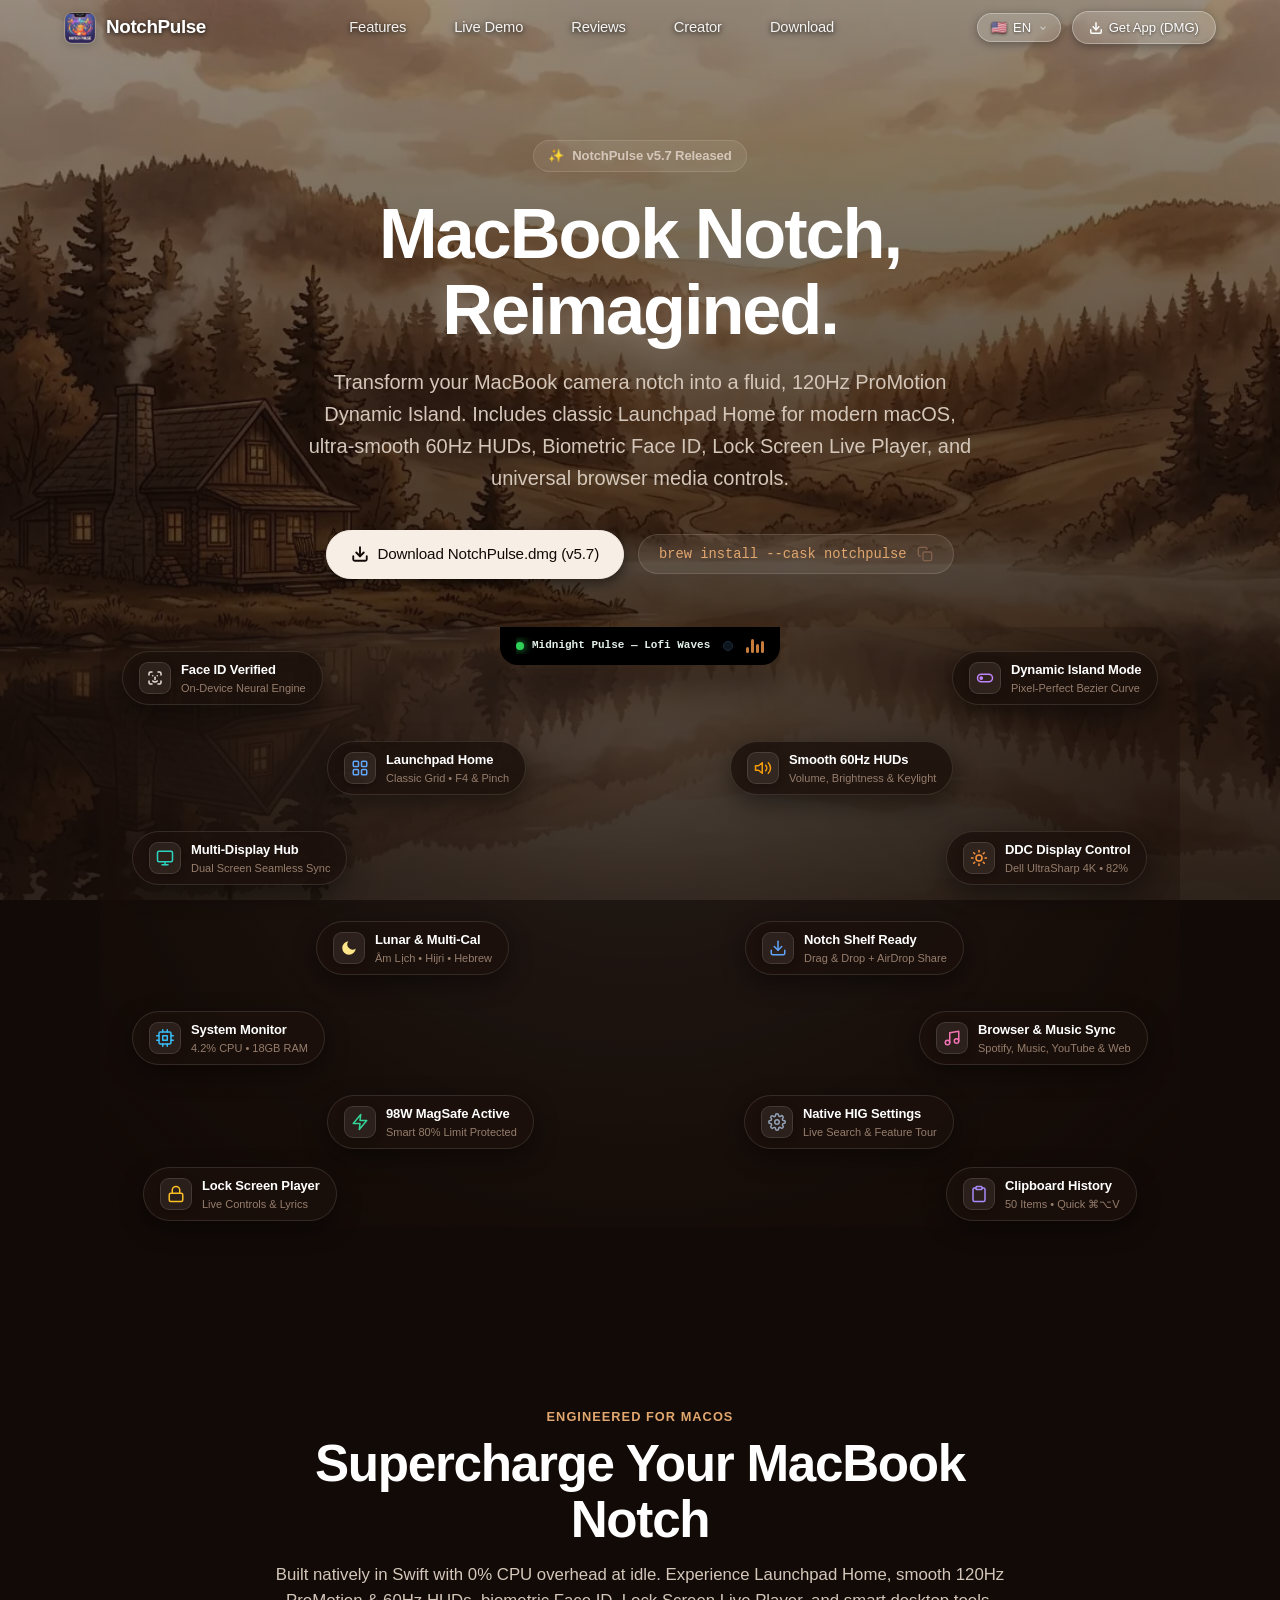
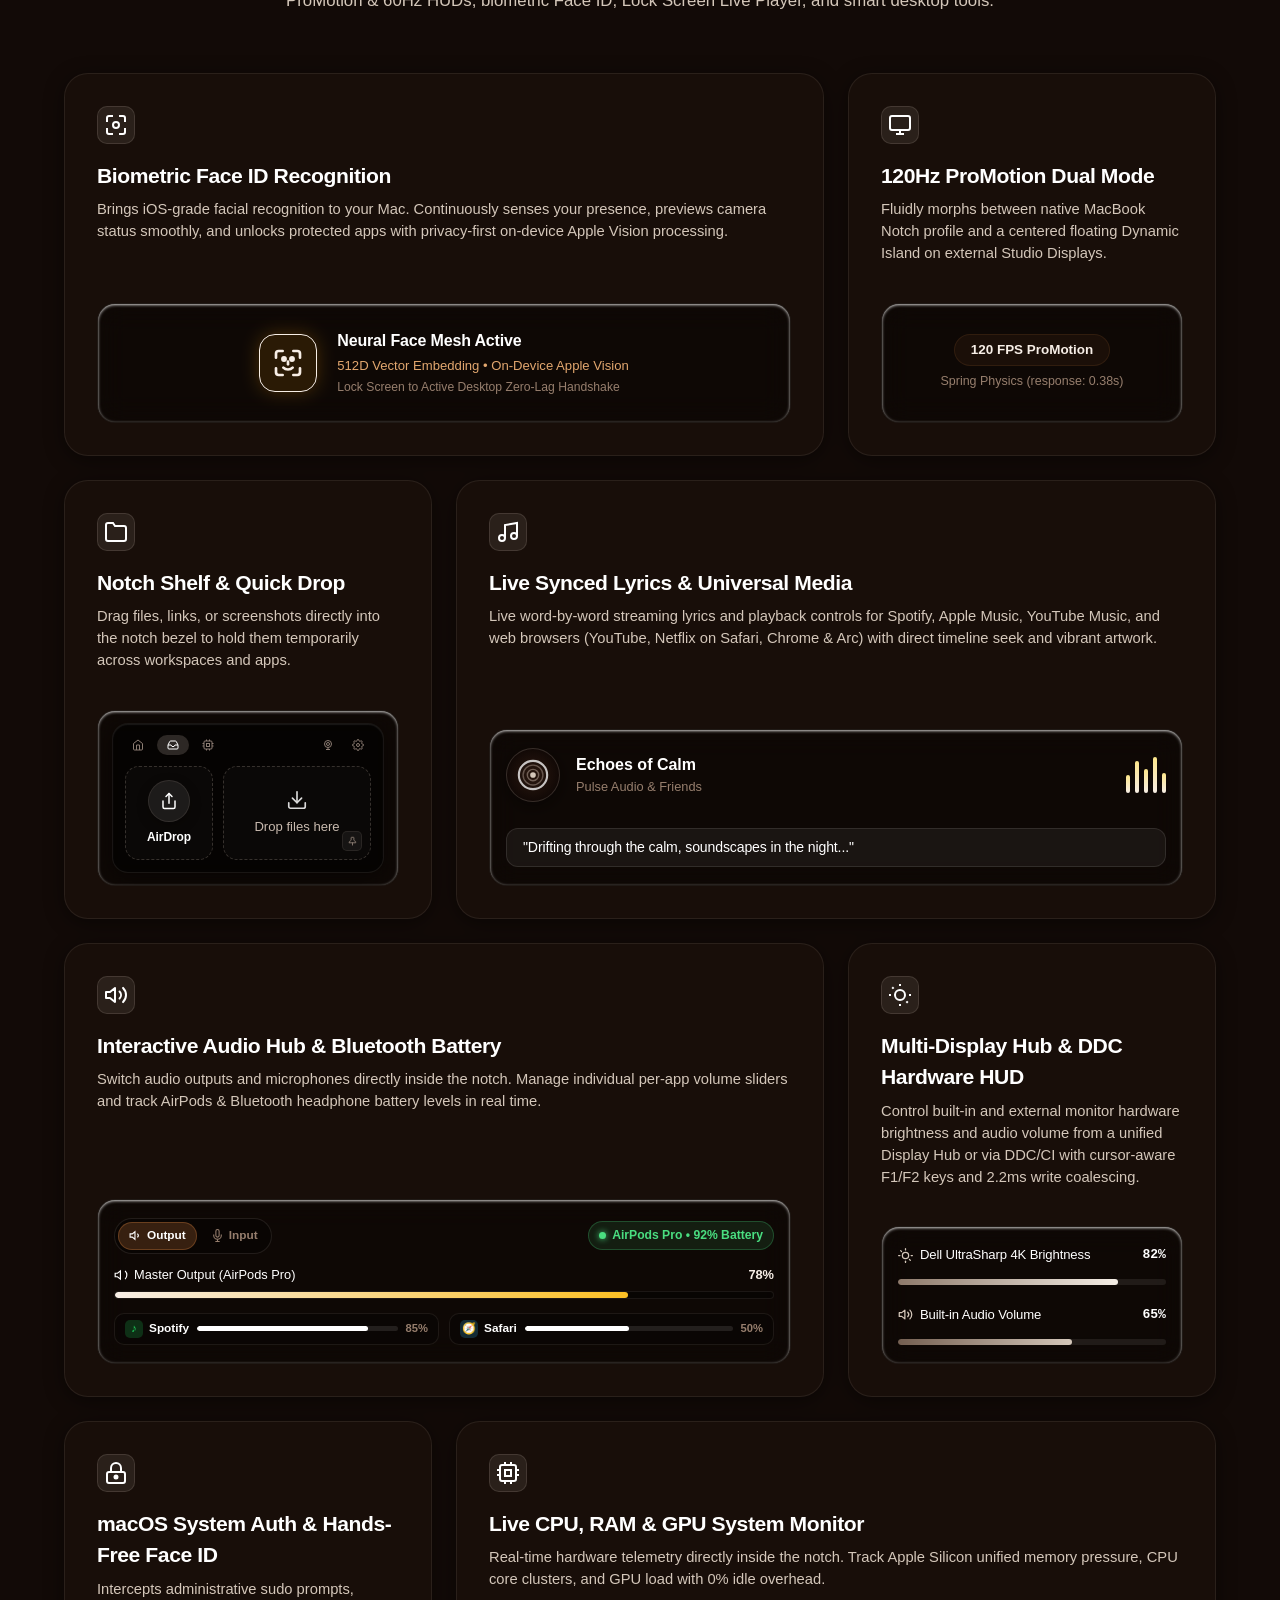
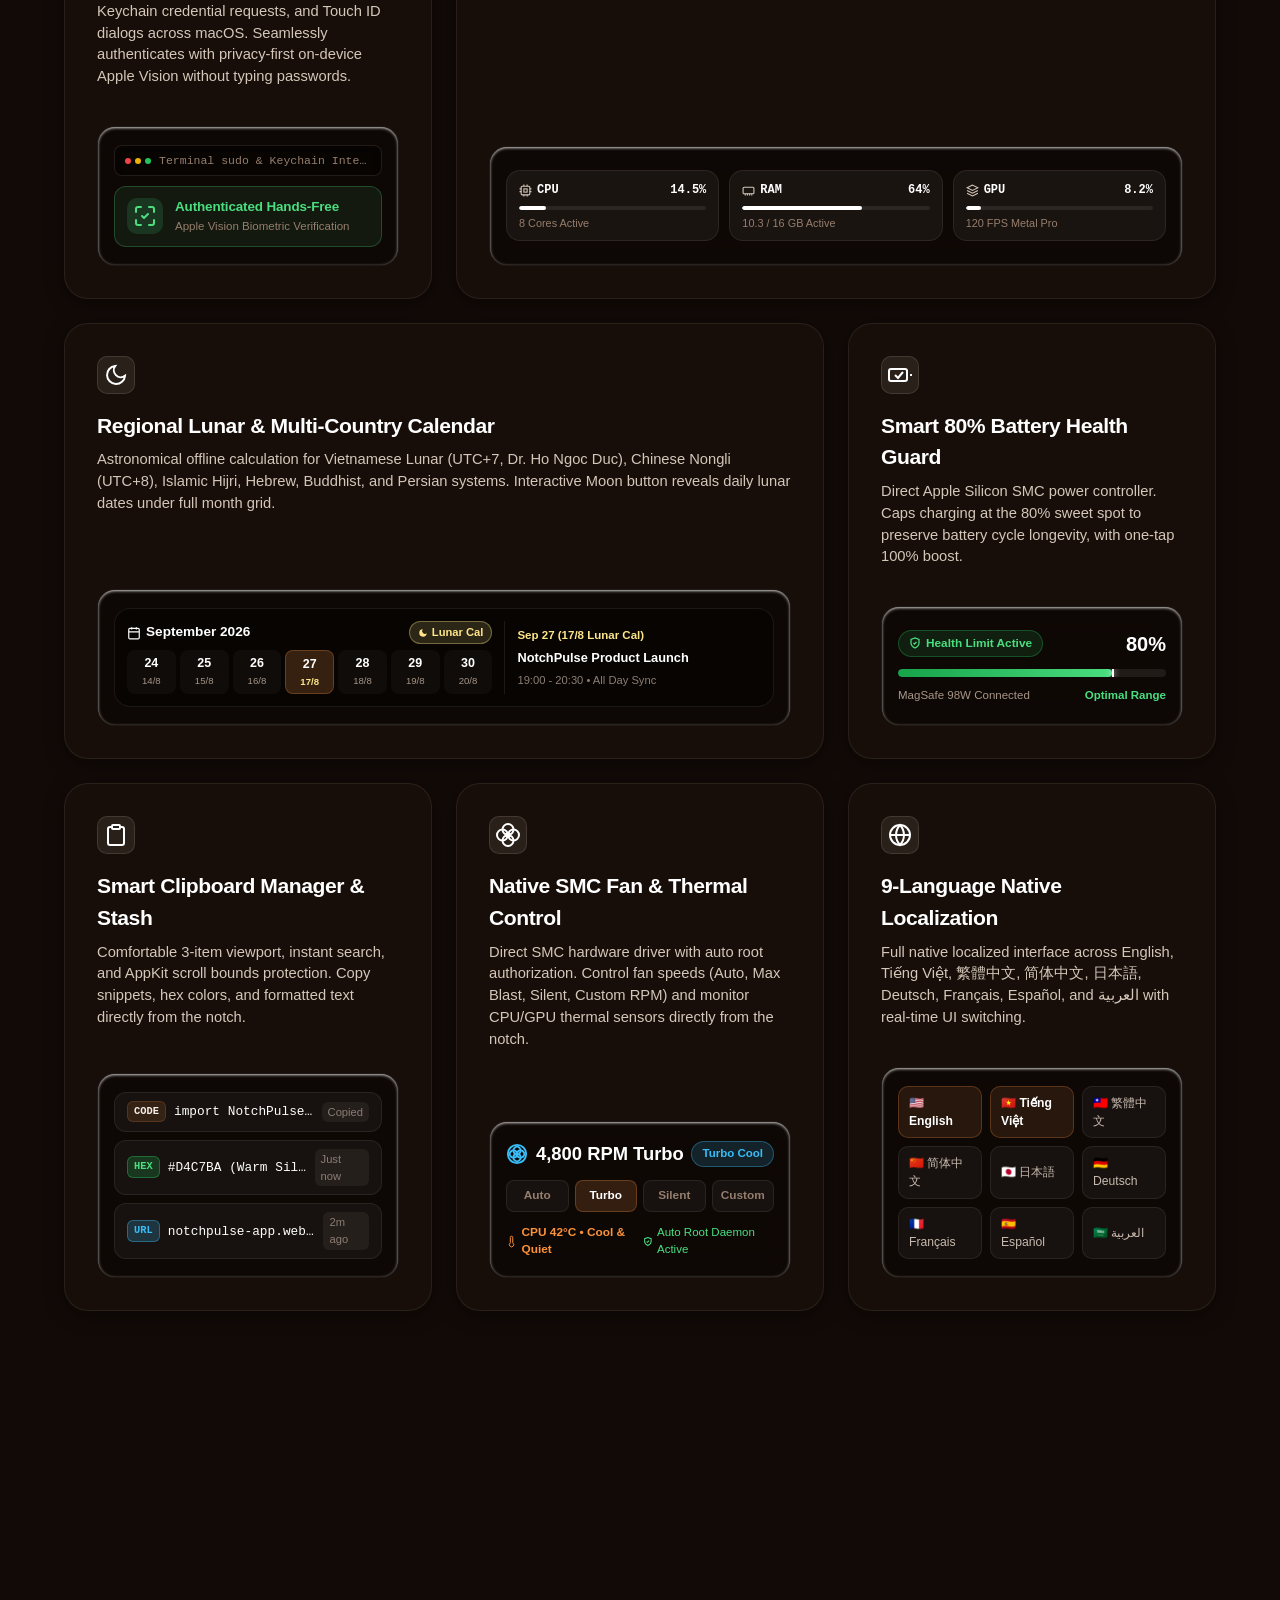
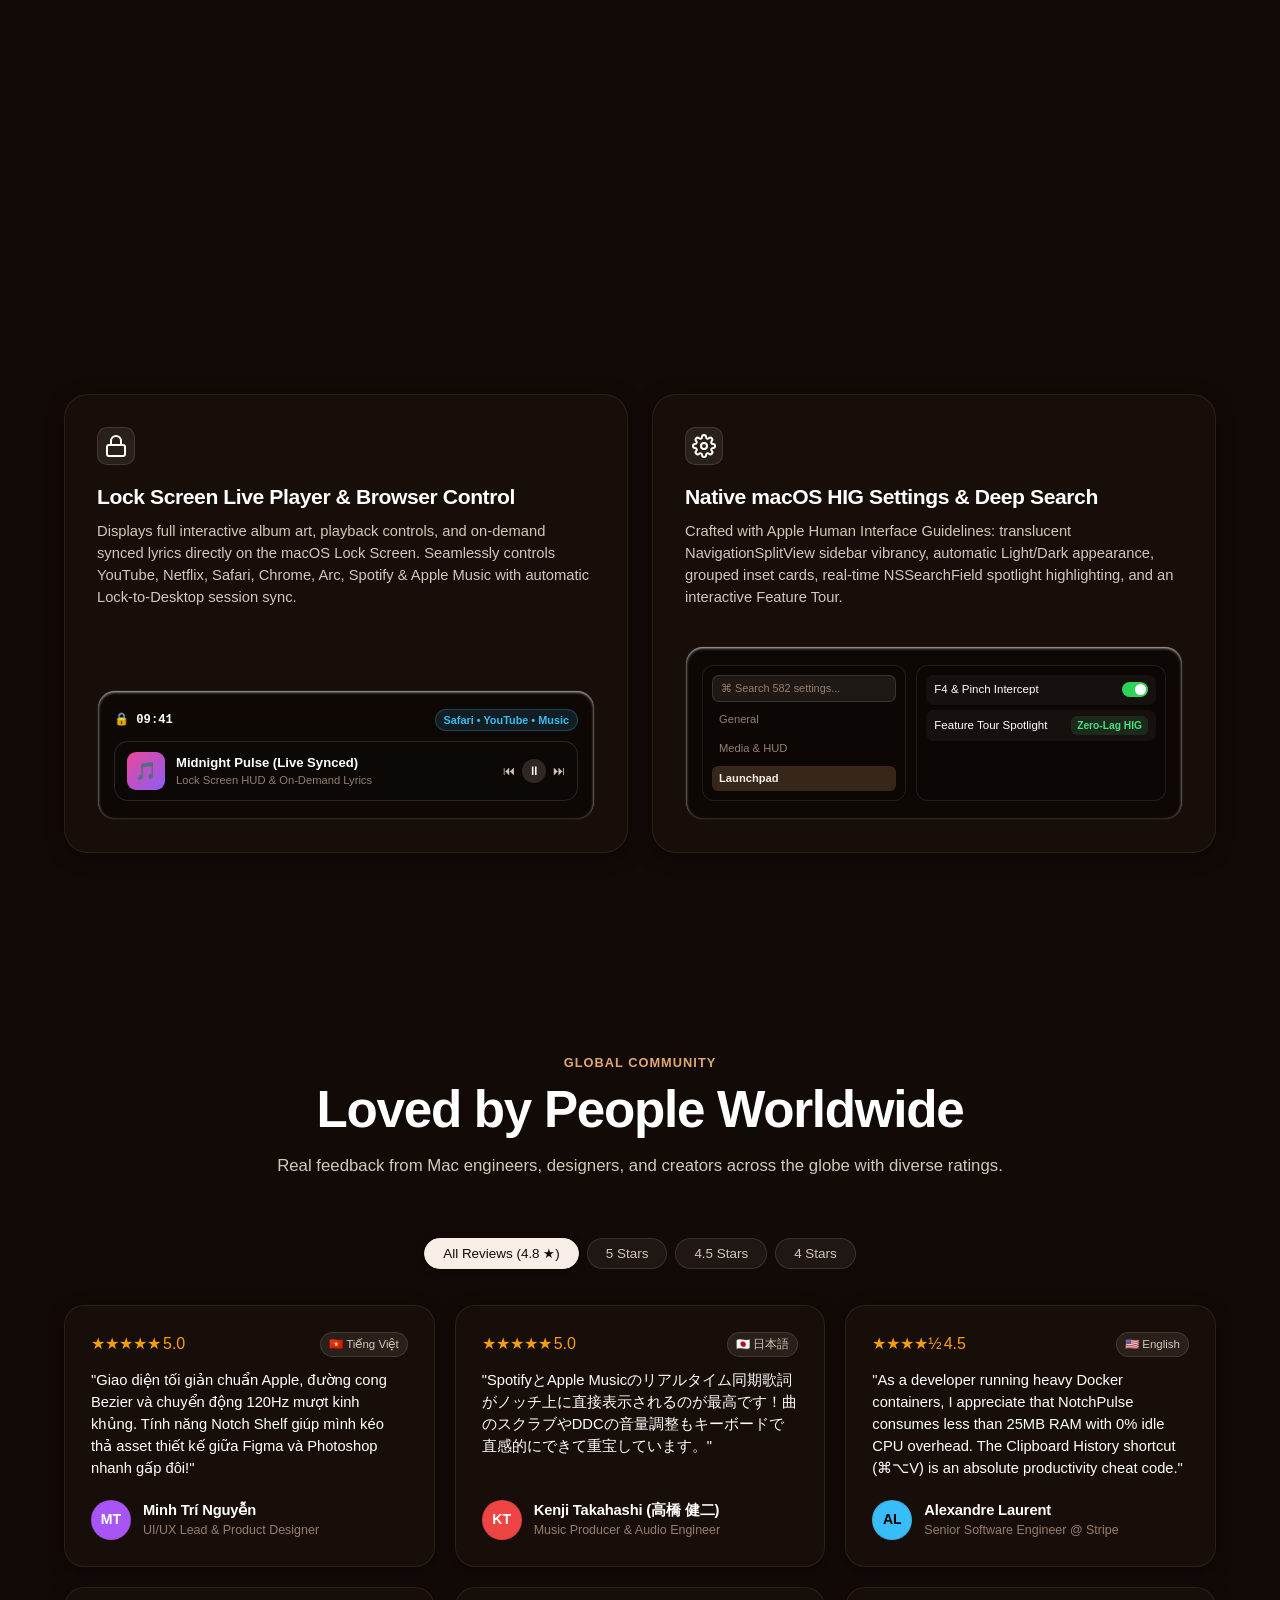
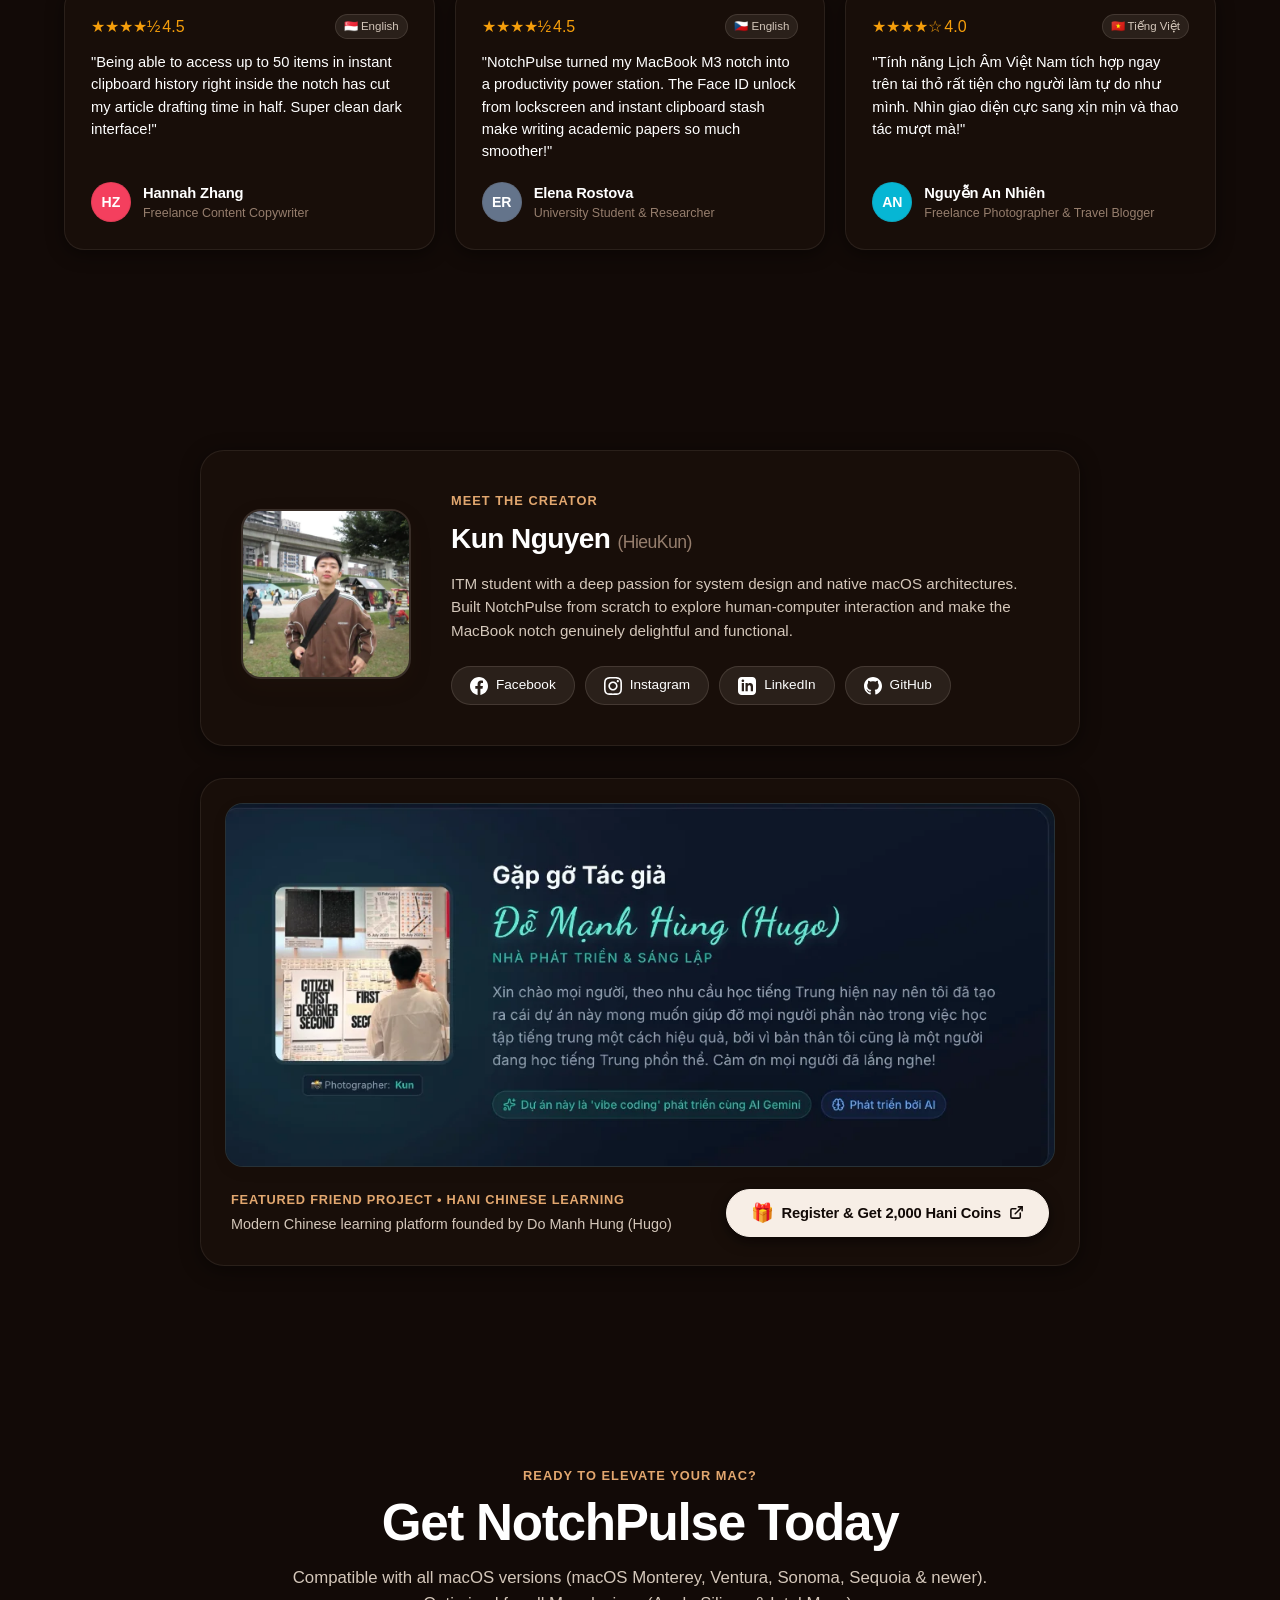
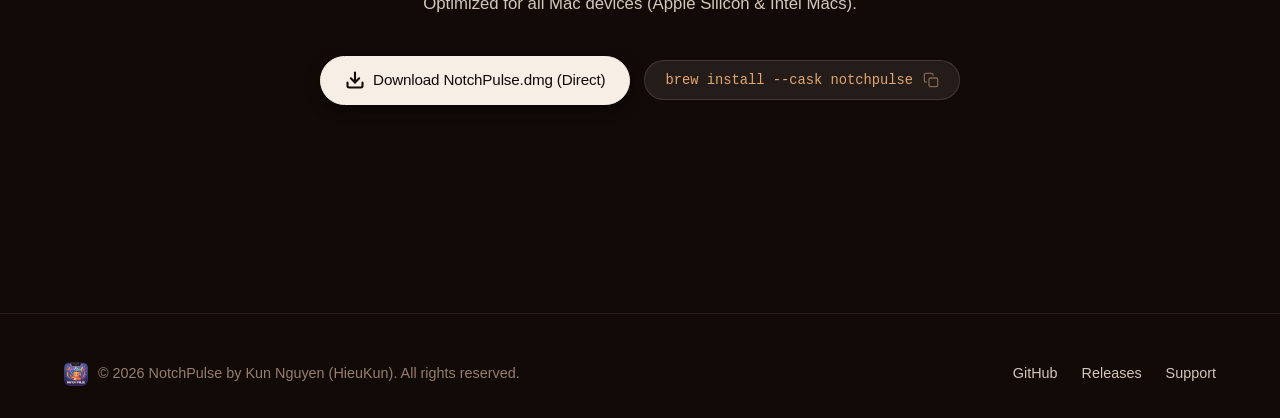
<file: docs/index.html>
<!DOCTYPE html>
<html lang="vi" data-theme="dark" translate="no" class="notranslate">
<head>
  <meta charset="UTF-8">
  <meta name="viewport" content="width=device-width, initial-scale=1.0">
  <meta name="google" content="notranslate">
  <title>NotchPulse — The Ultimate Dynamic Island &amp; Notch Companion for macOS</title>
  <meta name="description" content="NotchPulse transforms your MacBook notch into a fluid, 120Hz ProMotion interactive Dynamic Island with Launchpad Home, smooth 60Hz HUDs, Biometric Face ID, Lock Screen Live Player, and universal browser media controls.">
  <meta name="keywords" content="NotchPulse, notchpulse hieukunn, macos dynamic island, macbook notch app, macos launchpad replacement, HieuKunn">
  <meta name="author" content="HieuKunn (Kun Nguyen)">
  <meta http-equiv="Cache-Control" content="no-cache, no-store, must-revalidate">
  <meta http-equiv="Pragma" content="no-cache">
  <meta http-equiv="Expires" content="0">
  <link rel="canonical" href="https://notchpulse-app.web.app/">
  <link rel="icon" type="image/png" href="assets/logo_clean.png">
  
  <!-- Fonts: Space Mono, Pixelify Sans, Plus Jakarta Sans -->
  <link rel="preconnect" href="https://fonts.googleapis.com">
  <link rel="preconnect" href="https://fonts.gstatic.com" crossorigin>
  <!-- Preload Critical Above-The-Fold Images -->
  <link rel="preload" as="image" href="assets/cozy_bg.webp" type="image/webp" fetchpriority="high">
  <link rel="preload" as="image" href="assets/logo_clean.png">
  
  <link rel="stylesheet" href="style.css?v=43">
</head>
<body>
  <a href="#main-content" class="skip-link visually-hidden" data-i18n="nav.skip">Skip to main content</a>

  <!-- High-Performance Fixed Background Layer (Zero-Latency Local Rendering, GPU Isolated) -->
  <div class="site-bg" style="background-image: url('[data-uri]'); background-size: cover; background-position: center;" aria-hidden="true">
    <picture>
      <source srcset="assets/cozy_bg.webp" type="image/webp">
      <img src="assets/cozy_bg.jpg" alt="" class="site-bg-img" fetchpriority="high" decoding="sync" width="1376" height="768">
    </picture>
    <div class="site-bg-overlay"></div>
  </div>

  <!-- Navigation Bar -->
  <nav class="navbar" id="navbar">
    <div class="container nav-container">
      <a href="#" class="nav-brand">
        <img src="assets/logo_clean.png" alt="NotchPulse Logo" class="nav-logo" width="32" height="32">
        <span>NotchPulse</span>
      </a>

      <ul class="nav-links">
        <li><a href="#features" class="nav-link" data-i18n="nav.features">Features</a></li>
        <li><a href="#interactive-demo" class="nav-link" data-i18n="nav.demo">Live Demo</a></li>
        <li><a href="#reviews" class="nav-link" data-i18n="nav.reviews">Reviews</a></li>
        <li><a href="#creator" class="nav-link" data-i18n="nav.creator">Creator</a></li>
        <li><a href="#download" class="nav-link" data-i18n="nav.download">Download</a></li>
      </ul>

      <div class="nav-actions">
        <!-- Apple-style Language Switcher Popover -->
        <div class="lang-dropdown-wrapper" id="langDropdownWrapper">
          <button class="btn-pill lang-toggle-btn" id="langToggle" aria-label="Select language" aria-haspopup="true" aria-expanded="false">
            <span class="lang-flag" id="langFlag">🇻🇳</span>
            <span class="lang-label" id="langLabel">VI</span>
            <svg class="lang-chevron" width="10" height="10" viewBox="0 0 24 24" fill="none" stroke="currentColor" stroke-width="2.5"><path d="M6 9l6 6 6-6"/></svg>
          </button>
          <div class="lang-dropdown-menu" id="langMenu" role="menu">
            <button class="lang-menu-item" data-lang="vi" role="menuitem">
              <span class="lang-menu-flag">🇻🇳</span>
              <span class="lang-menu-name">Tiếng Việt</span>
              <span class="lang-menu-check">✓</span>
            </button>
            <button class="lang-menu-item" data-lang="en" role="menuitem">
              <span class="lang-menu-flag">🇺🇸</span>
              <span class="lang-menu-name">English</span>
              <span class="lang-menu-check">✓</span>
            </button>
            <button class="lang-menu-item" data-lang="de" role="menuitem">
              <span class="lang-menu-flag">🇩🇪</span>
              <span class="lang-menu-name">Deutsch</span>
              <span class="lang-menu-check">✓</span>
            </button>
            <button class="lang-menu-item" data-lang="ja" role="menuitem">
              <span class="lang-menu-flag">🇯🇵</span>
              <span class="lang-menu-name">日本語</span>
              <span class="lang-menu-check">✓</span>
            </button>
            <button class="lang-menu-item" data-lang="zh-TW" role="menuitem">
              <span class="lang-menu-flag">🇹🇼</span>
              <span class="lang-menu-name">繁體中文</span>
              <span class="lang-menu-check">✓</span>
            </button>
            <button class="lang-menu-item" data-lang="zh-CN" role="menuitem">
              <span class="lang-menu-flag">🇨🇳</span>
              <span class="lang-menu-name">简体中文</span>
              <span class="lang-menu-check">✓</span>
            </button>
            <button class="lang-menu-item" data-lang="fr" role="menuitem">
              <span class="lang-menu-flag">🇫🇷</span>
              <span class="lang-menu-name">Français</span>
              <span class="lang-menu-check">✓</span>
            </button>
            <button class="lang-menu-item" data-lang="es" role="menuitem">
              <span class="lang-menu-flag">🇪🇸</span>
              <span class="lang-menu-name">Español</span>
              <span class="lang-menu-check">✓</span>
            </button>
            <button class="lang-menu-item" data-lang="ar" role="menuitem">
              <span class="lang-menu-flag">🇸🇦</span>
              <span class="lang-menu-name">العربية</span>
              <span class="lang-menu-check">✓</span>
            </button>
          </div>
        </div>

        <!-- Download CTA in Nav -->
        <a href="https://github.com/HieuKunn/NotchPulse-Release-for-everyone/releases/latest/download/NotchPulse.dmg" class="btn-pill btn-download-sm" target="_blank" rel="noopener">
          <svg width="14" height="14" viewBox="0 0 24 24" fill="none" stroke="currentColor" stroke-width="2.5" stroke-linecap="round" stroke-linejoin="round"><path d="M21 15v4a2 2 0 0 1-2 2H5a2 2 0 0 1-2-2v-4"/><polyline points="7 10 12 15 17 10"/><line x1="12" y1="15" x2="12" y2="3"/></svg>
          <span data-i18n="nav.get">Get App (DMG)</span>
        </a>
      </div>
    </div>
  </nav>

  <!-- Hero Section (Instantly visible above the fold) -->
  <header class="hero">
    <div class="container">
      <div class="hero-tag-badge">
        <span>✨</span>
        <span data-i18n="hero.badge">NotchPulse v5.7 Released</span>
      </div>

      <h1 class="hero-title">
        <span class="hero-title-main" data-i18n="hero.titleMain">MacBook Notch,</span>
        <span class="hero-title-accent" data-i18n="hero.titleAccent">Reimagined.</span>
      </h1>

      <p class="hero-subtitle" data-i18n="hero.subtitle">
        Transform your MacBook camera notch into a fluid, 120Hz ProMotion Dynamic Island. Includes classic Launchpad Home for modern macOS, ultra-smooth 60Hz HUDs, Biometric Face ID, Lock Screen Live Player, and universal browser media controls.
      </p>

      <!-- Action Buttons Centered -->
      <div class="hero-cta-group">
        <a href="https://github.com/HieuKunn/NotchPulse-Release-for-everyone/releases/latest/download/NotchPulse.dmg" class="btn-primary" target="_blank" rel="noopener">
          <svg width="18" height="18" viewBox="0 0 24 24" fill="none" stroke="currentColor" stroke-width="2.5" stroke-linecap="round" stroke-linejoin="round" aria-hidden="true"><path d="M21 15v4a2 2 0 0 1-2 2H5a2 2 0 0 1-2-2v-4"/><polyline points="7 10 12 15 17 10"/><line x1="12" y1="15" x2="12" y2="3"/></svg>
          <span data-i18n="hero.downloadBtn">Download NotchPulse.dmg (v5.7)</span>
        </a>

        <!-- Copyable Homebrew command -->
        <button type="button" class="brew-copy-box" id="copyBrewCmd" aria-label="Copy Homebrew install command">
          <code>brew install --cask notchpulse</code>
          <svg class="copy-icon" width="16" height="16" viewBox="0 0 24 24" fill="none" stroke="currentColor" stroke-width="2" stroke-linecap="round" stroke-linejoin="round" aria-hidden="true"><rect x="9" y="9" width="13" height="13" rx="2" ry="2"/><path d="M5 15H4a2 2 0 0 1-2-2V4a2 2 0 0 1 2-2h9a2 2 0 0 1 2 2v1"/></svg>
        </button>
      </div>

      <!-- Organic Floating Nodes & Dynamic Notch Stage -->
      <div id="interactive-demo" style="position: relative; top: -70px;"></div>
      <div class="floating-stage" id="floatingStage">
        
        <!-- Center Floating Dynamic Notch -->
        <div class="stage-notch-wrapper">
          <div class="stage-notch">
            <div class="stage-notch-left">
              <span class="pulse-dot"></span>
              <span class="notch-song" data-i18n="hero.notchSong">Midnight Pulse — Lofi Waves</span>
            </div>
            <div class="stage-notch-center">
              <div class="lens-cutout"></div>
            </div>
            <div class="stage-notch-right">
              <div class="mini-eq" aria-hidden="true">
                <span></span><span></span><span></span><span></span>
              </div>
            </div>
          </div>
        </div>

        <!-- Scattered Floating Interactive Nodes (Balanced 14-Node Constellation) -->
        <!-- Left Wing (7 Nodes) -->
        <!-- 1. Biometric Face ID -->
        <a href="#feat-faceid" class="float-node node-faceid" style="--delay: 0s;">
          <span class="node-icon" aria-hidden="true">
            <svg width="18" height="18" viewBox="0 0 24 24" fill="none" stroke="currentColor" stroke-width="2" stroke-linecap="round" stroke-linejoin="round">
              <path d="M4 8V6a2 2 0 0 1 2-2h2"/>
              <path d="M4 16v2a2 2 0 0 0 2 2h2"/>
              <path d="M16 4h2a2 2 0 0 1 2 2v2"/>
              <path d="M16 20h2a2 2 0 0 0 2-2v-2"/>
              <line x1="9" y1="9" x2="9.01" y2="9"/>
              <line x1="15" y1="9" x2="15.01" y2="9"/>
              <path d="M12 11v3"/>
              <path d="M9 16a4 4 0 0 0 6 0"/>
            </svg>
          </span>
          <div class="node-text">
            <strong data-i18n="chip.faceidTitle">Face ID Verified</strong>
            <span data-i18n="chip.faceidSub">On-Device Neural Engine</span>
          </div>
        </a>

        <!-- 2. Launchpad Home (NEW) -->
        <a href="#feat-launchpad" class="float-node node-launchpad" style="--delay: 1.4s;">
          <span class="node-icon" aria-hidden="true">
            <svg width="18" height="18" viewBox="0 0 24 24" fill="none" stroke="currentColor" stroke-width="2" stroke-linecap="round" stroke-linejoin="round">
              <rect x="3" y="3" width="7" height="7" rx="1.5"/>
              <rect x="14" y="3" width="7" height="7" rx="1.5"/>
              <rect x="3" y="14" width="7" height="7" rx="1.5"/>
              <rect x="14" y="14" width="7" height="7" rx="1.5"/>
            </svg>
          </span>
          <div class="node-text">
            <strong data-i18n="chip.launchpadTitle">Launchpad Home</strong>
            <span data-i18n="chip.launchpadSub">Classic Grid • F4 &amp; Pinch</span>
          </div>
        </a>

        <!-- 3. Multi-Display Hub -->
        <a href="#feat-ddc" class="float-node node-display" style="--delay: 3.2s;">
          <span class="node-icon" aria-hidden="true">
            <svg width="18" height="18" viewBox="0 0 24 24" fill="none" stroke="currentColor" stroke-width="2" stroke-linecap="round" stroke-linejoin="round">
              <rect x="2" y="3" width="20" height="14" rx="2"/>
              <line x1="8" y1="21" x2="16" y2="21"/>
              <line x1="12" y1="17" x2="12" y2="21"/>
            </svg>
          </span>
          <div class="node-text">
            <strong data-i18n="chip.displayTitle">Multi-Display Hub</strong>
            <span data-i18n="chip.displaySub">Dual Screen Seamless Sync</span>
          </div>
        </a>

        <!-- 4. Regional Lunar & Multi-Calendar -->
        <a href="#feat-lunar" class="float-node node-lunar" style="--delay: 1.1s;">
          <span class="node-icon" aria-hidden="true">
            <svg width="18" height="18" viewBox="0 0 24 24" fill="currentColor">
              <path d="M21 12.79A9 9 0 1 1 11.21 3 7 7 0 0 0 21 12.79z"/>
            </svg>
          </span>
          <div class="node-text">
            <strong data-i18n="chip.lunarTitle">Lunar &amp; Multi-Cal</strong>
            <span data-i18n="chip.lunarSub">Âm Lịch • Hijri • Hebrew</span>
          </div>
        </a>

        <!-- 5. System Monitor (Stats) -->
        <a href="#feat-stats" class="float-node node-stats" style="--delay: 2.2s;">
          <span class="node-icon" aria-hidden="true">
            <svg width="18" height="18" viewBox="0 0 24 24" fill="none" stroke="currentColor" stroke-width="2" stroke-linecap="round" stroke-linejoin="round">
              <rect x="4" y="4" width="16" height="16" rx="2"/>
              <rect x="9" y="9" width="6" height="6"/>
              <line x1="9" y1="1" x2="9" y2="4"/>
              <line x1="15" y1="1" x2="15" y2="4"/>
              <line x1="9" y1="20" x2="9" y2="23"/>
              <line x1="15" y1="20" x2="15" y2="23"/>
              <line x1="20" y1="9" x2="23" y2="9"/>
              <line x1="20" y1="15" x2="23" y2="15"/>
              <line x1="1" y1="9" x2="4" y2="9"/>
              <line x1="1" y1="15" x2="4" y2="15"/>
            </svg>
          </span>
          <div class="node-text">
            <strong data-i18n="chip.statsTitle">System Monitor</strong>
            <span data-i18n="chip.statsSub">4.2% CPU • 18GB RAM</span>
          </div>
        </a>

        <!-- 6. MagSafe Battery -->
        <a href="#feat-battery" class="float-node node-battery" style="--delay: 2.8s;">
          <span class="node-icon" aria-hidden="true">
            <svg width="18" height="18" viewBox="0 0 24 24" fill="none" stroke="currentColor" stroke-width="2" stroke-linecap="round" stroke-linejoin="round">
              <polygon points="13 2 3 14 12 14 11 22 21 10 12 10 13 2"/>
            </svg>
          </span>
          <div class="node-text">
            <strong data-i18n="chip.batteryTitle">98W MagSafe Active</strong>
            <span data-i18n="chip.batterySub">Smart 80% Limit Protected</span>
          </div>
        </a>

        <!-- 7. Lock Screen Player -->
        <a href="#feat-lockscreen" class="float-node node-lockscreen" style="--delay: 1.7s;">
          <span class="node-icon" aria-hidden="true">
            <svg width="18" height="18" viewBox="0 0 24 24" fill="none" stroke="currentColor" stroke-width="2" stroke-linecap="round" stroke-linejoin="round">
              <rect x="3" y="11" width="18" height="11" rx="2" ry="2"/>
              <path d="M7 11V7a5 5 0 0 1 10 0v4"/>
            </svg>
          </span>
          <div class="node-text">
            <strong data-i18n="chip.lockscreenTitle">Lock Screen Player</strong>
            <span data-i18n="chip.lockscreenSub">Live Controls &amp; Lyrics</span>
          </div>
        </a>

        <!-- Right Wing (7 Nodes) -->
        <!-- 8. Dynamic Island Mode -->
        <a href="#feat-island" class="float-node node-island" style="--delay: 2.4s;">
          <span class="node-icon" aria-hidden="true">
            <svg width="18" height="18" viewBox="0 0 24 24" fill="none" stroke="currentColor" stroke-width="2" stroke-linecap="round" stroke-linejoin="round">
              <rect x="2" y="7" width="20" height="10" rx="5"/>
              <circle cx="7" cy="12" r="1.5" fill="currentColor"/>
            </svg>
          </span>
          <div class="node-text">
            <strong data-i18n="chip.islandTitle">Dynamic Island Mode</strong>
            <span data-i18n="chip.islandSub">Pixel-Perfect Bezier Curve</span>
          </div>
        </a>

        <!-- 9. Smooth 60Hz Hardware HUDs (NEW) -->
        <a href="#feat-hud" class="float-node node-hud" style="--delay: 0.4s;">
          <span class="node-icon" aria-hidden="true">
            <svg width="18" height="18" viewBox="0 0 24 24" fill="none" stroke="currentColor" stroke-width="2" stroke-linecap="round" stroke-linejoin="round">
              <polygon points="11 5 6 9 2 9 2 15 6 15 11 19 11 5"/>
              <path d="M15.54 8.46a5 5 0 0 1 0 7.07"/>
              <path d="M19.07 4.93a10 10 0 0 1 0 14.14"/>
            </svg>
          </span>
          <div class="node-text">
            <strong data-i18n="chip.hudTitle">Smooth 60Hz HUDs</strong>
            <span data-i18n="chip.hudSub">Volume, Brightness &amp; Keylight</span>
          </div>
        </a>

        <!-- 10. DDC Display Control -->
        <a href="#feat-ddc" class="float-node node-ddc" style="--delay: 0.7s;">
          <span class="node-icon" aria-hidden="true">
            <svg width="18" height="18" viewBox="0 0 24 24" fill="none" stroke="currentColor" stroke-width="2" stroke-linecap="round" stroke-linejoin="round">
              <circle cx="12" cy="12" r="4"/>
              <path d="M12 2v2"/>
              <path d="M12 20v2"/>
              <path d="M4.93 4.93l1.41 1.41"/>
              <path d="M17.66 17.66l1.41 1.41"/>
              <path d="M2 12h2"/>
              <path d="M20 12h2"/>
              <path d="M6.34 17.66l-1.41 1.41"/>
              <path d="M19.07 4.93l-1.41 1.41"/>
            </svg>
          </span>
          <div class="node-text">
            <strong data-i18n="chip.ddcTitle">DDC Display Control</strong>
            <span data-i18n="chip.ddcSub">Dell UltraSharp 4K • 82%</span>
          </div>
        </a>

        <!-- 11. Notch Shelf -->
        <a href="#feat-shelf" class="float-node node-shelf" style="--delay: 3.5s;">
          <span class="node-icon" aria-hidden="true">
            <svg width="18" height="18" viewBox="0 0 24 24" fill="none" stroke="currentColor" stroke-width="2" stroke-linecap="round" stroke-linejoin="round">
              <polyline points="7 10 12 15 17 10"/>
              <line x1="12" y1="3" x2="12" y2="15"/>
              <path d="M21 15v4a2 2 0 0 1-2 2H5a2 2 0 0 1-2-2v-4"/>
            </svg>
          </span>
          <div class="node-text">
            <strong data-i18n="chip.shelfTitle">Notch Shelf Ready</strong>
            <span data-i18n="chip.shelfSub">Drag &amp; Drop + AirDrop Share</span>
          </div>
        </a>

        <!-- 12. Synced Lyrics & Browser Media -->
        <a href="#feat-lyrics" class="float-node node-lyrics" style="--delay: 1.6s;">
          <span class="node-icon" aria-hidden="true">
            <svg width="18" height="18" viewBox="0 0 24 24" fill="none" stroke="currentColor" stroke-width="2" stroke-linecap="round" stroke-linejoin="round">
              <path d="M9 18V5l12-2v13"/>
              <circle cx="6" cy="18" r="3"/>
              <circle cx="18" cy="16" r="3"/>
            </svg>
          </span>
          <div class="node-text">
            <strong data-i18n="chip.lyricsTitle">Browser &amp; Music Sync</strong>
            <span data-i18n="chip.lyricsSub">Spotify, Music, YouTube &amp; Web</span>
          </div>
        </a>

        <!-- 13. Native macOS Settings -->
        <a href="#feat-settings" class="float-node node-settings" style="--delay: 0.5s;">
          <span class="node-icon" aria-hidden="true">
            <svg width="18" height="18" viewBox="0 0 24 24" fill="none" stroke="currentColor" stroke-width="2" stroke-linecap="round" stroke-linejoin="round">
              <circle cx="12" cy="12" r="3"/>
              <path d="M19.4 15a1.65 1.65 0 0 0 .33 1.82l.06.06a2 2 0 0 1-2.83 2.83l-.06-.06a1.65 1.65 0 0 0-1.82-.33 1.65 1.65 0 0 0-1 1.51V21a2 2 0 0 1-4 0v-.09A1.65 1.65 0 0 0 9 19.4a1.65 1.65 0 0 0-1.82.33l-.06.06a2 2 0 0 1-2.83-2.83l.06-.06a1.65 1.65 0 0 0 .33-1.82 1.65 1.65 0 0 0-1.51-1H3a2 2 0 0 1 0-4h.09A1.65 1.65 0 0 0 4.6 9a1.65 1.65 0 0 0-.33-1.82l-.06-.06a2 2 0 0 1 2.83-2.83l.06.06a1.65 1.65 0 0 0 1.82.33H9a1.65 1.65 0 0 0 1-1.51V3a2 2 0 0 1 4 0v.09a1.65 1.65 0 0 0 1 1.51 1.65 1.65 0 0 0 1.82-.33l.06-.06a2 2 0 0 1 2.83 2.83l-.06.06a1.65 1.65 0 0 0-.33 1.82V9a1.65 1.65 0 0 0 1.51 1H21a2 2 0 0 1 0 4h-.09a1.65 1.65 0 0 0-1.51 1z"/>
            </svg>
          </span>
          <div class="node-text">
            <strong data-i18n="chip.settingsTitle">Native HIG Settings</strong>
            <span data-i18n="chip.settingsSub">Live Search &amp; Feature Tour</span>
          </div>
        </a>

        <!-- 14. Clipboard History -->
        <a href="#feat-clipboard" class="float-node node-clipboard" style="--delay: 0.9s;">
          <span class="node-icon" aria-hidden="true">
            <svg width="18" height="18" viewBox="0 0 24 24" fill="none" stroke="currentColor" stroke-width="2" stroke-linecap="round" stroke-linejoin="round">
              <path d="M16 4h2a2 2 0 0 1 2 2v14a2 2 0 0 1-2 2H6a2 2 0 0 1-2-2V6a2 2 0 0 1 2-2h2"/>
              <rect x="8" y="2" width="8" height="4" rx="1" ry="1"/>
            </svg>
          </span>
          <div class="node-text">
            <strong data-i18n="chip.clipboardTitle">Clipboard History</strong>
            <span data-i18n="chip.clipboardSub">50 Items • Quick ⌘⌥V</span>
          </div>
        </a>

      </div>
    </div>
  </header>

  <main id="main-content" tabindex="-1">

  <!-- Bento Grid Feature Showcase Section -->
  <section class="section" id="features">
    <div class="container">
      <div class="section-header fade-in-section">
        <span class="section-tag" data-i18n="features.tag">Engineered for macOS</span>
        <h2 class="section-title" data-i18n="features.title">Supercharge Your MacBook Notch</h2>
        <p class="section-subtitle" data-i18n="features.subtitle">
          Built natively in Swift with 0% CPU overhead at idle. Experience Launchpad Home, smooth 120Hz ProMotion &amp; 60Hz HUDs, biometric Face ID, Lock Screen Live Player, and smart desktop tools.
        </p>
      </div>

      <!-- Bento Grid Layout -->
      <div class="bento-grid">
        
        <!-- Bento 1 (Large 8-col): Biometric Face ID -->
        <div class="bento-card bento-col-8 fade-in-section" id="feat-faceid">
          <div class="bento-header">
            <div class="bento-icon-badge">
              <svg width="24" height="24" viewBox="0 0 24 24" fill="none" stroke="currentColor" stroke-width="2"><path d="M9 3H5a2 2 0 0 0-2 2v4m0 6v4a2 2 0 0 0 2 2h4m6 0h4a2 2 0 0 0 2-2v-4m0-6V5a2 2 0 0 0-2-2h-4"/><circle cx="12" cy="12" r="3"/><path d="M12 9v1"/><path d="M12 14v1"/></svg>
            </div>
            <h3 class="bento-title" data-i18n="feat1.title">Biometric Face ID Recognition</h3>
            <p class="bento-desc" data-i18n="feat1.desc">
              Brings iOS-grade facial recognition to your Mac. Continuously senses your presence, previews camera status smoothly, and unlocks protected apps with privacy-first on-device Apple Vision processing.
            </p>
          </div>

          <div class="bento-preview-box">
            <div style="display: flex; align-items: center; gap: 20px;">
              <div class="faceid-scanner-anim" style="margin-bottom: 0;">
                <svg width="32" height="32" viewBox="0 0 24 24" fill="none" stroke="currentColor" stroke-width="2" stroke-linecap="round" stroke-linejoin="round">
                  <path d="M8 3H5a2 2 0 0 0-2 2v3m0 8v3a2 2 0 0 0 2 2h3m8 0h3a2 2 0 0 0 2-2v-3m0-8V5a2 2 0 0 0-2-2h-3"/>
                  <circle cx="9" cy="9" r="1.2" fill="currentColor"/>
                  <circle cx="15" cy="9" r="1.2" fill="currentColor"/>
                  <path d="M12 11v2"/>
                  <path d="M8.5 15.5c1.8 1.8 5.2 1.8 7 0"/>
                </svg>
              </div>
              <div>
                <div style="font-weight: 600; color: var(--text-primary); font-size: 1rem; letter-spacing: -0.01em;" data-i18n="bento.faceidVerified">Neural Face Mesh Active</div>
                <div style="font-size: 0.82rem; color: var(--accent-bronze); margin-top: 3px; font-weight: 500;" data-i18n="bento.faceidSub">512D Vector Embedding • On-Device Apple Vision</div>
                <div style="font-size: 0.76rem; color: var(--text-muted); margin-top: 2px;" data-i18n="bento.faceidHandshake">Lock Screen to Active Desktop Zero-Lag Handshake</div>
              </div>
            </div>
          </div>
        </div>

        <!-- Bento 2 (4-col): 120Hz ProMotion Dual Mode -->
        <div class="bento-card bento-col-4 fade-in-section delay-1" id="feat-island">
          <div class="bento-header">
            <div class="bento-icon-badge">
              <svg width="24" height="24" viewBox="0 0 24 24" fill="none" stroke="currentColor" stroke-width="2"><rect x="2" y="3" width="20" height="14" rx="2" ry="2"/><line x1="8" y1="21" x2="16" y2="21"/><line x1="12" y1="17" x2="12" y2="21"/></svg>
            </div>
            <h3 class="bento-title" data-i18n="feat2.title">120Hz ProMotion Dual Mode</h3>
            <p class="bento-desc" data-i18n="feat2.desc">
              Fluidly morphs between native MacBook Notch profile and a centered floating Dynamic Island on external Studio Displays.
            </p>
          </div>

          <div class="bento-preview-box">
            <div style="text-align: center;">
              <div style="display: inline-block; padding: 5px 16px; background: rgba(141, 84, 40, 0.1); border: 1px solid rgba(141, 84, 40, 0.2); border-radius: 980px; font-weight: 600; font-size: 0.84rem; color: var(--accent-caramel); margin-bottom: 6px;">120 FPS ProMotion</div>
              <div style="font-size: 0.78rem; color: var(--text-muted);" data-i18n="bento.springPhysics">Spring Physics (response: 0.38s)</div>
            </div>
          </div>
        </div>

        <!-- Bento 3 (4-col): Notch Shelf & Staging Dock -->
        <div class="bento-card bento-col-4 fade-in-section" id="feat-shelf">
          <div class="bento-header">
            <div class="bento-icon-badge">
              <svg width="24" height="24" viewBox="0 0 24 24" fill="none" stroke="currentColor" stroke-width="2"><path d="M22 19a2 2 0 0 1-2 2H4a2 2 0 0 1-2-2V5a2 2 0 0 1 2-2h5l2 3h9a2 2 0 0 1 2 2z"/></svg>
            </div>
            <h3 class="bento-title" data-i18n="feat4.title">Notch Shelf & Quick Drop</h3>
            <p class="bento-desc" data-i18n="feat4.desc">
              Drag files, links, or screenshots directly into the notch bezel to hold them temporarily across workspaces and apps.
            </p>
          </div>

          <div class="bento-preview-box shelf-notch-preview-box">
            <div class="notch-shelf-ui">
              <!-- Notch Top Mini Bar -->
              <div class="notch-shelf-topbar">
                <div class="notch-shelf-tabs">
                  <span class="notch-tab-btn" title="Home">
                    <svg width="12" height="12" viewBox="0 0 24 24" fill="none" stroke="currentColor" stroke-width="2"><path d="M3 9l9-7 9 7v11a2 2 0 0 1-2 2H5a2 2 0 0 1-2-2z"/><polyline points="9 22 9 12 15 12 15 22"/></svg>
                  </span>
                  <span class="notch-tab-btn active" title="Shelf">
                    <svg width="12" height="12" viewBox="0 0 24 24" fill="none" stroke="currentColor" stroke-width="2"><polyline points="22 12 16 12 14 15 10 15 8 12 2 12"/><path d="M5.45 5.11L2 12v6a2 2 0 0 0 2 2h16a2 2 0 0 0 2-2v-6l-3.45-6.89A2 2 0 0 0 16.76 4H7.24a2 2 0 0 0-1.79 1.11z"/></svg>
                  </span>
                  <span class="notch-tab-btn" title="System Monitor">
                    <svg width="12" height="12" viewBox="0 0 24 24" fill="none" stroke="currentColor" stroke-width="2"><rect x="4" y="4" width="16" height="16" rx="2"/><rect x="9" y="9" width="6" height="6"/><line x1="9" y1="1" x2="9" y2="4"/><line x1="15" y1="1" x2="15" y2="4"/><line x1="9" y1="20" x2="9" y2="23"/><line x1="15" y1="20" x2="15" y2="23"/><line x1="20" y1="9" x2="23" y2="9"/><line x1="20" y1="14" x2="23" y2="14"/><line x1="1" y1="9" x2="4" y2="9"/><line x1="1" y1="14" x2="4" y2="14"/></svg>
                  </span>
                </div>
                <div class="notch-shelf-tools">
                  <span class="notch-tool-btn" title="Webcam indicator">
                    <svg width="12" height="12" viewBox="0 0 24 24" fill="none" stroke="currentColor" stroke-width="2"><circle cx="12" cy="10" r="3"/><circle cx="12" cy="10" r="7"/><line x1="12" y1="17" x2="12" y2="21"/><line x1="8" y1="21" x2="16" y2="21"/></svg>
                  </span>
                  <span class="notch-tool-btn" title="Settings">
                    <svg width="12" height="12" viewBox="0 0 24 24" fill="none" stroke="currentColor" stroke-width="2"><circle cx="12" cy="12" r="3"/><path d="M19.4 15a1.65 1.65 0 0 0 .33 1.82l.06.06a2 2 0 0 1 0 2.83 2 2 0 0 1-2.83 0l-.06-.06a1.65 1.65 0 0 0-1.82-.33 1.65 1.65 0 0 0-1 1.51V21a2 2 0 0 1-2 2 2 2 0 0 1-2-2v-.09A1.65 1.65 0 0 0 9 19.4a1.65 1.65 0 0 0-1.82.33l-.06.06a2 2 0 0 1-2.83 0 2 2 0 0 1 0-2.83l.06-.06a1.65 1.65 0 0 0 .33-1.82 1.65 1.65 0 0 0-1.51-1H3a2 2 0 0 1-2-2 2 2 0 0 1 2-2h.09A1.65 1.65 0 0 0 4.6 9a1.65 1.65 0 0 0-.33-1.82l-.06-.06a2 2 0 0 1 0-2.83 2 2 0 0 1 2.83 0l.06.06a1.65 1.65 0 0 0 1.82.33H9a1.65 1.65 0 0 0 1-1.51V3a2 2 0 0 1 2-2 2 2 0 0 1 2 2v.09a1.65 1.65 0 0 0 1 1.51 1.65 1.65 0 0 0 1.82-.33l.06-.06a2 2 0 0 1 2.83 0 2 2 0 0 1 0 2.83l-.06.06a1.65 1.65 0 0 0-.33 1.82V9a1.65 1.65 0 0 0 1.51 1H21a2 2 0 0 1 2 2 2 2 0 0 1-2 2h-.09a1.65 1.65 0 0 0-1.51 1z"/></svg>
                  </span>
                </div>
              </div>

              <!-- Main Zones -->
              <div class="notch-shelf-zones">
                <!-- AirDrop Zone -->
                <div class="notch-shelf-zone airdrop-zone">
                  <div class="airdrop-circle-btn">
                    <svg width="18" height="18" viewBox="0 0 24 24" fill="none" stroke="currentColor" stroke-width="2" stroke-linecap="round" stroke-linejoin="round">
                      <path d="M4 12v8a2 2 0 0 0 2 2h12a2 2 0 0 0 2-2v-8"/>
                      <polyline points="16 6 12 2 8 6"/>
                      <line x1="12" y1="2" x2="12" y2="15"/>
                    </svg>
                  </div>
                  <span class="airdrop-title">AirDrop</span>
                </div>

                <!-- Drop Area Zone -->
                <div class="notch-shelf-zone drop-target-zone">
                  <div class="drop-target-content">
                    <div class="drop-target-icon">
                      <svg width="22" height="22" viewBox="0 0 24 24" fill="none" stroke="currentColor" stroke-width="1.8" stroke-linecap="round" stroke-linejoin="round">
                        <polyline points="7 10 12 15 17 10"/>
                        <line x1="12" y1="3" x2="12" y2="15"/>
                        <path d="M21 15v4a2 2 0 0 1-2 2H5a2 2 0 0 1-2-2v-4"/>
                      </svg>
                    </div>
                    <span class="drop-target-label" data-i18n="shelf.dropText">Drop files here</span>
                  </div>
                  <div class="shelf-pin-badge" title="Pin Shelf">
                    <svg width="11" height="11" viewBox="0 0 24 24" fill="none" stroke="currentColor" stroke-width="2" stroke-linecap="round" stroke-linejoin="round">
                      <line x1="12" y1="17" x2="12" y2="22"/>
                      <path d="M5 17h14v-1.76a2 2 0 0 0-1.11-1.79l-1.78-.89A2 2 0 0 1 15 10.76V6a1 1 0 0 0-1-1h-4a1 1 0 0 0-1 1v4.76a2 2 0 0 1-1.11 1.79l-1.78.9A2 2 0 0 0 5 15.24Z"/>
                    </svg>
                  </div>
                </div>
              </div>
            </div>
          </div>
        </div>

        <!-- Bento 4 (Large 8-col): Real-Time Synced Lyrics & Universal Media -->
        <div class="bento-card bento-col-8 fade-in-section delay-1" id="feat-lyrics">
          <div class="bento-header">
            <div class="bento-icon-badge" aria-hidden="true">
              <svg width="24" height="24" viewBox="0 0 24 24" fill="none" stroke="currentColor" stroke-width="2"><path d="M9 18V5l12-2v13"/><circle cx="6" cy="18" r="3"/><circle cx="18" cy="16" r="3"/></svg>
            </div>
            <h3 class="bento-title" data-i18n="feat3.title">Live Synced Lyrics &amp; Universal Media</h3>
            <p class="bento-desc" data-i18n="feat3.desc">
              Live word-by-word streaming lyrics and playback controls for Spotify, Apple Music, YouTube Music, and web browsers (YouTube, Netflix on Safari, Chrome &amp; Arc) with direct timeline seek and vibrant artwork.
            </p>
          </div>

          <div class="bento-preview-box" style="justify-content: space-between; flex-wrap: wrap; gap: 16px;">
            <div style="display: flex; align-items: center; gap: 16px;">
              <div class="vinyl-disc">
                <svg width="34" height="34" viewBox="0 0 24 24" fill="none">
                  <circle cx="12" cy="12" r="10" stroke="rgba(255,255,255,0.75)" stroke-width="1.5"/>
                  <circle cx="12" cy="12" r="7" stroke="rgba(255,235,220,0.3)" stroke-width="1"/>
                  <circle cx="12" cy="12" r="4" stroke="rgba(255,235,220,0.35)" stroke-width="1"/>
                  <circle cx="12" cy="12" r="2" fill="#D4C7BA"/>
                </svg>
              </div>
              <div>
                <div style="font-weight: 700; color: #fff; font-size: 1rem;">Echoes of Calm</div>
                <div style="font-size: 0.8rem; color: #94a3b8;">Pulse Audio &amp; Friends</div>
              </div>
            </div>

            <!-- Dynamic Equalizer Animation -->
            <div class="equalizer-container">
              <div class="eq-bar"></div>
              <div class="eq-bar"></div>
              <div class="eq-bar"></div>
              <div class="eq-bar"></div>
              <div class="eq-bar"></div>
            </div>

            <div class="lyrics-quote-pill" data-i18n="bento.songLyrics">
              "Drifting through the calm, soundscapes in the night..."
            </div>
          </div>
        </div>

        <!-- Bento 5 (Large 8-col): Interactive Audio Hub & Bluetooth Battery -->
        <div class="bento-card bento-col-8 fade-in-section">
          <div class="bento-header">
            <div class="bento-icon-badge">
              <svg width="24" height="24" viewBox="0 0 24 24" fill="none" stroke="currentColor" stroke-width="2" stroke-linecap="round" stroke-linejoin="round">
                <polygon points="11 5 6 9 2 9 2 15 6 15 11 19 11 5"/>
                <path d="M19.07 4.93a10 10 0 0 1 0 14.14M15.54 8.46a5 5 0 0 1 0 7.07"/>
              </svg>
            </div>
            <h3 class="bento-title" data-i18n="feat12.title">Interactive Audio Hub &amp; Bluetooth Battery</h3>
            <p class="bento-desc" data-i18n="feat12.desc">
              Switch audio outputs and microphones directly inside the notch. Manage individual per-app volume sliders and track AirPods &amp; Bluetooth headphone battery levels in real time.
            </p>
          </div>

          <div class="bento-preview-box">
            <div class="audiohub-preview-widget">
              <!-- Top Switcher -->
              <div class="audiohub-tab-row">
                <div class="audiohub-tabs">
                  <span class="audiohub-tab-pill active">
                    <svg width="13" height="13" viewBox="0 0 24 24" fill="none" stroke="currentColor" stroke-width="2"><polygon points="11 5 6 9 2 9 2 15 6 15 11 19 11 5"/><path d="M15.54 8.46a5 5 0 0 1 0 7.07"/></svg>
                    <span data-i18n="bento.audioTabOutput">Output</span>
                  </span>
                  <span class="audiohub-tab-pill">
                    <svg width="13" height="13" viewBox="0 0 24 24" fill="none" stroke="currentColor" stroke-width="2"><path d="M12 1a3 3 0 0 0-3 3v8a3 3 0 0 0 6 0V4a3 3 0 0 0-3-3z"/><path d="M19 10v2a7 7 0 0 1-14 0v-2"/><line x1="12" y1="19" x2="12" y2="23"/><line x1="8" y1="23" x2="16" y2="23"/></svg>
                    <span data-i18n="bento.audioTabInput">Input</span>
                  </span>
                </div>
                <div class="audiohub-device-pill">
                  <span class="audiohub-bt-dot"></span>
                  <span data-i18n="bento.audioOutputs">AirPods Pro • 92% Battery</span>
                </div>
              </div>

              <!-- Main Output Volume Slider -->
              <div class="audiohub-main-slider">
                <div class="audiohub-slider-head">
                  <span class="audiohub-slider-label">
                    <svg width="14" height="14" viewBox="0 0 24 24" fill="none" stroke="currentColor" stroke-width="2"><polygon points="11 5 6 9 2 9 2 15 6 15 11 19 11 5"/><path d="M19.07 4.93a10 10 0 0 1 0 14.14"/></svg>
                    <span>Master Output (AirPods Pro)</span>
                  </span>
                  <span class="audiohub-pct">78%</span>
                </div>
                <div class="audiohub-bar"><div class="audiohub-fill" style="width: 78%;"></div></div>
              </div>

              <!-- Per-App Volume Mixers -->
              <div class="audiohub-apps-row">
                <div class="audiohub-app-chip">
                  <div class="audiohub-app-info">
                    <span class="audiohub-app-icon" style="background: rgba(30, 215, 96, 0.2); color: #1ed760;">♪</span>
                    <span>Spotify</span>
                  </div>
                  <div class="audiohub-app-bar"><div class="audiohub-app-fill" style="width: 85%;"></div></div>
                  <span class="audiohub-app-vol">85%</span>
                </div>
                <div class="audiohub-app-chip">
                  <div class="audiohub-app-info">
                    <span class="audiohub-app-icon" style="background: rgba(56, 189, 248, 0.2); color: #38bdf8;">🧭</span>
                    <span>Safari</span>
                  </div>
                  <div class="audiohub-app-bar"><div class="audiohub-app-fill" style="width: 50%;"></div></div>
                  <span class="audiohub-app-vol">50%</span>
                </div>
              </div>
            </div>
          </div>
        </div>

        <!-- Bento 6 (4-col): Hardware DDC External Display HUD -->
        <div class="bento-card bento-col-4 fade-in-section delay-1" id="feat-ddc">
          <div class="bento-header">
            <div class="bento-icon-badge" aria-hidden="true">
              <svg width="24" height="24" viewBox="0 0 24 24" fill="none" stroke="currentColor" stroke-width="2"><circle cx="12" cy="12" r="5"/><line x1="12" y1="1" x2="12" y2="3"/><line x1="12" y1="21" x2="12" y2="23"/><line x1="4.22" y1="4.22" x2="5.64" y2="5.64"/><line x1="18.36" y1="18.36" x2="19.78" y2="19.78"/><line x1="1" y1="12" x2="3" y2="12"/><line x1="21" y1="12" x2="23" y2="12"/></svg>
            </div>
            <h3 class="bento-title" data-i18n="feat5.title">Multi-Display Hub &amp; DDC Hardware HUD</h3>
            <p class="bento-desc" data-i18n="feat5.desc">
              Control built-in and external monitor hardware brightness and audio volume from a unified Display Hub or via DDC/CI with cursor-aware F1/F2 keys and 2.2ms write coalescing.
            </p>
          </div>

          <div class="bento-preview-box">
            <div class="ddc-slider-row">
              <div class="ddc-info-row">
                <span class="ddc-label">
                  <svg width="15" height="15" viewBox="0 0 24 24" fill="none" stroke="currentColor" stroke-width="2" stroke-linecap="round" stroke-linejoin="round"><circle cx="12" cy="12" r="5"/><line x1="12" y1="1" x2="12" y2="3"/><line x1="12" y1="21" x2="12" y2="23"/><line x1="4.22" y1="4.22" x2="5.64" y2="5.64"/><line x1="18.36" y1="18.36" x2="19.78" y2="19.78"/><line x1="1" y1="12" x2="3" y2="12"/><line x1="21" y1="12" x2="23" y2="12"/></svg>
                  <span data-i18n="bento.ddcBrightness">Dell UltraSharp 4K Brightness</span>
                </span>
                <span class="ddc-pct">82%</span>
              </div>
              <div class="ddc-slider-bar"><div class="ddc-fill-brightness"></div></div>

              <div class="ddc-info-row" style="margin-top: 6px;">
                <span class="ddc-label">
                  <svg width="15" height="15" viewBox="0 0 24 24" fill="none" stroke="currentColor" stroke-width="2" stroke-linecap="round" stroke-linejoin="round"><polygon points="11 5 6 9 2 9 2 15 6 15 11 19 11 5"/><path d="M19.07 4.93a10 10 0 0 1 0 14.14M15.54 8.46a5 5 0 0 1 0 7.07"/></svg>
                  <span data-i18n="bento.ddcVolume">Built-in Audio Volume</span>
                </span>
                <span class="ddc-pct">65%</span>
              </div>
              <div class="ddc-slider-bar"><div class="ddc-fill-volume"></div></div>
            </div>
          </div>
        </div>

        <!-- Bento 7 (4-col): macOS System Auth Interception -->
        <div class="bento-card bento-col-4 fade-in-section">
          <div class="bento-header">
            <div class="bento-icon-badge">
              <svg width="24" height="24" viewBox="0 0 24 24" fill="none" stroke="currentColor" stroke-width="2" stroke-linecap="round" stroke-linejoin="round">
                <rect x="3" y="11" width="18" height="11" rx="2" ry="2"/>
                <path d="M7 11V7a5 5 0 0 1 10 0v4"/>
                <circle cx="12" cy="16" r="1.5" fill="currentColor"/>
              </svg>
            </div>
            <h3 class="bento-title" data-i18n="feat13.title">macOS System Auth &amp; Hands-Free Face ID</h3>
            <p class="bento-desc" data-i18n="feat13.desc">
              Intercepts administrative sudo prompts, Keychain credential requests, and Touch ID dialogs across macOS. Seamlessly authenticates with privacy-first on-device Apple Vision without typing passwords.
            </p>
          </div>

          <div class="bento-preview-box">
            <div class="auth-preview-widget">
              <!-- Terminal sudo badge -->
              <div class="auth-terminal-bar">
                <span class="auth-term-dots"><i></i><i></i><i></i></span>
                <span class="auth-term-title" data-i18n="bento.authIntercept">Terminal sudo &amp; Keychain Intercept</span>
              </div>
              <!-- Biometric verification glyph -->
              <div class="auth-face-verify">
                <div class="auth-face-ring">
                  <svg width="24" height="24" viewBox="0 0 24 24" fill="none" stroke="#4ade80" stroke-width="2" stroke-linecap="round" stroke-linejoin="round">
                    <path d="M8 3H5a2 2 0 0 0-2 2v3m0 8v3a2 2 0 0 0 2 2h3m8 0h3a2 2 0 0 0 2-2v-3m0-8V5a2 2 0 0 0-2-2h-3"/>
                    <polyline points="9 12 11 14 15 10"/>
                  </svg>
                </div>
                <div class="auth-face-text">
                  <div class="auth-verify-bold" data-i18n="bento.authStatus">Authenticated Hands-Free</div>
                  <div class="auth-verify-sub" data-i18n="bento.authFaceID">Apple Vision Biometric Verification</div>
                </div>
              </div>
            </div>
          </div>
        </div>

        <!-- Bento 8 (Large 8-col): Live CPU, RAM & GPU System Monitor -->
        <div class="bento-card bento-col-8 fade-in-section delay-1" id="feat-stats">
          <div class="bento-header">
            <div class="bento-icon-badge">
              <svg width="24" height="24" viewBox="0 0 24 24" fill="none" stroke="currentColor" stroke-width="2"><rect x="4" y="4" width="16" height="16" rx="2"/><rect x="9" y="9" width="6" height="6"/><line x1="9" y1="1" x2="9" y2="4"/><line x1="15" y1="1" x2="15" y2="4"/><line x1="9" y1="20" x2="9" y2="23"/><line x1="15" y1="20" x2="15" y2="23"/><line x1="20" y1="9" x2="23" y2="9"/><line x1="20" y1="14" x2="23" y2="14"/><line x1="1" y1="9" x2="4" y2="9"/><line x1="1" y1="14" x2="4" y2="14"/></svg>
            </div>
            <h3 class="bento-title" data-i18n="feat6.title">Live CPU, RAM &amp; GPU System Monitor</h3>
            <p class="bento-desc" data-i18n="feat6.desc">
              Real-time hardware telemetry directly inside the notch. Track Apple Silicon unified memory pressure, CPU core clusters, and GPU load with 0% idle overhead.
            </p>
          </div>

          <div class="bento-preview-box">
            <div class="telemetry-grid-preview">
              <!-- CPU Telemetry -->
              <div class="telemetry-pill">
                <div class="telemetry-pill-head">
                  <span class="telemetry-label">
                    <svg width="13" height="13" viewBox="0 0 24 24" fill="none" stroke="currentColor" stroke-width="2"><rect x="4" y="4" width="16" height="16" rx="2"/><rect x="9" y="9" width="6" height="6"/><line x1="9" y1="1" x2="9" y2="4"/><line x1="15" y1="1" x2="15" y2="4"/><line x1="9" y1="20" x2="9" y2="23"/><line x1="15" y1="20" x2="15" y2="23"/><line x1="20" y1="9" x2="23" y2="9"/><line x1="20" y1="14" x2="23" y2="14"/><line x1="1" y1="9" x2="4" y2="9"/><line x1="1" y1="14" x2="4" y2="14"/></svg>
                    <span>CPU</span>
                  </span>
                  <span class="telemetry-pct">14.5%</span>
                </div>
                <div class="telemetry-track">
                  <div class="telemetry-bar" style="width: 14.5%;"></div>
                </div>
                <div class="telemetry-sub" data-i18n="bento.cpuCores">8 Cores Active</div>
              </div>

              <!-- RAM Telemetry -->
              <div class="telemetry-pill">
                <div class="telemetry-pill-head">
                  <span class="telemetry-label">
                    <svg width="13" height="13" viewBox="0 0 24 24" fill="none" stroke="currentColor" stroke-width="2"><rect x="2" y="6" width="20" height="12" rx="2"/><line x1="6" y1="12" x2="6" y2="12"/><line x1="10" y1="12" x2="10" y2="12"/><line x1="14" y1="12" x2="14" y2="12"/><line x1="18" y1="12" x2="18" y2="12"/><line x1="6" y1="18" x2="6" y2="21"/><line x1="10" y1="18" x2="10" y2="21"/><line x1="14" y1="18" x2="14" y2="21"/><line x1="18" y1="18" x2="18" y2="21"/></svg>
                    <span>RAM</span>
                  </span>
                  <span class="telemetry-pct">64%</span>
                </div>
                <div class="telemetry-track">
                  <div class="telemetry-bar" style="width: 64%;"></div>
                </div>
                <div class="telemetry-sub" data-i18n="bento.ramUsage">10.3 / 16 GB Active</div>
              </div>

              <!-- GPU Telemetry -->
              <div class="telemetry-pill">
                <div class="telemetry-pill-head">
                  <span class="telemetry-label">
                    <svg width="13" height="13" viewBox="0 0 24 24" fill="none" stroke="currentColor" stroke-width="2"><polygon points="12 2 2 7 12 12 22 7 12 2"/><polyline points="2 17 12 22 22 17"/><polyline points="2 12 12 17 22 12"/></svg>
                    <span>GPU</span>
                  </span>
                  <span class="telemetry-pct">8.2%</span>
                </div>
                <div class="telemetry-track">
                  <div class="telemetry-bar" style="width: 8.2%;"></div>
                </div>
                <div class="telemetry-sub" data-i18n="bento.gpuFps">120 FPS Metal Pro</div>
              </div>
            </div>
          </div>
        </div>

        <!-- Bento 9 (Large 8-col): Regional Lunar & Multi-Country Calendar -->
        <div class="bento-card bento-col-8 fade-in-section" id="feat-lunar">
          <div class="bento-header">
            <div class="bento-icon-badge">
              <svg width="24" height="24" viewBox="0 0 24 24" fill="none" stroke="currentColor" stroke-width="2"><path d="M21 12.79A9 9 0 1 1 11.21 3 7 7 0 0 0 21 12.79z"/></svg>
            </div>
            <h3 class="bento-title" data-i18n="feat7.title">Regional Lunar &amp; Multi-Country Calendar Engine</h3>
            <p class="bento-desc" data-i18n="feat7.desc">
              Astronomical offline calculation for Vietnamese Lunar (UTC+7, Dr. Ho Ngoc Duc), Chinese Nongli (UTC+8), Islamic Hijri, Hebrew, Buddhist, and Persian systems. Interactive Moon button reveals daily lunar dates under full month grid.
            </p>
          </div>

          <div class="bento-preview-box">
            <div class="calendar-preview-widget">
              <!-- 3/5 Month Grid -->
              <div class="cal-grid-mini">
                <div class="cal-grid-header">
                  <span class="cal-month-title">
                    <svg width="14" height="14" viewBox="0 0 24 24" fill="none" stroke="currentColor" stroke-width="2"><rect x="3" y="4" width="18" height="18" rx="2" ry="2"/><line x1="16" y1="2" x2="16" y2="6"/><line x1="8" y1="2" x2="8" y2="6"/><line x1="3" y1="10" x2="21" y2="10"/></svg>
                    <span data-i18n="feat7.monthTitle">September 2026</span>
                  </span>
                  <span class="cal-moon-badge" title="Lunar mode active">
                    <svg width="10" height="10" viewBox="0 0 24 24" fill="currentColor"><path d="M21 12.79A9 9 0 1 1 11.21 3 7 7 0 0 0 21 12.79z"/></svg>
                    <span data-i18n="feat7.moonBadge">Lunar Cal</span>
                  </span>
                </div>
                <div class="cal-days-mini-row">
                  <div class="cal-day-cell"><span class="cal-solar-num">24</span><span class="cal-lunar-sub">14/8</span></div>
                  <div class="cal-day-cell"><span class="cal-solar-num">25</span><span class="cal-lunar-sub">15/8</span></div>
                  <div class="cal-day-cell"><span class="cal-solar-num">26</span><span class="cal-lunar-sub">16/8</span></div>
                  <div class="cal-day-cell active"><span class="cal-solar-num">27</span><span class="cal-lunar-sub">17/8</span></div>
                  <div class="cal-day-cell"><span class="cal-solar-num">28</span><span class="cal-lunar-sub">18/8</span></div>
                  <div class="cal-day-cell"><span class="cal-solar-num">29</span><span class="cal-lunar-sub">19/8</span></div>
                  <div class="cal-day-cell"><span class="cal-solar-num">30</span><span class="cal-lunar-sub">20/8</span></div>
                </div>
              </div>

              <!-- 2/5 Event Panel -->
              <div class="cal-event-panel-mini">
                <span class="cal-event-badge" data-i18n="feat7.eventBadge">Sep 27 (17/8 Lunar Cal)</span>
                <span class="cal-event-title" data-i18n="feat7.eventTitle">NotchPulse Product Launch</span>
                <span class="cal-event-time" data-i18n="feat7.eventTime">19:00 - 20:30 • All Day Sync</span>
              </div>
            </div>
          </div>
        </div>

        <!-- Bento 10 (4-col): Smart Battery Health & 80% Limit -->
        <div class="bento-card bento-col-4 fade-in-section delay-1" id="feat-battery">
          <div class="bento-header">
            <div class="bento-icon-badge">
              <svg width="24" height="24" viewBox="0 0 24 24" fill="none" stroke="currentColor" stroke-width="2"><rect x="1" y="6" width="18" height="12" rx="2"/><line x1="23" y1="11" x2="23" y2="13"/><polyline points="7 12 10 15 15 9"/></svg>
            </div>
            <h3 class="bento-title" data-i18n="feat8.title">Smart 80% Battery Health Guard</h3>
            <p class="bento-desc" data-i18n="feat8.desc">
              Direct Apple Silicon SMC power controller. Caps charging at the 80% sweet spot to preserve battery cycle longevity, with one-tap 100% boost.
            </p>
          </div>

          <div class="bento-preview-box">
            <div class="battery-limit-widget">
              <div class="battery-status-head">
                <span class="battery-shield-tag">
                  <svg width="12" height="12" viewBox="0 0 24 24" fill="none" stroke="currentColor" stroke-width="2.5"><path d="M12 22s8-4 8-10V5l-8-3-8 3v7c0 6 8 10 8 10z"/><polyline points="9 12 11 14 15 10"/></svg>
                  <span>Health Limit Active</span>
                </span>
                <span class="battery-pct-main">80%</span>
              </div>
              <div class="battery-bar-container">
                <div class="battery-bar-fill"></div>
                <div class="battery-limit-marker" title="80% Threshold"></div>
              </div>
              <div class="battery-sub-info">
                <span>MagSafe 98W Connected</span>
                <span style="color: #4ade80; font-weight: 600;">Optimal Range</span>
              </div>
            </div>
          </div>
        </div>

        <!-- Trio Row: Bento 11 (4-col), Bento 12 (4-col), Bento 13 (4-col) -->

        <!-- Bento 11 (4-col): Smart Clipboard History & Quick Stash -->
        <div class="bento-card bento-col-4 fade-in-section" id="feat-clipboard">
          <div class="bento-header">
            <div class="bento-icon-badge">
              <svg width="24" height="24" viewBox="0 0 24 24" fill="none" stroke="currentColor" stroke-width="2"><path d="M16 4h2a2 2 0 0 1 2 2v14a2 2 0 0 1-2 2H6a2 2 0 0 1-2-2V6a2 2 0 0 1 2-2h2"/><rect x="8" y="2" width="8" height="4" rx="1" ry="1"/></svg>
            </div>
            <h3 class="bento-title" data-i18n="feat9.title">Smart Clipboard Manager &amp; Stash</h3>
            <p class="bento-desc" data-i18n="feat9.desc">
              Access recent clips, code snippets, formatted text, and color hexes right inside the notch. Filter by app, search history in milliseconds, and paste instantly.
            </p>
          </div>

          <div class="bento-preview-box">
            <div class="clipboard-preview-widget">
              <div class="clipboard-item-row">
                <div class="clipboard-item-left">
                  <span class="clipboard-tag">CODE</span>
                  <span class="clipboard-text">import NotchPulseApp</span>
                </div>
                <span class="clipboard-copy-btn">Copied</span>
              </div>
              <div class="clipboard-item-row">
                <div class="clipboard-item-left">
                  <span class="clipboard-tag" style="background: rgba(34, 197, 94, 0.2); border-color: rgba(34, 197, 94, 0.4); color: #4ade80;">HEX</span>
                  <span class="clipboard-text">#D4C7BA (Warm Silk)</span>
                </div>
                <span class="clipboard-copy-btn">Just now</span>
              </div>
              <div class="clipboard-item-row">
                <div class="clipboard-item-left">
                  <span class="clipboard-tag" style="background: rgba(56, 189, 248, 0.2); border-color: rgba(56, 189, 248, 0.4); color: #38bdf8;">URL</span>
                  <span class="clipboard-text">notchpulse-app.web.app</span>
                </div>
                <span class="clipboard-copy-btn">2m ago</span>
              </div>
            </div>
          </div>
        </div>

        <!-- Bento 12 (4-col): Native SMC Fan & Thermal Control -->
        <div class="bento-card bento-col-4 fade-in-section delay-1">
          <div class="bento-header">
            <div class="bento-icon-badge">
              <svg width="24" height="24" viewBox="0 0 24 24" fill="none" stroke="currentColor" stroke-width="2" stroke-linecap="round" stroke-linejoin="round">
                <path d="M12 12c0-3 2.5-5.5 5.5-5.5S23 9 23 12s-2.5 5.5-5.5 5.5S12 15 12 12Z"/>
                <path d="M12 12c-3 0-5.5-2.5-5.5-5.5S9 1 12 1s5.5 2.5 5.5 5.5S15 12 12 12Z"/>
                <path d="M12 12c0 3-2.5 5.5-5.5 5.5S1 15 1 12s2.5-5.5 5.5-5.5S12 9 12 12Z"/>
                <path d="M12 12c3 0 5.5 2.5 5.5 5.5S15 23 12 23s-5.5-2.5-5.5-5.5S9 12 12 12Z"/>
                <circle cx="12" cy="12" r="2"/>
              </svg>
            </div>
            <h3 class="bento-title" data-i18n="feat11.title">Native SMC Fan &amp; Thermal Control</h3>
            <p class="bento-desc" data-i18n="feat11.desc">
              Direct SMC hardware driver with auto root authorization. Control fan speeds (Auto, Max Blast, Silent, Custom RPM) and monitor CPU/GPU thermal sensors directly from the notch.
            </p>
          </div>

          <div class="bento-preview-box">
            <div class="fan-preview-widget">
              <div class="fan-status-row">
                <div class="fan-rpm-badge">
                  <svg class="fan-spin-svg" width="22" height="22" viewBox="0 0 24 24" fill="none" stroke="currentColor" stroke-width="2" stroke-linecap="round" stroke-linejoin="round" style="color: #38bdf8;">
                    <circle cx="12" cy="12" r="10"/>
                    <path d="M12 12c0-3 2-4 4-4s4 2 4 4-2 4-4 4-4-1-4-4Z"/>
                    <path d="M12 12c-3 0-4-2-4-4s2-4 4-4 4 2 4 4-1 4-4 4Z"/>
                    <path d="M12 12c0 3-2 4-4 4s-4-2-4-4 2-4 4-4 4 1 4 4Z"/>
                    <path d="M12 12c3 0 4 2 4 4s-2 4-4 4-4-2-4-4 1-4 4-4Z"/>
                  </svg>
                  <span class="fan-rpm-val" data-i18n="bento.fanRpm">4,800 RPM Turbo</span>
                </div>
                <span class="fan-turbo-pill">Turbo Cool</span>
              </div>
              <div class="fan-modes-row">
                <span class="fan-mode-btn">Auto</span>
                <span class="fan-mode-btn active">Turbo</span>
                <span class="fan-mode-btn">Silent</span>
                <span class="fan-mode-btn">Custom</span>
              </div>
              <div class="fan-sub-info">
                <span class="fan-temp-tag">
                  <svg width="13" height="13" viewBox="0 0 24 24" fill="none" stroke="currentColor" stroke-width="2"><path d="M14 14.76V3.5a2.5 2.5 0 0 0-5 0v11.26a4.5 4.5 0 1 0 5 0z"/></svg>
                  <span data-i18n="bento.fanCpuTemp">CPU 42°C • Cool &amp; Quiet</span>
                </span>
                <span style="font-size: 0.72rem; color: #4ade80; display: inline-flex; align-items: center; gap: 4px;">
                  <svg width="11" height="11" viewBox="0 0 24 24" fill="none" stroke="currentColor" stroke-width="2.5"><path d="M12 22s8-4 8-10V5l-8-3-8 3v7c0 6 8 10 8 10z"/><polyline points="9 12 11 14 15 10"/></svg>
                  <span data-i18n="bento.fanRootAuth">Auto Root Daemon Active</span>
                </span>
              </div>
            </div>
          </div>
        </div>

        <!-- Bento 13 (4-col): 9-Language Native Localization -->
        <div class="bento-card bento-col-4 fade-in-section delay-2">
          <div class="bento-header">
            <div class="bento-icon-badge">
              <svg width="24" height="24" viewBox="0 0 24 24" fill="none" stroke="currentColor" stroke-width="2"><circle cx="12" cy="12" r="10"/><line x1="2" y1="12" x2="22" y2="12"/><path d="M12 2a15.3 15.3 0 0 1 4 10 15.3 15.3 0 0 1-4 10 15.3 15.3 0 0 1-4-10 15.3 15.3 0 0 1 4-10z"/></svg>
            </div>
            <h3 class="bento-title" data-i18n="feat10.title">9-Language Native Localization</h3>
            <p class="bento-desc" data-i18n="feat10.desc">
              Full native localized interface across English, Tiếng Việt, 繁體中文, 简体中文, 日本語, Deutsch, Français, Español, and العربية with real-time UI switching.
            </p>
          </div>

          <div class="bento-preview-box">
            <div class="lang-grid-widget">
              <div class="lang-pill-item active">🇺🇸 English</div>
              <div class="lang-pill-item active">🇻🇳 Tiếng Việt</div>
              <div class="lang-pill-item">🇹🇼 繁體中文</div>
              <div class="lang-pill-item">🇨🇳 简体中文</div>
              <div class="lang-pill-item">🇯🇵 日本語</div>
              <div class="lang-pill-item">🇩🇪 Deutsch</div>
              <div class="lang-pill-item">🇫🇷 Français</div>
              <div class="lang-pill-item">🇪🇸 Español</div>
              <div class="lang-pill-item">🇸🇦 العربية</div>
            </div>
          </div>
        </div>

        <!-- Bento 14 (Large 8-col): Launchpad Home for Modern macOS -->
        <div class="bento-card bento-col-8 fade-in-section" id="feat-launchpad">
          <div class="bento-header">
            <div class="bento-icon-badge" aria-hidden="true">
              <svg width="24" height="24" viewBox="0 0 24 24" fill="none" stroke="currentColor" stroke-width="2" stroke-linecap="round" stroke-linejoin="round">
                <rect x="3" y="3" width="7" height="7" rx="1.5"/>
                <rect x="14" y="3" width="7" height="7" rx="1.5"/>
                <rect x="3" y="14" width="7" height="7" rx="1.5"/>
                <rect x="14" y="14" width="7" height="7" rx="1.5"/>
              </svg>
            </div>
            <h3 class="bento-title" data-i18n="feat14.title">Launchpad Home for Modern macOS</h3>
            <p class="bento-desc" data-i18n="feat14.desc">
              Restores the classic full-screen paged app grid on every macOS version. Features mouse drag &amp; two-finger swipe paging, folders, instant notch search, edge-to-edge 4K/5K display scaling, and deep interception of F4 keys, Hot Corners, Dock &amp; pinch gestures.
            </p>
          </div>

          <div class="bento-preview-box">
            <div class="launchpad-preview-widget launchpad-stage">
              <div class="launchpad-stage-header">
                <div class="launchpad-search-pill">
                  <svg width="12" height="12" viewBox="0 0 24 24" fill="none" stroke="currentColor" stroke-width="2.2" aria-hidden="true"><circle cx="11" cy="11" r="8"/><line x1="21" y1="21" x2="16.65" y2="16.65"/></svg>
                  <span data-i18n="bento.lpSearch">Search apps &amp; folders (⇧⌘L)</span>
                </div>
              </div>

              <div class="launchpad-apps-grid" aria-label="Launchpad 3-row app grid preview">
                <!-- Row 1 -->
                <div class="lp-app-tile"><span class="lp-app-sq" style="background: linear-gradient(145deg, #2294fb, #1368e6);">A</span><span>App Store</span></div>
                <div class="lp-app-tile"><span class="lp-app-sq" style="background: linear-gradient(145deg, #25b4ff, #1c6ef2);">🧭</span><span>Safari</span></div>
                <div class="lp-app-tile"><span class="lp-app-sq" style="background: linear-gradient(145deg, #4ade80, #16a34a);">💬</span><span>Messages</span></div>
                <div class="lp-app-tile"><span class="lp-app-sq" style="background: linear-gradient(145deg, #38bdf8, #2563eb);">✉️</span><span>Mail</span></div>
                <div class="lp-app-tile"><span class="lp-app-sq" style="background: linear-gradient(145deg, #34d399, #0284c7);">🗺️</span><span>Maps</span></div>
                <div class="lp-app-tile"><span class="lp-app-sq" style="background: linear-gradient(145deg, #f472b6, #a855f7);">🌸</span><span>Photos</span></div>
                <div class="lp-app-tile"><span class="lp-app-sq" style="background: linear-gradient(145deg, #4ade80, #15803d);">📹</span><span>FaceTime</span></div>

                <!-- Row 2 -->
                <div class="lp-app-tile"><span class="lp-app-sq" style="background: linear-gradient(145deg, #fb7185, #e11d48);">📅</span><span>Calendar</span></div>
                <div class="lp-app-tile"><span class="lp-app-sq" style="background: linear-gradient(145deg, #60a5fa, #3b82f6);">☑️</span><span>Reminders</span></div>
                <div class="lp-app-tile"><span class="lp-app-sq" style="background: linear-gradient(145deg, #fbbf24, #d97706);">📝</span><span>Notes</span></div>
                <div class="lp-app-tile"><span class="lp-app-sq" style="background: linear-gradient(145deg, #fb7185, #e11d48);">🎵</span><span>Music</span></div>
                <div class="lp-app-tile"><span class="lp-app-sq" style="background: linear-gradient(145deg, #c084fc, #7e22ce);">🎙️</span><span>Podcasts</span></div>
                <div class="lp-app-tile"><span class="lp-app-sq" style="background: linear-gradient(145deg, #38bdf8, #1d4ed8);">🔨</span><span>Xcode</span></div>
                <div class="lp-app-tile"><span class="lp-app-sq" style="background: linear-gradient(145deg, #334155, #0f172a);">⌘_</span><span>Terminal</span></div>

                <!-- Row 3 -->
                <div class="lp-app-tile"><span class="lp-app-sq" style="background: linear-gradient(145deg, #94a3b8, #475569);">⚙️</span><span>Settings</span></div>
                <div class="lp-app-tile"><span class="lp-app-sq" style="background: linear-gradient(145deg, #2dd4bf, #0f766e);">〰️</span><span>Freeform</span></div>
                <div class="lp-app-tile"><span class="lp-app-sq" style="background: linear-gradient(145deg, #a78bfa, #4f46e5);">🦋</span><span>Journal</span></div>
                <div class="lp-app-tile"><span class="lp-app-sq" style="background: linear-gradient(145deg, #f472b6, #6366f1);">◈</span><span>Shortcuts</span></div>
                <div class="lp-app-tile"><span class="lp-app-sq" style="background: linear-gradient(145deg, #3b82f6, #1e3a8a);">📈</span><span>Activity</span></div>
                <div class="lp-app-tile lp-folder-tile">
                  <span class="lp-folder-mini"><i></i><i></i><i></i><i></i><i></i><i></i><i></i><i></i><i></i></span>
                  <span data-i18n="bento.lpFolderUtilities">Dev Tools</span>
                </div>
                <div class="lp-app-tile lp-folder-tile">
                  <span class="lp-folder-mini"><i></i><i></i><i></i><i></i><i></i><i></i><i></i><i></i><i></i></span>
                  <span>Utilities</span>
                </div>
              </div>

              <div class="launchpad-page-dots" aria-hidden="true">
                <span class="lp-dot active"></span>
                <span class="lp-dot"></span>
                <span class="lp-dot"></span>
              </div>

              <div class="launchpad-footer-badges">
                <span class="lp-badge-pill" data-i18n="bento.lpBadgeScaling">4K/5K Edge-to-Edge Scaling</span>
                <span class="lp-badge-pill" data-i18n="bento.lpBadgeIntercept">F4 • Hot Corner • 4-Finger Pinch</span>
              </div>
            </div>
          </div>
        </div>

        <!-- Bento 15 (4-col): Ultra-Smooth 60Hz Hardware HUDs -->
        <div class="bento-card bento-col-4 fade-in-section delay-1" id="feat-hud">
          <div class="bento-header">
            <div class="bento-icon-badge" aria-hidden="true">
              <svg width="24" height="24" viewBox="0 0 24 24" fill="none" stroke="currentColor" stroke-width="2" stroke-linecap="round" stroke-linejoin="round">
                <polygon points="11 5 6 9 2 9 2 15 6 15 11 19 11 5"/>
                <path d="M15.54 8.46a5 5 0 0 1 0 7.07"/>
                <path d="M19.07 4.93a10 10 0 0 1 0 14.14"/>
              </svg>
            </div>
            <h3 class="bento-title" data-i18n="feat15.title">Ultra-Smooth 60Hz Hardware HUDs</h3>
            <p class="bento-desc" data-i18n="feat15.desc">
              Replaces macOS Volume, Brightness, Keyboard Backlight, and MagSafe Power HUDs without duplicate overlays. Features 60Hz continuous key-hold interpolation, interactive notch bar scrubbing, plus Inline &amp; Open Notch styles.
            </p>
          </div>

          <div class="bento-preview-box">
            <div class="hud-preview-widget">
              <div class="hud-notch-pill">
                <div class="hud-pill-head">
                  <span class="hud-pill-icon">🔊 <span data-i18n="bento.hudVolumeLabel">Volume</span></span>
                  <span class="hud-pill-val">74%</span>
                </div>
                <div class="hud-pill-track"><div class="hud-pill-fill hud-fill-vol"></div></div>
              </div>
              <div class="hud-notch-pill">
                <div class="hud-pill-head">
                  <span class="hud-pill-icon">☀️ <span data-i18n="bento.hudBrightLabel">Brightness</span></span>
                  <span class="hud-pill-val">82%</span>
                </div>
                <div class="hud-pill-track"><div class="hud-pill-fill hud-fill-bright"></div></div>
              </div>
              <div class="hud-meta-row">
                <span class="hud-chip-tag" data-i18n="bento.hudRampBadge">60Hz Key-Hold Ramp</span>
                <span class="hud-chip-tag" data-i18n="bento.hudInlineBadge">Inline &amp; Scrubbing</span>
              </div>
            </div>
          </div>
        </div>

        <!-- Bento 16 (6-col): Lock Screen Live Player & Universal Browser Sync -->
        <div class="bento-card bento-col-6 fade-in-section" id="feat-lockscreen">
          <div class="bento-header">
            <div class="bento-icon-badge" aria-hidden="true">
              <svg width="24" height="24" viewBox="0 0 24 24" fill="none" stroke="currentColor" stroke-width="2" stroke-linecap="round" stroke-linejoin="round">
                <rect x="3" y="11" width="18" height="11" rx="2" ry="2"/>
                <path d="M7 11V7a5 5 0 0 1 10 0v4"/>
              </svg>
            </div>
            <h3 class="bento-title" data-i18n="feat16.title">Lock Screen Live Player &amp; Browser Control</h3>
            <p class="bento-desc" data-i18n="feat16.desc">
              Displays full interactive album art, playback controls, and on-demand synced lyrics directly on the macOS Lock Screen. Seamlessly controls YouTube, Netflix, Safari, Chrome, Arc, Spotify &amp; Apple Music with automatic Lock-to-Desktop session sync.
            </p>
          </div>

          <div class="bento-preview-box">
            <div class="lockscreen-preview-widget">
              <div class="ls-clock-row">
                <span class="ls-lock-badge">🔒 09:41</span>
                <span class="ls-source-pill" data-i18n="bento.lsSourceBadge">Safari • YouTube • Music</span>
              </div>
              <div class="ls-player-card">
                <div class="ls-art-box">🎵</div>
                <div class="ls-track-meta">
                  <div class="ls-track-title">Midnight Pulse (Live Synced)</div>
                  <div class="ls-track-sub" data-i18n="bento.lsLyricsStatus">Lock Screen HUD &amp; On-Demand Lyrics</div>
                </div>
                <div class="ls-controls" aria-hidden="true">
                  <span>⏮</span>
                  <span class="ls-play-btn">⏸</span>
                  <span>⏭</span>
                </div>
              </div>
            </div>
          </div>
        </div>

        <!-- Bento 17 (6-col): Native macOS HIG Settings & Instant Search -->
        <div class="bento-card bento-col-6 fade-in-section delay-1" id="feat-settings">
          <div class="bento-header">
            <div class="bento-icon-badge" aria-hidden="true">
              <svg width="24" height="24" viewBox="0 0 24 24" fill="none" stroke="currentColor" stroke-width="2" stroke-linecap="round" stroke-linejoin="round">
                <circle cx="12" cy="12" r="3"/>
                <path d="M19.4 15a1.65 1.65 0 0 0 .33 1.82l.06.06a2 2 0 0 1-2.83 2.83l-.06-.06a1.65 1.65 0 0 0-1.82-.33 1.65 1.65 0 0 0-1 1.51V21a2 2 0 0 1-4 0v-.09A1.65 1.65 0 0 0 9 19.4a1.65 1.65 0 0 0-1.82.33l-.06.06a2 2 0 0 1-2.83-2.83l.06-.06a1.65 1.65 0 0 0 .33-1.82 1.65 1.65 0 0 0-1.51-1H3a2 2 0 0 1 0-4h.09A1.65 1.65 0 0 0 4.6 9a1.65 1.65 0 0 0-.33-1.82l-.06-.06a2 2 0 0 1 2.83-2.83l.06.06a1.65 1.65 0 0 0 1.82.33H9a1.65 1.65 0 0 0 1-1.51V3a2 2 0 0 1 4 0v.09a1.65 1.65 0 0 0 1 1.51 1.65 1.65 0 0 0 1.82-.33l.06-.06a2 2 0 0 1 2.83 2.83l-.06.06a1.65 1.65 0 0 0-.33 1.82V9a1.65 1.65 0 0 0 1.51 1H21a2 2 0 0 1 0 4h-.09a1.65 1.65 0 0 0-1.51 1z"/>
              </svg>
            </div>
            <h3 class="bento-title" data-i18n="feat17.title">Native macOS HIG Settings &amp; Deep Search</h3>
            <p class="bento-desc" data-i18n="feat17.desc">
              Crafted with Apple Human Interface Guidelines: translucent NavigationSplitView sidebar vibrancy, automatic Light/Dark appearance, grouped inset cards, real-time NSSearchField spotlight highlighting, and an interactive Feature Tour.
            </p>
          </div>

          <div class="bento-preview-box">
            <div class="hig-settings-widget">
              <div class="hig-sidebar">
                <div class="hig-search-bar" data-i18n="bento.higSearch">⌘ Search 582 settings...</div>
                <div class="hig-side-item">General</div>
                <div class="hig-side-item">Media &amp; HUD</div>
                <div class="hig-side-item active">Launchpad</div>
              </div>
              <div class="hig-detail">
                <div class="hig-card-row">
                  <span data-i18n="bento.higRow1">F4 &amp; Pinch Intercept</span>
                  <span class="hig-toggle on" aria-hidden="true"></span>
                </div>
                <div class="hig-card-row">
                  <span data-i18n="bento.higRow2">Feature Tour Spotlight</span>
                  <span class="hig-badge" data-i18n="bento.higBadge">Zero-Lag HIG</span>
                </div>
              </div>
            </div>
          </div>
        </div>

      </div>
    </div>
  </section>

  <!-- Testimonials & Reviews Section (Diverse Ratings & Multilingual) -->
  <section class="section" id="reviews">
    <div class="container">
      <div class="section-header fade-in-section">
        <span class="section-tag" data-i18n="reviews.tag">Global Community</span>
        <h2 class="section-title" data-i18n="reviews.title">Loved by People Worldwide</h2>
        <p class="section-subtitle" data-i18n="reviews.subtitle">
          Real feedback from Mac engineers, designers, and creators across the globe with diverse ratings.
        </p>
      </div>

      <!-- Filter Bar -->
      <div class="testimonials-filter-bar fade-in-section">
        <button class="filter-btn active" data-filter="all" data-i18n="reviews.all">All Reviews (4.8 ★)</button>
        <button class="filter-btn" data-filter="5" data-i18n="reviews.five">5 Stars</button>
        <button class="filter-btn" data-filter="4.5" data-i18n="reviews.fourPointFive">4.5 Stars</button>
        <button class="filter-btn" data-filter="4" data-i18n="reviews.four">4 Stars</button>
      </div>

      <!-- Testimonials Grid -->
      <div class="testimonials-grid" id="testimonialsGrid">
        
        <!-- ===== 5 STARS (4 REVIEWS) ===== -->

        <!-- Review 1: 5.0 stars (Vietnamese - UI/UX Designer) -->
        <div class="testimonial-card fade-in-section" data-rating="5">
          <div>
            <div class="testimonial-header-row">
              <div class="testimonial-stars">★★★★★ <span class="rating-num">5.0</span></div>
              <span class="lang-badge">🇻🇳 Tiếng Việt</span>
            </div>
            <p class="testimonial-quote">
              "Giao diện tối giản chuẩn Apple, đường cong Bezier và chuyển động 120Hz mượt kinh khủng. Tính năng Notch Shelf giúp mình kéo thả asset thiết kế giữa Figma và Photoshop nhanh gấp đôi!"
            </p>
          </div>
          <div class="testimonial-author">
            <div class="author-avatar" style="background: #a855f7; color: #fff;">MT</div>
            <div>
              <div class="author-name">Minh Trí Nguyễn</div>
              <div class="author-role">UI/UX Lead &amp; Product Designer</div>
            </div>
          </div>
        </div>

        <!-- Review 2: 5.0 stars (Japanese - Music Producer) -->
        <div class="testimonial-card fade-in-section delay-1" data-rating="5">
          <div>
            <div class="testimonial-header-row">
              <div class="testimonial-stars">★★★★★ <span class="rating-num">5.0</span></div>
              <span class="lang-badge">🇯🇵 日本語</span>
            </div>
            <p class="testimonial-quote">
              "SpotifyとApple Musicのリアルタイム同期歌詞がノッチ上に直接表示されるのが最高です！曲のスクラブやDDCの音量調整もキーボードで直感的にできて重宝しています。"
            </p>
          </div>
          <div class="testimonial-author">
            <div class="author-avatar" style="background: #ef4444; color: #fff;">KT</div>
            <div>
              <div class="author-name">Kenji Takahashi (高橋 健二)</div>
              <div class="author-role">Music Producer &amp; Audio Engineer</div>
            </div>
          </div>
        </div>

        <!-- Review 3: 5.0 stars (Spanish - 3D Digital Artist) -->
        <div class="testimonial-card fade-in-section delay-2" data-rating="5">
          <div>
            <div class="testimonial-header-row">
              <div class="testimonial-stars">★★★★★ <span class="rating-num">5.0</span></div>
              <span class="lang-badge">🇪🇸 Español</span>
            </div>
            <p class="testimonial-quote">
              "Como artista digital 3D, el espacio en pantalla es sagrado. ¡NotchPulse convirtió el muesca negro de la cámara en un espacio de trabajo súper útil para arrastrar texturas y códigos HEX!"
            </p>
          </div>
          <div class="testimonial-author">
            <div class="author-avatar" style="background: #10b981; color: #fff;">SM</div>
            <div>
              <div class="author-name">Sofia Martinez</div>
              <div class="author-role">3D Digital Artist &amp; Illustrator</div>
            </div>
          </div>
        </div>

        <!-- Review 4: 5.0 stars (English - Motion Designer) -->
        <div class="testimonial-card fade-in-section" data-rating="5">
          <div>
            <div class="testimonial-header-row">
              <div class="testimonial-stars">★★★★★ <span class="rating-num">5.0</span></div>
              <span class="lang-badge">🇦🇺 English</span>
            </div>
            <p class="testimonial-quote">
              "The 120Hz ProMotion spring physics feel so organic and natural! It feels like a genuine feature built directly into macOS by Apple engineers. Truly indispensable."
            </p>
          </div>
          <div class="testimonial-author">
            <div class="author-avatar" style="background: #8b5cf6; color: #fff;">LO</div>
            <div>
              <div class="author-name">Liam O'Connor</div>
              <div class="author-role">Freelance Motion Designer</div>
            </div>
          </div>
        </div>

        <!-- ===== 4.5 STARS (4 REVIEWS) ===== -->

        <!-- Review 5: 4.5 stars (English - Software Engineer) -->
        <div class="testimonial-card fade-in-section delay-1" data-rating="4.5">
          <div>
            <div class="testimonial-header-row">
              <div class="testimonial-stars">★★★★½ <span class="rating-num">4.5</span></div>
              <span class="lang-badge">🇺🇸 English</span>
            </div>
            <p class="testimonial-quote">
              "As a developer running heavy Docker containers, I appreciate that NotchPulse consumes less than 25MB RAM with 0% idle CPU overhead. The Clipboard History shortcut (⌘⌥V) is an absolute productivity cheat code."
            </p>
          </div>
          <div class="testimonial-author">
            <div class="author-avatar" style="background: #38bdf8; color: #000;">AL</div>
            <div>
              <div class="author-name">Alexandre Laurent</div>
              <div class="author-role">Senior Software Engineer @ Stripe</div>
            </div>
          </div>
        </div>

        <!-- Review 6: 4.5 stars (German - Financial Analyst) -->
        <div class="testimonial-card fade-in-section delay-2" data-rating="4.5">
          <div>
            <div class="testimonial-header-row">
              <div class="testimonial-stars">★★★★½ <span class="rating-num">4.5</span></div>
              <span class="lang-badge">🇩🇪 Deutsch</span>
            </div>
            <p class="testimonial-quote">
              "Die DDC-Steuerung für meine zwei externen 4K-Monitore und die Systemüberwachung sind genial. Besonders der integrierte Mondkalender hilft mir bei der Planung internationaler Termine."
            </p>
          </div>
          <div class="testimonial-author">
            <div class="author-avatar" style="background: #f59e0b; color: #000;">MW</div>
            <div>
              <div class="author-name">Markus Weber</div>
              <div class="author-role">Financial Analyst &amp; Data Scientist</div>
            </div>
          </div>
        </div>

        <!-- Review 7: 4.5 stars (English - Freelance Copywriter) -->
        <div class="testimonial-card fade-in-section" data-rating="4.5">
          <div>
            <div class="testimonial-header-row">
              <div class="testimonial-stars">★★★★½ <span class="rating-num">4.5</span></div>
              <span class="lang-badge">🇸🇬 English</span>
            </div>
            <p class="testimonial-quote">
              "Being able to access up to 50 items in instant clipboard history right inside the notch has cut my article drafting time in half. Super clean dark interface!"
            </p>
          </div>
          <div class="testimonial-author">
            <div class="author-avatar" style="background: #f43f5e; color: #fff;">HZ</div>
            <div>
              <div class="author-name">Hannah Zhang</div>
              <div class="author-role">Freelance Content Copywriter</div>
            </div>
          </div>
        </div>

        <!-- Review 8: 4.5 stars (English - University Researcher) -->
        <div class="testimonial-card fade-in-section delay-1" data-rating="4.5">
          <div>
            <div class="testimonial-header-row">
              <div class="testimonial-stars">★★★★½ <span class="rating-num">4.5</span></div>
              <span class="lang-badge">🇨🇿 English</span>
            </div>
            <p class="testimonial-quote">
              "NotchPulse turned my MacBook M3 notch into a productivity power station. The Face ID unlock from lockscreen and instant clipboard stash make writing academic papers so much smoother!"
            </p>
          </div>
          <div class="testimonial-author">
            <div class="author-avatar" style="background: #64748b; color: #fff;">ER</div>
            <div>
              <div class="author-name">Elena Rostova</div>
              <div class="author-role">University Student &amp; Researcher</div>
            </div>
          </div>
        </div>

        <!-- ===== 4 STARS (4 REVIEWS) ===== -->

        <!-- Review 9: 4.0 stars (French - Freelance Video Editor) -->
        <div class="testimonial-card fade-in-section delay-2" data-rating="4">
          <div>
            <div class="testimonial-header-row">
              <div class="testimonial-stars">★★★★☆ <span class="rating-num">4.0</span></div>
              <span class="lang-badge">🇫🇷 Français</span>
            </div>
            <p class="testimonial-quote">
              "Le Notch Shelf est devenu indispensable pour glisser-déposer mes photos RAW et vidéos 4K directement pendant le montage sur Premiere Pro. Design épuré et très réactif!"
            </p>
          </div>
          <div class="testimonial-author">
            <div class="author-avatar" style="background: #ec4899; color: #fff;">CD</div>
            <div>
              <div class="author-name">Camille Dubois</div>
              <div class="author-role">Freelance Video Editor &amp; Photographer</div>
            </div>
          </div>
        </div>

        <!-- Review 10: 4.0 stars (English - Podcast Host) -->
        <div class="testimonial-card fade-in-section" data-rating="4">
          <div>
            <div class="testimonial-header-row">
              <div class="testimonial-stars">★★★★☆ <span class="rating-num">4.0</span></div>
              <span class="lang-badge">🇬🇧 English</span>
            </div>
            <p class="testimonial-quote">
              "Brilliant core concept and smooth 120Hz springs. Multi-monitor DDC support works great. Really solid app that I recommend to all my fellow podcasters."
            </p>
          </div>
          <div class="testimonial-author">
            <div class="author-avatar" style="background: #0ea5e9; color: #fff;">DH</div>
            <div>
              <div class="author-name">David Harrison</div>
              <div class="author-role">Podcast Host &amp; Audio Creator</div>
            </div>
          </div>
        </div>

        <!-- Review 11: 4.0 stars (Vietnamese - Freelance Photographer) -->
        <div class="testimonial-card fade-in-section delay-1" data-rating="4">
          <div>
            <div class="testimonial-header-row">
              <div class="testimonial-stars">★★★★☆ <span class="rating-num">4.0</span></div>
              <span class="lang-badge">🇻🇳 Tiếng Việt</span>
            </div>
            <p class="testimonial-quote">
              "Tính năng Lịch Âm Việt Nam tích hợp ngay trên tai thỏ rất tiện cho người làm tự do như mình. Nhìn giao diện cực sang xịn mịn và thao tác mượt mà!"
            </p>
          </div>
          <div class="testimonial-author">
            <div class="author-avatar" style="background: #06b6d4; color: #fff;">AN</div>
            <div>
              <div class="author-name">Nguyễn An Nhiên</div>
              <div class="author-role">Freelance Photographer &amp; Travel Blogger</div>
            </div>
          </div>
        </div>

        <!-- Review 12: 4.0 stars (Japanese - Game Developer) -->
        <div class="testimonial-card fade-in-section delay-2" data-rating="4">
          <div>
            <div class="testimonial-header-row">
              <div class="testimonial-stars">★★★★☆ <span class="rating-num">4.0</span></div>
              <span class="lang-badge">🇯🇵 日本語</span>
            </div>
            <p class="testimonial-quote">
              "120Hzの非常に滑らかなアニメーションとCPU/RAMの低負荷が素晴らしいです。配信用モニターのDDC輝度調整がキーボードだけでできて重宝しています。"
            </p>
          </div>
          <div class="testimonial-author">
            <div class="author-avatar" style="background: #e11d48; color: #fff;">HT</div>
            <div>
              <div class="author-name">Hiroshi Tanaka (田中 宏)</div>
              <div class="author-role">Game Developer &amp; Streamer</div>
            </div>
          </div>
        </div>

      </div>
    </div>
  </section>

  <!-- Creator Section -->
  <section class="section" id="creator">
    <div class="container">
      <div class="creator-card fade-in-section">
        <!-- Author photo with instant WebP & async decode -->
        <picture>
          <source srcset="assets/author_portrait.webp" type="image/webp">
          <img src="assets/author_portrait.jpg" 
               alt="Kun Nguyen Portrait" 
               class="creator-portrait" 
               width="170" 
               height="170" 
               loading="lazy" 
               decoding="async">
        </picture>

        <!-- Info & Bio -->
        <div class="creator-info">
          <span class="creator-role-tag" data-i18n="creator.tag">Meet The Creator</span>
          <h3 class="creator-name">Kun Nguyen <span style="font-weight: 400; font-size: 1.1rem; color: var(--text-muted);">(HieuKun)</span></h3>
          <p class="creator-bio" data-i18n="creator.bio">
            ITM student with a deep passion for system design and native macOS architectures. Built NotchPulse from scratch to explore human-computer interaction and make the MacBook notch genuinely delightful and functional.
          </p>

          <!-- Social Links from KUN.md -->
          <div class="creator-social-links">
            <a href="https://www.facebook.com/hieukunng/" class="social-btn" target="_blank" rel="noopener">
              <svg width="18" height="18" fill="currentColor" viewBox="0 0 24 24"><path d="M24 12.073c0-6.627-5.373-12-12-12s-12 5.373-12 12c0 5.99 4.388 10.954 10.125 11.854v-8.385H7.078v-3.47h3.047V9.43c0-3.007 1.792-4.669 4.533-4.669 1.312 0 2.686.235 2.686.235v2.953H15.83c-1.491 0-1.956.925-1.956 1.874v2.25h3.328l-.532 3.47h-2.796v8.385C19.612 23.027 24 18.062 24 12.073z"/></svg>
              <span>Facebook</span>
            </a>

            <a href="https://www.instagram.com/hkul_ng/" class="social-btn" target="_blank" rel="noopener">
              <svg width="18" height="18" fill="currentColor" viewBox="0 0 24 24"><path d="M12 2.163c3.204 0 3.584.012 4.85.07 3.252.148 4.771 1.691 4.919 4.919.058 1.265.069 1.645.069 4.849 0 3.205-.012 3.584-.069 4.849-.149 3.225-1.664 4.771-4.919 4.919-1.266.058-1.644.07-4.85.07-3.204 0-3.584-.012-4.849-.07-3.26-.149-4.771-1.699-4.919-4.92-.058-1.265-.07-1.644-.07-4.849 0-3.204.013-3.583.07-4.849.149-3.227 1.664-4.771 4.919-4.919 1.266-.057 1.645-.069 4.849-.069zm0-2.163c-3.259 0-3.667.014-4.947.072-4.358.2-6.78 2.618-6.98 6.98-.059 1.281-.073 1.689-.073 4.948 0 3.259.014 3.668.072 4.948.2 4.358 2.618 6.78 6.98 6.98 1.281.058 1.689.072 4.948.072 3.259 0 3.668-.014 4.948-.072 4.354-.2 6.782-2.618 6.979-6.98.059-1.28.073-1.689.073-4.948 0-3.259-.014-3.667-.072-4.947-.196-4.354-2.617-6.78-6.979-6.98-1.281-.059-1.69-.073-4.949-.073zm0 5.838c-3.403 0-6.162 2.759-6.162 6.162s2.759 6.163 6.162 6.163 6.162-2.759 6.162-6.163c0-3.403-2.759-6.162-6.162-6.162zm0 10.162c-2.209 0-4-1.79-4-4 0-2.209 1.791-4 4-4s4 1.791 4 4c0 2.21-1.791 4-4 4zm6.406-11.845c-.796 0-1.441.645-1.441 1.44s.645 1.44 1.441 1.44c.795 0 1.439-.645 1.439-1.44s-.644-1.44-1.439-1.44z"/></svg>
              <span>Instagram</span>
            </a>

            <a href="https://www.linkedin.com/in/hieu-nguyen-%E9%98%AE%E5%BE%B7%E5%AD%9D-261311407/" class="social-btn" target="_blank" rel="noopener">
              <svg width="18" height="18" fill="currentColor" viewBox="0 0 24 24"><path d="M19 0h-14c-2.761 0-5 2.239-5 5v14c0 2.761 2.239 5 5 5h14c2.762 0 5-2.239 5-5v-14c0-2.761-2.238-5-5-5zm-11 19h-3v-11h3v11zm-1.5-12.268c-.966 0-1.75-.79-1.75-1.764s.784-1.764 1.75-1.764 1.75.79 1.75 1.764-.783 1.764-1.75 1.764zm13.5 12.268h-3v-5.604c0-3.368-4-3.113-4 0v5.604h-3v-11h3v1.765c1.396-2.586 7-2.777 7 2.476v6.759z"/></svg>
              <span>LinkedIn</span>
            </a>

            <a href="https://github.com/HieuKunn" class="social-btn" target="_blank" rel="noopener">
              <svg width="18" height="18" fill="currentColor" viewBox="0 0 24 24"><path d="M12 0c-6.626 0-12 5.373-12 12 0 5.302 3.438 9.8 8.207 11.387.599.111.793-.261.793-.577v-2.234c-3.338.726-4.033-1.416-4.033-1.416-.546-1.387-1.333-1.756-1.333-1.756-1.089-.745.083-.729.083-.729 1.205.084 1.839 1.237 1.839 1.237 1.07 1.834 2.807 1.304 3.492.997.107-.775.418-1.305.762-1.604-2.665-.305-5.467-1.334-5.467-5.931 0-1.311.469-2.381 1.236-3.221-.124-.303-.535-1.524.117-3.176 0 0 1.008-.322 3.301 1.23.957-.266 1.983-.399 3.003-.404 1.02.005 2.047.138 3.006.404 2.291-1.552 3.297-1.23 3.297-1.23.653 1.653.242 2.874.118 3.176.77.84 1.235 1.911 1.235 3.221 0 4.609-2.807 5.624-5.479 5.921.43.372.823 1.102.823 2.222v3.293c0 .319.192.694.801.576 4.765-1.589 8.199-6.086 8.199-11.386 0-6.627-5.373-12-12-12z"/></svg>
              <span>GitHub</span>
            </a>
          </div>
        </div>
      </div>

      <!-- Partner / Friend Showcase: Hani Learning (Hugo) -->
      <div class="hugo-showcase-container fade-in-section delay-1">
        <div class="hugo-card-image-wrap">
          <a href="https://hanilearning.site/" target="_blank" rel="noopener" title="Ghé thăm website Hani Learning của Đỗ Mạnh Hùng (Hugo)">
            <picture>
              <source srcset="assets/hugo_hani.webp" type="image/webp">
              <img src="assets/hugo_hani.png" 
                   alt="Đỗ Mạnh Hùng (Hugo) — Hani Learning" 
                   class="hugo-card-img" 
                   width="1024" 
                   height="449" 
                   loading="lazy" 
                   decoding="async">
            </picture>
          </a>
        </div>
        <div class="hugo-action-bar">
          <div class="hugo-action-text">
            <span class="hugo-badge" data-i18n="hugo.tag">Dự Án Bạn Bè • Học Tiếng Trung Hani</span>
            <span class="hugo-sub" data-i18n="hugo.sub">Website học tiếng Trung hiện đại do Đỗ Mạnh Hùng (Hugo) sáng lập</span>
          </div>
          <a href="https://hanilearning.site/" target="_blank" rel="noopener" class="btn-primary btn-hani-cta" id="btnHaniPromo">
            <span class="btn-hani-icon">🎁</span>
            <span data-i18n="hugo.btn">Đăng ký nhận 2000 xu Hani</span>
            <svg width="15" height="15" viewBox="0 0 24 24" fill="none" stroke="currentColor" stroke-width="2.5" stroke-linecap="round" stroke-linejoin="round"><path d="M18 13v6a2 2 0 0 1-2 2H5a2 2 0 0 1-2-2V8a2 2 0 0 1 2-2h6"/><polyline points="15 3 21 3 21 9"/><line x1="10" y1="14" x2="21" y2="3"/></svg>
          </a>
        </div>
      </div>
    </div>
  </section>

  <!-- Download & Installation Section -->
  <section class="section" id="download">
    <div class="container" style="text-align: center;">
      <div class="section-header fade-in-section" style="margin-bottom: 40px;">
        <span class="section-tag" data-i18n="install.tag">Ready to Elevate Your Mac?</span>
        <h2 class="section-title" data-i18n="install.title">Get NotchPulse Today</h2>
        <p class="section-subtitle" data-i18n="install.subtitle">
          Compatible with all macOS versions (macOS Monterey, Ventura, Sonoma, Sequoia &amp; newer). Optimized for all Mac devices (Apple Silicon &amp; Intel Macs).
        </p>
      </div>

      <div class="hero-cta-group fade-in-section">
        <a href="https://github.com/HieuKunn/NotchPulse-Release-for-everyone/releases/latest/download/NotchPulse.dmg" class="btn-primary" target="_blank" rel="noopener">
          <svg width="20" height="20" viewBox="0 0 24 24" fill="none" stroke="currentColor" stroke-width="2.5" stroke-linecap="round" stroke-linejoin="round"><path d="M21 15v4a2 2 0 0 1-2 2H5a2 2 0 0 1-2-2v-4"/><polyline points="7 10 12 15 17 10"/><line x1="12" y1="15" x2="12" y2="3"/></svg>
          <span data-i18n="install.btnDmg">Download NotchPulse.dmg</span>
        </a>

        <button type="button" class="brew-copy-box" id="copyBrewCmdFooter" aria-label="Copy Homebrew install command">
          <code>brew install --cask notchpulse</code>
          <svg class="copy-icon" width="16" height="16" viewBox="0 0 24 24" fill="none" stroke="currentColor" stroke-width="2" stroke-linecap="round" stroke-linejoin="round" aria-hidden="true"><rect x="9" y="9" width="13" height="13" rx="2" ry="2"/><path d="M5 15H4a2 2 0 0 1-2-2V4a2 2 0 0 1 2-2h9a2 2 0 0 1 2 2v1"/></svg>
        </button>
      </div>
    </div>
  </section>
  </main>

  <!-- Footer -->
  <footer class="footer">
    <div class="container footer-content">
      <div style="display: flex; align-items: center; gap: 10px;">
        <img src="assets/logo_clean.png" alt="NotchPulse" style="width: 24px; height: 24px; border-radius: 6px;">
        <span data-i18n="footer.rights">© 2026 NotchPulse by Kun Nguyen (HieuKun). All rights reserved.</span>
      </div>

      <ul class="footer-links">
        <li><a href="https://github.com/HieuKunn" target="_blank" rel="noopener">GitHub</a></li>
        <li><a href="https://github.com/HieuKunn/NotchPulse-Release-for-everyone/releases" target="_blank" rel="noopener" data-i18n="footer.releases">Releases</a></li>
        <li><a href="https://github.com/HieuKunn/NotchPulse-Release-for-everyone/issues" target="_blank" rel="noopener" data-i18n="footer.support">Support</a></li>
      </ul>
    </div>
  </footer>

  <!-- Toast for Copy notification -->
  <div class="toast-container" id="copyToast" role="status" aria-live="polite">
    <span>✓</span>
    <span id="toastMsg" data-i18n="toast.copied">Command copied to clipboard!</span>
  </div>

  <!-- Main JavaScript File -->
  <script src="main.js?v=42"></script>

  <!-- Service Worker Cleanup: Ensures standard Cmd+R always loads latest release without stale cache -->
  <script>
    if ('serviceWorker' in navigator) {
      navigator.serviceWorker.getRegistrations().then(registrations => {
        for (let registration of registrations) {
          registration.unregister();
        }
      });
      if ('caches' in window) {
        caches.keys().then(keys => {
          keys.forEach(key => caches.delete(key));
        });
      }
    }
  </script>
</body>
</html>
</file>
<file: docs/style.css>
/* ==========================================================================
   NotchPulse Dark Sanctuary Design System
   Aesthetic: Warm Obsidian & Roasted Mocha Dark Palette
   Typography: Space Mono, Pixelify Sans, Plus Jakarta Sans
   ========================================================================== */

:root {
  /* Permanent Dark Theme - Roasted Espresso & Warm Mocha */
  --bg-primary: #120A07;
  --bg-secondary: #1B100B;
  --bg-card: rgba(27, 16, 11, 0.88);
  --bg-card-hover: rgba(38, 23, 16, 0.95);
  --bg-glass: rgba(18, 10, 7, 0.92);
  
  --border-color: rgba(255, 235, 220, 0.1);
  --border-hover: rgba(255, 235, 220, 0.25);
  
  --text-primary: #FFFFFF;
  --text-secondary: #D4C7BA;
  --text-muted: #967E6D;
  
  --accent-caramel: #F7EEE6;
  --accent-bronze: #E2A76F;
  --accent-terracotta: #D97443;
  --accent-latte: #26160F;
  --accent-sage: #D4C7BA;
  --accent-amber: #E89A4E;
  --accent-glow: rgba(226, 167, 111, 0.2);
  
  /* Legacy token alias mapping */
  --accent-blue: #E2A76F;
  --accent-purple: #F7EEE6;
  --accent-pink: #D97443;
  --accent-green: #FFFFFF;
  
  --hero-glow: radial-gradient(ellipse 75% 50% at 50% 5%, rgba(217, 116, 67, 0.15), rgba(27, 16, 11, 0.4) 45%, transparent 75%);
  --notch-bg: #000000;
  --pill-bg: rgba(255, 235, 220, 0.08);
  --pill-bg-hover: rgba(255, 235, 220, 0.18);
  
  --shadow-card: 0 16px 36px -10px rgba(0, 0, 0, 0.6);
  --shadow-glow: 0 0 50px -10px rgba(226, 167, 111, 0.25);

  /* Fonts: Apple San Francisco & Clean Native Stacks */
  --font-mono: ui-monospace, SFMono-Regular, "SF Mono", Menlo, Consolas, monospace;
  --font-pixel: 'Pixelify Sans', cursive, monospace;
  --font-sans: -apple-system, BlinkMacSystemFont, "SF Pro Display", "SF Pro Text", "Helvetica Neue", "Plus Jakarta Sans", sans-serif;
}

/* ==========================================================================
   Base & Reset
   ========================================================================== */

* {
  margin: 0;
  padding: 0;
  box-sizing: border-box;
}

html {
  font-family: var(--font-sans);
  color: var(--text-primary);
  background-color: var(--bg-primary);
  -webkit-font-smoothing: antialiased;
  -moz-osx-font-smoothing: grayscale;
  scroll-behavior: smooth;
}

/* Universally hide scrollbars across all browsers */
html, body, * {
  scrollbar-width: none !important; /* Firefox, Modern Chrome/Safari */
  -ms-overflow-style: none !important; /* IE / Edge */
}

::-webkit-scrollbar,
*::-webkit-scrollbar,
html::-webkit-scrollbar,
body::-webkit-scrollbar {
  display: none !important;
  width: 0 !important;
  height: 0 !important;
  background: transparent !important;
}

section[id], div[id] {
  scroll-margin-top: 80px;
}

/* High-Performance Fixed Wallpaper Background: GPU-isolated, zero layout recalculation */
.site-bg {
  position: fixed;
  top: 0;
  left: 0;
  width: 100vw;
  height: 100vh;
  z-index: 0;
  pointer-events: none;
  overflow: hidden;
  contain: strict;
  transform: translateZ(0);
  background-color: #120A07;
}

.site-bg-img {
  position: absolute;
  top: 0;
  left: 0;
  width: 100%;
  height: 100%;
  object-fit: cover;
  object-position: center;
  border: none;
  display: block;
}

.site-bg-overlay {
  position: absolute;
  top: 0;
  left: 0;
  width: 100%;
  height: 100%;
  background: linear-gradient(to bottom, 
    rgba(18, 10, 7, 0.42) 0%, 
    rgba(18, 10, 7, 0.65) 40%, 
    rgba(18, 10, 7, 0.88) 100%
  );
}

body {
  overflow-x: hidden;
  line-height: 1.5;
  position: relative;
  background-color: #120A07;
  color: var(--text-primary);
  font-family: var(--font-sans);
}

/* Apple-style Typography Hierarchy */
h1, h2, h3, h4, 
.hero-title, 
.section-title, 
.bento-title, 
.creator-name {
  font-family: var(--font-sans);
  letter-spacing: -0.025em;
  font-weight: 600;
}

.btn-pill,
.btn-primary,
.btn-download-sm,
.nav-link,
.action-pill,
.filter-btn,
.social-btn {
  font-family: var(--font-sans);
}

.nav-brand span {
  font-family: var(--font-sans);
  font-weight: 600;
  font-size: 1.18rem;
  letter-spacing: -0.02em;
  color: var(--text-primary);
}

code,
kbd,
.brew-copy-box,
.telemetry-pct {
  font-family: var(--font-mono);
}

a {
  color: inherit;
  text-decoration: none;
}

/* Visually hidden utility (accessible skip link reveals on keyboard focus) */
.visually-hidden:where(:not(:focus-within, :active)) {
  position: absolute !important;
  clip-path: inset(50%) !important;
  overflow: hidden !important;
  width: 1px !important;
  height: 1px !important;
  margin: -1px !important;
  padding: 0 !important;
  border: 0 !important;
  white-space: nowrap !important;
}

.skip-link:focus-visible {
  position: fixed;
  top: 14px;
  left: 16px;
  z-index: 2000;
  padding: 10px 18px;
  border-radius: 980px;
  background: #F7EEE6;
  color: #120A07;
  font-weight: 700;
  font-size: 0.86rem;
  box-shadow: 0 8px 24px rgba(0, 0, 0, 0.5);
}

:where(a:any-link, button, [role="tab"]):focus-visible {
  outline: 2px solid #E2A76F;
  outline-offset: 2px;
}

/* Container */
.container {
  width: 100%;
  max-width: 1200px;
  margin: 0 auto;
  padding: 0 24px;
  position: relative;
  z-index: 1;
}

/* Scroll-Driven Smooth Reveal Animations */
.fade-in-section {
  opacity: 0;
  transform: translateY(24px);
  transition: opacity 0.6s cubic-bezier(0.16, 1, 0.3, 1), transform 0.6s cubic-bezier(0.16, 1, 0.3, 1);
}

@media (prefers-reduced-motion: reduce) {
  .fade-in-section {
    opacity: 1;
    transform: none;
    transition: none;
  }
}

.fade-in-section.is-visible {
  opacity: 1;
  transform: translateY(0);
}

.fade-in-section.delay-1 {
  transition-delay: 0.12s;
}

.fade-in-section.delay-2 {
  transition-delay: 0.24s;
}

.fade-in-section.delay-3 {
  transition-delay: 0.36s;
}

/* ==========================================================================
   Navigation Bar (Frosted Obsidian Glass)
   ========================================================================== */

.navbar {
  position: fixed;
  top: 0;
  left: 0;
  right: 0;
  height: 56px;
  background: transparent;
  backdrop-filter: none;
  -webkit-backdrop-filter: none;
  border-bottom: 1px solid transparent;
  box-shadow: none;
  z-index: 1000;
  transition: background 0.35s cubic-bezier(0.16, 1, 0.3, 1),
              border-color 0.35s cubic-bezier(0.16, 1, 0.3, 1),
              box-shadow 0.35s cubic-bezier(0.16, 1, 0.3, 1),
              backdrop-filter 0.35s cubic-bezier(0.16, 1, 0.3, 1),
              -webkit-backdrop-filter 0.35s cubic-bezier(0.16, 1, 0.3, 1);
}

.navbar.scrolled {
  background: rgba(234, 219, 206, 0.88);
  backdrop-filter: saturate(180%) blur(20px);
  -webkit-backdrop-filter: saturate(180%) blur(20px);
  border-bottom: 1px solid rgba(69, 43, 26, 0.08);
  box-shadow: 0 4px 20px rgba(0, 0, 0, 0.08);
}

.nav-container {
  display: flex;
  align-items: center;
  justify-content: space-between;
  height: 100%;
}

.nav-brand {
  display: flex;
  align-items: center;
  gap: 10px;
  font-weight: 600;
  font-size: 1.18rem;
  letter-spacing: -0.02em;
  color: var(--text-primary);
  cursor: pointer;
}

.nav-logo {
  width: 32px;
  height: 32px;
  border-radius: 8px;
  object-fit: cover;
  box-shadow: 0 2px 8px rgba(0, 0, 0, 0.15);
}

.nav-links {
  display: flex;
  align-items: center;
  gap: 12px;
  list-style: none;
}

.nav-link {
  display: inline-flex;
  align-items: center;
  justify-content: center;
  padding: 10px 18px;
  border-radius: 980px;
  font-size: 0.92rem;
  font-weight: 500;
  color: var(--text-primary);
  opacity: 0.85;
  letter-spacing: -0.01em;
  cursor: pointer;
  background: transparent;
  transition: all 0.25s cubic-bezier(0.16, 1, 0.3, 1);
}

.nav-link:hover {
  opacity: 1;
  color: var(--text-primary);
  background: rgba(255, 255, 255, 0.15);
  backdrop-filter: blur(10px);
  -webkit-backdrop-filter: blur(10px);
}

.nav-actions {
  display: flex;
  align-items: center;
  gap: 10px;
}

.btn-pill {
  display: inline-flex;
  align-items: center;
  gap: 6px;
  padding: 6px 13px;
  border-radius: 980px;
  font-size: 0.82rem;
  font-weight: 500;
  background: rgba(255, 255, 255, 0.65);
  border: 1px solid rgba(69, 43, 26, 0.12);
  color: var(--text-primary);
  cursor: pointer;
  transition: all 0.2s ease;
}

.btn-pill:hover {
  border-color: rgba(69, 43, 26, 0.24);
  background: rgba(255, 255, 255, 0.95);
}

/* Theme Toggle Button (Apple Pill Micro-Control) */
.theme-toggle-btn {
  width: 36px;
  height: 36px;
  padding: 0;
  display: inline-flex;
  align-items: center;
  justify-content: center;
  position: relative;
  border-radius: 50%;
  cursor: pointer;
  transition: all 0.25s cubic-bezier(0.16, 1, 0.3, 1);
  overflow: hidden;
  user-select: none;
}

.theme-icon {
  position: absolute;
  font-size: 14px;
  line-height: 1;
  transition: transform 0.3s cubic-bezier(0.16, 1, 0.3, 1), opacity 0.25s ease;
}

/* Light mode active: show moon icon to switch to dark */
.sun-icon {
  opacity: 0;
  transform: rotate(90deg) scale(0.6);
}
.moon-icon {
  opacity: 1;
  transform: rotate(0deg) scale(1);
}

/* Dark mode active: show sun icon to switch to light */
[data-theme="dark"] .sun-icon {
  opacity: 1;
  transform: rotate(0deg) scale(1);
}
[data-theme="dark"] .moon-icon {
  opacity: 0;
  transform: rotate(-90deg) scale(0.6);
}

/* Apple-style Language Popover Menu */
.lang-dropdown-wrapper {
  position: relative;
  display: inline-block;
}

.lang-toggle-btn {
  display: inline-flex;
  align-items: center;
  gap: 6px;
  cursor: pointer;
  user-select: none;
}

.lang-chevron {
  opacity: 0.55;
  transition: transform 0.2s cubic-bezier(0.16, 1, 0.3, 1);
}

.lang-dropdown-wrapper.open .lang-chevron {
  transform: rotate(180deg);
}

.lang-dropdown-menu {
  position: absolute;
  top: calc(100% + 8px);
  right: 0;
  min-width: 175px;
  background: rgba(255, 255, 255, 0.94);
  backdrop-filter: saturate(180%) blur(24px);
  -webkit-backdrop-filter: saturate(180%) blur(24px);
  border: 1px solid rgba(69, 43, 26, 0.12);
  border-radius: 16px;
  box-shadow: 0 12px 36px rgba(69, 43, 26, 0.14), 0 2px 8px rgba(0, 0, 0, 0.04);
  padding: 6px;
  display: flex;
  flex-direction: column;
  gap: 2px;
  z-index: 1100;
  opacity: 0;
  visibility: hidden;
  transform: translateY(-6px) scale(0.97);
  transition: all 0.2s cubic-bezier(0.16, 1, 0.3, 1);
  pointer-events: none;
}

.lang-dropdown-wrapper.open .lang-dropdown-menu,
.lang-dropdown-wrapper:hover .lang-dropdown-menu {
  opacity: 1;
  visibility: visible;
  transform: translateY(0) scale(1);
  pointer-events: auto;
}

.lang-menu-item {
  display: flex;
  align-items: center;
  gap: 10px;
  width: 100%;
  padding: 8px 12px;
  border-radius: 10px;
  border: none;
  background: transparent;
  color: var(--text-primary);
  font-family: var(--font-sans);
  font-size: 0.84rem;
  font-weight: 500;
  text-align: left;
  cursor: pointer;
  transition: background 0.15s ease, color 0.15s ease;
}

.lang-menu-item:hover {
  background: rgba(69, 43, 26, 0.08);
}

.lang-menu-flag {
  font-size: 1.05rem;
  line-height: 1;
}

.lang-menu-name {
  flex: 1;
}

.lang-menu-check {
  font-size: 0.85rem;
  font-weight: 700;
  color: #2C1810;
  opacity: 0;
  transition: opacity 0.15s ease;
}

.lang-menu-item.active {
  background: rgba(69, 43, 26, 0.06);
  font-weight: 600;
}

.lang-menu-item.active .lang-menu-check {
  opacity: 1;
}

.btn-download-sm {
  background: #2C1810;
  color: #ffffff;
  border: none;
  font-weight: 500;
  padding: 6px 16px;
  border-radius: 980px;
  box-shadow: 0 2px 8px rgba(69, 43, 26, 0.15);
  cursor: pointer;
  transition: all 0.2s ease;
}

.btn-download-sm:hover {
  background: #45261A;
  transform: translateY(-1px);
  box-shadow: 0 4px 12px rgba(69, 43, 26, 0.2);
}

/* ==========================================================================
   Hero Section & Ultra High-Contrast Typography
   ========================================================================== */

.hero {
  padding-top: 140px;
  padding-bottom: 70px;
  text-align: center;
  position: relative;
}

.hero-tag-badge {
  display: inline-flex;
  align-items: center;
  gap: 8px;
  padding: 5px 14px;
  border-radius: 980px;
  background: rgba(255, 255, 255, 0.75);
  border: 1px solid rgba(69, 43, 26, 0.12);
  color: #385949;
  font-size: 0.82rem;
  font-weight: 600;
  letter-spacing: -0.01em;
  margin-bottom: 24px;
}

.hero-title {
  font-size: clamp(2.5rem, 5.5vw, 4.4rem);
  font-weight: 600;
  line-height: 1.08;
  letter-spacing: -0.03em;
  margin-bottom: 18px;
  max-width: 920px;
  margin-left: auto;
  margin-right: auto;
  color: var(--text-primary);
}

.hero-title-main {
  color: var(--text-primary) !important;
}

.hero-title-accent {
  color: #FFFFFF !important;
  display: inline-block;
  text-shadow: 0 0 32px rgba(255, 255, 255, 0.28);
}

.gradient-text {
  color: #FFFFFF !important;
  display: inline-block;
}

.hero-subtitle {
  font-size: clamp(1.05rem, 1.8vw, 1.25rem);
  color: #D4C7BA !important;
  max-width: 680px;
  margin: 0 auto 36px auto;
  font-weight: 400;
  line-height: 1.6;
}

.hero-cta-group {
  display: flex;
  align-items: center;
  justify-content: center;
  gap: 14px;
  flex-wrap: wrap;
  margin-bottom: 48px;
}

.btn-primary {
  display: inline-flex;
  align-items: center;
  gap: 8px;
  padding: 12px 24px;
  border-radius: 980px;
  font-size: 0.95rem;
  font-weight: 500;
  letter-spacing: -0.01em;
  background: #2C1810;
  color: #ffffff;
  border: 1px solid #2C1810;
  box-shadow: 0 4px 14px rgba(69, 43, 26, 0.16);
  cursor: pointer;
  transition: all 0.2s cubic-bezier(0.16, 1, 0.3, 1);
}

.btn-primary:hover {
  background: #45261A;
  border-color: #45261A;
  transform: translateY(-1px);
  box-shadow: 0 6px 18px rgba(69, 43, 26, 0.22);
}

.brew-copy-box {
  display: inline-flex;
  align-items: center;
  gap: 10px;
  padding: 11px 20px;
  border-radius: 980px;
  background: rgba(255, 255, 255, 0.75);
  border: 1px solid rgba(69, 43, 26, 0.14);
  font-family: var(--font-mono);
  font-size: 0.86rem;
  color: var(--text-primary);
  cursor: pointer;
  transition: all 0.2s ease;
  user-select: all;
}

.brew-copy-box:hover {
  border-color: rgba(69, 43, 26, 0.3);
  background: #ffffff;
}

.brew-copy-box .copy-icon {
  color: #82624D;
}

/* ==========================================================================
   Organic Floating Stage & Dispersed Floating Nodes
   ========================================================================== */

.floating-stage {
  position: relative;
  width: 100%;
  max-width: 1080px;
  min-height: 600px;
  margin: 36px auto 10px auto;
  border-radius: 32px;
  background: radial-gradient(ellipse at 50% 20%, rgba(255, 252, 248, 0.65) 0%, rgba(234, 219, 206, 0.2) 70%, transparent 100%);
  display: flex;
  flex-direction: column;
  align-items: center;
  justify-content: flex-start;
  padding-top: 0;
  overflow: visible;
}

/* Center Dynamic Notch Simulation */
.stage-notch-wrapper {
  position: relative;
  z-index: 10;
  margin-bottom: 20px;
}

.stage-notch {
  width: 280px;
  height: 38px;
  background: #000000;
  border-bottom-left-radius: 18px;
  border-bottom-right-radius: 18px;
  box-shadow: 0 16px 36px rgba(0, 0, 0, 0.35), 0 0 20px rgba(198, 125, 59, 0.15);
  display: flex;
  align-items: center;
  justify-content: space-between;
  padding: 0 16px;
  color: #FFFFFF;
  cursor: pointer;
  transition: all 0.35s cubic-bezier(0.16, 1, 0.3, 1);
}

.stage-notch:hover {
  width: 320px;
  height: 44px;
  box-shadow: 0 20px 42px rgba(0, 0, 0, 0.45), 0 0 28px rgba(198, 125, 59, 0.3);
}

.stage-notch-left {
  display: flex;
  align-items: center;
  gap: 8px;
  overflow: hidden;
}

.pulse-dot {
  width: 8px;
  height: 8px;
  border-radius: 50%;
  background: #30D158;
  box-shadow: 0 0 8px #30D158;
  animation: pulseGreen 2s infinite;
}

@keyframes pulseGreen {
  0%, 100% { opacity: 1; transform: scale(1); }
  50% { opacity: 0.5; transform: scale(0.85); }
}

.notch-song {
  font-family: var(--font-mono);
  font-size: 11px;
  font-weight: 600;
  white-space: nowrap;
  color: #E2EFE9;
}

.stage-notch-center .lens-cutout {
  width: 10px;
  height: 10px;
  border-radius: 50%;
  background: #0D161F;
  border: 1.5px solid #1E2B38;
}

.stage-notch-right .mini-eq {
  display: flex;
  align-items: flex-end;
  gap: 2.5px;
  height: 14px;
}

.mini-eq span {
  width: 2.5px;
  background: #C67D3B;
  border-radius: 2px;
  animation: miniEqBounce 0.8s ease-in-out infinite alternate;
}

.mini-eq span:nth-child(1) { height: 6px; animation-delay: 0.1s; }
.mini-eq span:nth-child(2) { height: 14px; animation-delay: 0.25s; }
.mini-eq span:nth-child(3) { height: 9px; animation-delay: 0.4s; }
.mini-eq span:nth-child(4) { height: 12px; animation-delay: 0.15s; }

@keyframes miniEqBounce {
  0% { transform: scaleY(0.4); }
  100% { transform: scaleY(1); }
}

/* Dispersed Floating Nodes (Apple Hardware HUD Style) */
.float-node {
  position: absolute;
  display: flex;
  align-items: center;
  gap: 10px;
  padding: 8px 16px;
  border-radius: 980px;
  background: rgba(26, 16, 11, 0.88);
  border: 1px solid rgba(255, 235, 220, 0.12);
  box-shadow: 0 8px 24px rgba(0, 0, 0, 0.45);
  cursor: pointer;
  transition: transform 0.25s cubic-bezier(0.16, 1, 0.3, 1), border-color 0.2s ease, background 0.2s ease;
  animation: floatDrift 6s ease-in-out infinite alternate;
  animation-delay: var(--delay);
  user-select: none;
  z-index: 5;
  will-change: transform;
}

.float-node:hover {
  transform: translateY(-4px) !important;
  background: rgba(38, 23, 16, 0.96);
  box-shadow: 0 14px 32px rgba(0, 0, 0, 0.6);
  border-color: rgba(255, 235, 220, 0.25);
}

.node-icon {
  width: 32px;
  height: 32px;
  border-radius: 9px;
  background: rgba(255, 235, 220, 0.08);
  border: 1px solid rgba(255, 235, 220, 0.12);
  display: flex;
  align-items: center;
  justify-content: center;
  flex-shrink: 0;
  color: #D4C7BA;
  transition: transform 0.2s cubic-bezier(0.16, 1, 0.3, 1), background 0.2s ease, border-color 0.2s ease, color 0.2s ease;
  box-shadow: 0 2px 8px rgba(0, 0, 0, 0.25);
}

.float-node:hover .node-icon {
  transform: scale(1.08);
  background: rgba(255, 235, 220, 0.15);
  border-color: rgba(255, 235, 220, 0.28);
  color: #FFFFFF;
}

.node-faceid .node-icon { color: #E8DFD8; }
.node-launchpad .node-icon { color: #60A5FA; }
.node-hud .node-icon { color: #F59E0B; }
.node-settings .node-icon { color: #94A3B8; }
.node-stats .node-icon { color: #38BDF8; }
.node-battery .node-icon { color: #34D399; }
.node-clipboard .node-icon { color: #A78BFA; }
.node-fps .node-icon { color: #F43F5E; }
.node-shelf .node-icon { color: #60A5FA; }
.node-lyrics .node-icon { color: #F472B6; }
.node-ddc .node-icon { color: #FB923C; }
.node-lunar .node-icon { color: #FDE68A; }
.node-island .node-icon { color: #C084FC; }
.node-lockscreen .node-icon { color: #FBBF24; }
.node-display .node-icon { color: #2DD4BF; }

.node-text {
  display: flex;
  flex-direction: column;
  text-align: left;
}

.node-text strong {
  font-family: var(--font-sans);
  font-size: 13px;
  color: var(--text-primary);
  font-weight: 600;
  letter-spacing: -0.01em;
}

.node-text span {
  font-size: 11px;
  color: var(--text-muted);
  font-weight: 400;
}

/* Individual Node Placements (Evenly Distributed & Balanced 14-Node Constellation) */

/* Left Wing (Evenly Spaced 7 Nodes) */
.node-faceid {
  top: 4%;
  left: 2%;
}

.node-launchpad {
  top: 19%;
  left: 21%;
}

.node-display {
  top: 34%;
  left: 3%;
}

.node-lunar {
  top: 49%;
  left: 20%;
}

.node-stats {
  top: 64%;
  left: 3%;
}

.node-battery {
  top: 78%;
  left: 21%;
}

.node-lockscreen {
  top: 90%;
  left: 4%;
}

/* Right Wing (Evenly Spaced 7 Nodes) */
.node-island {
  top: 4%;
  right: 2%;
}

.node-hud {
  top: 19%;
  right: 21%;
}

.node-ddc {
  top: 34%;
  right: 3%;
}

.node-shelf {
  top: 49%;
  right: 20%;
}

.node-lyrics {
  top: 64%;
  right: 3%;
}

.node-settings {
  top: 78%;
  right: 21%;
}

.node-clipboard {
  top: 90%;
  right: 4%;
}

@media (prefers-reduced-motion: reduce) {
  .float-node,
  .pulse-dot,
  .mini-eq span {
    animation: none !important;
  }
}

@keyframes floatDrift {
  0% { transform: translateY(0px) rotate(0deg); }
  50% { transform: translateY(-14px) rotate(1deg); }
  100% { transform: translateY(-5px) rotate(-0.8deg); }
}

@media (max-width: 900px) {
  .floating-stage {
    min-height: auto;
    padding-bottom: 20px;
  }
  .float-node {
    position: static;
    margin: 8px 0;
    width: 90%;
    justify-content: flex-start;
    animation: none;
  }
}

.demo-action-pills {
  display: inline-flex;
  gap: 6px;
  flex-wrap: wrap;
}

.action-pill {
  padding: 6px 13px;
  border-radius: 9999px;
  font-size: 0.78rem;
  font-weight: 600;
  background: rgba(255, 255, 255, 0.06);
  border: 1px solid var(--border-color);
  color: var(--text-secondary);
  cursor: pointer;
  transition: all 0.2s ease;
  white-space: nowrap;
}

.action-pill:hover, .action-pill.active {
  color: var(--accent-caramel);
  border-color: var(--accent-caramel);
  background: rgba(245, 158, 11, 0.16);
}

.demo-screen-canvas {
  min-height: 380px;
  background: radial-gradient(ellipse at center top, rgba(30, 41, 62, 0.9), #03060d 85%);
  border-radius: 18px;
  border: 1px solid rgba(255, 255, 255, 0.08);
  position: relative;
  overflow: hidden;
  display: flex;
  flex-direction: column;
  align-items: center;
  justify-content: space-between;
  padding-bottom: 24px;
}

.interactive-notch {
  background: #000000;
  width: 175px;
  height: 34px;
  border-bottom-left-radius: 14px;
  border-bottom-right-radius: 14px;
  box-shadow: 0 12px 30px rgba(0, 0, 0, 0.85);
  display: flex;
  align-items: center;
  justify-content: center;
  color: #ffffff;
  cursor: pointer;
  position: relative;
  overflow: hidden;
  user-select: none;
  z-index: 10;
  transition: width 0.42s cubic-bezier(0.16, 1, 0.3, 1),
              height 0.42s cubic-bezier(0.16, 1, 0.3, 1),
              border-radius 0.38s ease,
              box-shadow 0.38s ease,
              margin 0.38s ease;
  will-change: width, height, transform;
}

.interactive-notch.dynamic-island {
  margin-top: 12px;
  border-radius: 20px;
  border: 1px solid rgba(255, 255, 255, 0.18);
}

.interactive-notch.expanded {
  width: 420px;
  max-width: 92%;
  height: 195px;
  border-radius: 26px;
  box-shadow: 0 20px 45px rgba(0, 0, 0, 0.95), 0 0 30px rgba(245, 158, 11, 0.2);
}

.notch-closed-content {
  position: absolute;
  inset: 0;
  display: flex;
  align-items: center;
  justify-content: center;
  gap: 10px;
  font-size: 0.85rem;
  font-weight: 500;
  opacity: 1;
  transform: scale(1);
  transition: opacity 0.22s ease-out, transform 0.22s ease-out;
  pointer-events: auto;
  white-space: nowrap;
}

.notch-expanded-content {
  position: absolute;
  inset: 0;
  display: flex;
  flex-direction: column;
  align-items: center;
  justify-content: center;
  padding: 20px 24px;
  opacity: 0;
  transform: scale(0.9) translateY(-4px);
  transition: opacity 0.3s cubic-bezier(0.16, 1, 0.3, 1), transform 0.3s cubic-bezier(0.16, 1, 0.3, 1);
  pointer-events: none;
}

.interactive-notch.expanded .notch-closed-content {
  opacity: 0;
  transform: scale(0.75);
  pointer-events: none;
  transition-duration: 0.18s;
}

.interactive-notch.expanded .notch-expanded-content {
  opacity: 1;
  transform: scale(1) translateY(0);
  pointer-events: auto;
  transition-delay: 0.06s;
}

.faceid-scanner-anim {
  width: 58px;
  height: 58px;
  border-radius: 16px;
  background: rgba(245, 158, 11, 0.12);
  border: 1.5px solid var(--accent-caramel);
  display: flex;
  align-items: center;
  justify-content: center;
  color: var(--accent-caramel);
  margin-bottom: 12px;
  box-shadow: 0 0 18px rgba(245, 158, 11, 0.25);
  animation: faceidPulse 2.8s ease-in-out infinite;
}

@keyframes faceidPulse {
  0%, 100% {
    transform: scale(1);
    box-shadow: 0 0 14px rgba(245, 158, 11, 0.18);
  }
  50% {
    transform: scale(1.05);
    box-shadow: 0 0 24px rgba(245, 158, 11, 0.45);
  }
}

.parallax-chip {
  position: absolute;
  padding: 8px 16px;
  border-radius: 9999px;
  background: rgba(16, 22, 34, 0.88);
  backdrop-filter: blur(18px);
  -webkit-backdrop-filter: blur(18px);
  border: 1px solid rgba(255, 255, 255, 0.16);
  box-shadow: 0 10px 24px rgba(0, 0, 0, 0.55), 0 0 18px rgba(245, 158, 11, 0.16);
  font-size: 0.82rem;
  font-weight: 600;
  display: inline-flex;
  align-items: center;
  gap: 8px;
  pointer-events: none;
  transition: transform 0.2s cubic-bezier(0.16, 1, 0.3, 1);
  white-space: nowrap;
  z-index: 20;
}

.parallax-chip .chip-icon {
  font-size: 0.95rem;
  line-height: 1;
}

.parallax-chip .chip-label {
  color: #ffffff;
  font-weight: 600;
  letter-spacing: -0.01em;
}

.chip-tl {
  top: 15%;
  left: 10px;
}

.chip-bl {
  bottom: 15%;
  left: 10px;
}

.chip-tr {
  top: 15%;
  right: 10px;
}

.chip-br {
  bottom: 15%;
  right: 10px;
}

@media (max-width: 1080px) {
  .parallax-chip {
    display: none;
  }
}

/* ==========================================================================
   Bento Grid Feature Showcase Section
   ========================================================================== */

.section {
  padding: 100px 0;
  position: relative;
}

.section-header {
  text-align: center;
  max-width: 740px;
  margin: 0 auto 60px auto;
}

.section-tag {
  color: #8D5428;
  font-size: 0.8rem;
  font-weight: 600;
  text-transform: uppercase;
  letter-spacing: 0.08em;
  margin-bottom: 10px;
  display: block;
}

.section-title {
  font-size: clamp(2.2rem, 4.2vw, 3.2rem);
  font-weight: 600;
  line-height: 1.1;
  letter-spacing: -0.025em;
  margin-bottom: 14px;
  color: var(--text-primary);
}

.section-subtitle {
  font-size: 1.05rem;
  color: #4A6357;
  line-height: 1.5;
  font-weight: 400;
}

.bento-grid {
  display: grid;
  grid-template-columns: repeat(12, 1fr);
  gap: 24px;
}

.bento-col-8 {
  grid-column: span 8;
}

.bento-col-4 {
  grid-column: span 4;
}

.bento-col-6 {
  grid-column: span 6;
}

.bento-card {
  background: rgba(26, 16, 11, 0.88);
  border: 1px solid rgba(255, 235, 220, 0.09);
  border-radius: 24px;
  padding: 32px;
  position: relative;
  overflow: hidden;
  display: flex;
  flex-direction: column;
  justify-content: space-between;
  scroll-margin-top: 84px;
  transition: transform 0.3s cubic-bezier(0.16, 1, 0.3, 1), box-shadow 0.3s ease, border-color 0.3s ease;
  box-shadow: 0 10px 30px rgba(0, 0, 0, 0.45);
}

.bento-card:hover {
  border-color: rgba(255, 235, 220, 0.22);
  transform: translateY(-3px);
  box-shadow: 0 16px 36px rgba(0, 0, 0, 0.6);
}

.bento-header {
  margin-bottom: 20px;
  z-index: 2;
  position: relative;
}

.bento-icon-badge {
  width: 38px;
  height: 38px;
  border-radius: 10px;
  background: rgba(69, 43, 26, 0.05);
  border: 1px solid rgba(69, 43, 26, 0.08);
  display: flex;
  align-items: center;
  justify-content: center;
  color: var(--text-primary);
  font-size: 1.15rem;
  margin-bottom: 16px;
}

.bento-title {
  font-size: 1.32rem;
  font-weight: 600;
  letter-spacing: -0.02em;
  margin-bottom: 8px;
  color: var(--text-primary);
}

.bento-desc {
  font-size: 0.92rem;
  color: #4A6357;
  line-height: 1.48;
}

/* Bento Visual Previews */
.bento-preview-box {
  background: rgba(255, 255, 255, 0.5);
  border: 1px solid rgba(69, 43, 26, 0.06);
  border-radius: 18px;
  padding: 18px 16px;
  margin-top: 18px;
  position: relative;
  overflow: hidden;
  display: flex;
  align-items: center;
  justify-content: center;
  min-height: 120px;
  backdrop-filter: blur(14px);
  -webkit-backdrop-filter: blur(14px);
  box-shadow: inset 0 1px 3px rgba(255, 255, 255, 0.8);
}

.bento-preview-box [style*="color: #fff"] {
  color: var(--text-primary) !important;
}

.bento-preview-box [style*="color: #94a3b8"] {
  color: var(--text-muted) !important;
}

.bento-preview-box [style*="background: rgba(56, 189, 248, 0.15)"] {
  background: rgba(69, 43, 26, 0.08) !important;
  border-color: rgba(69, 43, 26, 0.14) !important;
  color: #2C1810 !important;
}

/* Equalizer Bars Animation */
.equalizer-container {
  display: flex;
  align-items: flex-end;
  gap: 5px;
  height: 36px;
}

.eq-bar {
  width: 4px;
  background: linear-gradient(to top, var(--accent-caramel), #fde68a);
  border-radius: 4px;
  animation: bounceBar 1.2s infinite ease-in-out alternate;
}

.eq-bar:nth-child(1) { height: 18px; animation-delay: 0.1s; }
.eq-bar:nth-child(2) { height: 32px; animation-delay: 0.3s; }
.eq-bar:nth-child(3) { height: 24px; animation-delay: 0.2s; }
.eq-bar:nth-child(4) { height: 36px; animation-delay: 0.4s; }
.eq-bar:nth-child(5) { height: 20px; animation-delay: 0.15s; }

@keyframes bounceBar {
  0% { transform: scaleY(0.3); }
  100% { transform: scaleY(1); }
}

/* Vinyl Rotate */
.vinyl-disc {
  width: 54px;
  height: 54px;
  border-radius: 50%;
  background: radial-gradient(circle, #24140D 20%, #120906 70%, #000 100%);
  border: 1.5px solid rgba(255, 235, 220, 0.16);
  display: flex;
  align-items: center;
  justify-content: center;
  animation: rotateVinyl 8s linear infinite;
  box-shadow: 0 4px 16px rgba(0, 0, 0, 0.4);
}

@keyframes rotateVinyl {
  from { transform: rotate(0deg); }
  to { transform: rotate(360deg); }
}

/* Notch Shelf UI (Exact macOS Notch Interface Replica) */
.shelf-notch-preview-box {
  padding: 12px 14px;
}

.notch-shelf-ui {
  width: 100%;
  background: rgba(0, 0, 0, 0.55);
  border: 1px solid rgba(255, 235, 220, 0.09);
  border-radius: 16px;
  padding: 10px 12px 12px 12px;
  display: flex;
  flex-direction: column;
  gap: 10px;
  box-sizing: border-box;
  box-shadow: inset 0 1px 1px rgba(255, 255, 255, 0.08), 0 8px 24px rgba(0, 0, 0, 0.4);
}

.notch-shelf-topbar {
  display: flex;
  justify-content: space-between;
  align-items: center;
  width: 100%;
  padding: 0 2px;
}

.notch-shelf-tabs,
.notch-shelf-tools {
  display: flex;
  align-items: center;
  gap: 8px;
}

.notch-tab-btn,
.notch-tool-btn {
  display: inline-flex;
  align-items: center;
  justify-content: center;
  width: 22px;
  height: 22px;
  border-radius: 6px;
  color: #8C7D73;
  transition: all 0.2s cubic-bezier(0.16, 1, 0.3, 1);
  cursor: pointer;
}

.notch-tab-btn:hover,
.notch-tool-btn:hover {
  color: #FFFFFF;
}

.notch-tab-btn.active {
  background: rgba(255, 235, 220, 0.16);
  color: #FFFFFF;
  border-radius: 980px;
  width: 32px;
  height: 20px;
  box-shadow: 0 2px 6px rgba(0, 0, 0, 0.25);
}

.notch-shelf-zones {
  display: flex;
  gap: 10px;
  width: 100%;
  height: 94px;
  box-sizing: border-box;
}

.notch-shelf-zone {
  border-radius: 14px;
  border: 1.5px dashed rgba(255, 235, 220, 0.18);
  background: rgba(255, 255, 255, 0.02);
  position: relative;
  display: flex;
  flex-direction: column;
  align-items: center;
  justify-content: center;
  transition: border-color 0.2s ease, background 0.2s ease;
  box-sizing: border-box;
  user-select: none;
}

.notch-shelf-zone:hover {
  border-color: rgba(255, 235, 220, 0.35);
  background: rgba(255, 255, 255, 0.04);
}

.notch-shelf-zone.airdrop-zone {
  width: 88px;
  flex-shrink: 0;
  gap: 6px;
}

.airdrop-circle-btn {
  width: 42px;
  height: 42px;
  border-radius: 50%;
  background: rgba(255, 255, 255, 0.08);
  border: 1px solid rgba(255, 235, 220, 0.1);
  display: flex;
  align-items: center;
  justify-content: center;
  color: #FFFFFF;
  transition: transform 0.2s cubic-bezier(0.16, 1, 0.3, 1), background 0.2s ease;
  box-shadow: 0 4px 12px rgba(0, 0, 0, 0.25);
}

.notch-shelf-zone.airdrop-zone:hover .airdrop-circle-btn {
  transform: scale(1.06);
  background: rgba(255, 255, 255, 0.14);
}

.airdrop-title {
  font-size: 0.75rem;
  font-weight: 600;
  color: #FFFFFF;
  letter-spacing: -0.01em;
}

.notch-shelf-zone.drop-target-zone {
  flex: 1;
  min-width: 0;
}

.drop-target-content {
  display: flex;
  flex-direction: column;
  align-items: center;
  justify-content: center;
  gap: 6px;
  color: #C8BAAF;
  text-align: center;
  padding: 0 8px;
}

.drop-target-icon {
  color: #FFFFFF;
  opacity: 0.85;
  display: flex;
  align-items: center;
  justify-content: center;
  transition: transform 0.2s ease;
}

.notch-shelf-zone.drop-target-zone:hover .drop-target-icon {
  transform: translateY(2px);
}

.drop-target-label {
  font-size: 0.82rem;
  font-weight: 500;
  color: #C8BAAF;
  white-space: nowrap;
  overflow: hidden;
  text-overflow: ellipsis;
  max-width: 100%;
}

.shelf-pin-badge {
  position: absolute;
  right: 8px;
  bottom: 8px;
  width: 20px;
  height: 20px;
  border-radius: 5px;
  background: rgba(255, 255, 255, 0.05);
  border: 1px solid rgba(255, 235, 220, 0.08);
  display: flex;
  align-items: center;
  justify-content: center;
  color: #8C7D73;
  transition: color 0.2s ease, background 0.2s ease;
  cursor: pointer;
}

.shelf-pin-badge:hover {
  color: #FFFFFF;
  background: rgba(255, 255, 255, 0.12);
}

/* DDC Sliders (Minimalist Apple Monochromatic Design) */
.ddc-slider-row {
  width: 100%;
  display: flex;
  flex-direction: column;
  gap: 14px;
}

.ddc-info-row {
  display: flex;
  justify-content: space-between;
  align-items: center;
  font-size: 0.82rem;
  color: var(--text-secondary);
}

.ddc-label {
  display: flex;
  align-items: center;
  gap: 7px;
  color: var(--text-primary);
  font-weight: 500;
  letter-spacing: -0.01em;
}

.ddc-label svg {
  color: var(--text-secondary);
  flex-shrink: 0;
}

.ddc-pct {
  color: #FFFFFF;
  font-weight: 700;
  font-family: var(--font-mono);
  font-variant-numeric: tabular-nums;
  font-size: 0.82rem;
}

.ddc-slider-bar {
  height: 6px;
  background: rgba(255, 255, 255, 0.08);
  border-radius: 9999px;
  position: relative;
  overflow: hidden;
}

.ddc-fill-brightness {
  height: 100%;
  width: 82%;
  background: linear-gradient(90deg, #8E7A6B, #F5EEE6);
  border-radius: 9999px;
}

.ddc-fill-volume {
  height: 100%;
  width: 65%;
  background: linear-gradient(90deg, #745F51, #D4C7BA);
  border-radius: 9999px;
}

/* System Monitor Telemetry Grid (Apple Unified Obsidian Theme) */
.telemetry-grid-preview {
  display: grid;
  grid-template-columns: repeat(3, minmax(0, 1fr));
  gap: 10px;
  width: 100%;
}

.telemetry-pill {
  background: rgba(255, 255, 255, 0.04);
  border: 1px solid rgba(255, 255, 255, 0.09);
  border-radius: 14px;
  padding: 10px 12px;
  display: flex;
  flex-direction: column;
  gap: 7px;
  text-align: left;
  min-width: 0;
  overflow: hidden;
  transition: border-color 0.2s ease, background 0.2s ease;
}

.telemetry-pill:hover {
  background: rgba(255, 255, 255, 0.07);
  border-color: rgba(255, 255, 255, 0.16);
}

.telemetry-pill-head {
  display: flex;
  align-items: center;
  justify-content: space-between;
  gap: 4px;
  font-size: 0.75rem;
  font-weight: 600;
  font-family: var(--font-mono);
  min-width: 0;
}

.telemetry-label {
  display: flex;
  align-items: center;
  gap: 5px;
  color: #FFFFFF;
  white-space: nowrap;
  overflow: hidden;
  text-overflow: ellipsis;
  min-width: 0;
  font-weight: 600;
}

.telemetry-label svg {
  color: var(--text-secondary);
  flex-shrink: 0;
}

.telemetry-pct {
  font-weight: 700;
  color: #FFFFFF;
  flex-shrink: 0;
  font-variant-numeric: tabular-nums;
}

.telemetry-track {
  height: 4px;
  background: rgba(255, 255, 255, 0.08);
  border-radius: 9999px;
  overflow: hidden;
}

.telemetry-bar {
  height: 100%;
  border-radius: 9999px;
  background: #FFFFFF;
  transition: width 0.5s ease;
}

.telemetry-sub {
  font-size: 0.68rem;
  color: #A69587;
  font-family: var(--font-sans);
  white-space: nowrap;
  overflow: hidden;
  text-overflow: ellipsis;
  min-width: 0;
  line-height: 1.2;
}

/* Lyrics Quote Pill in Bento 3 */
.lyrics-quote-pill {
  width: 100%;
  margin-top: 10px;
  font-size: 0.88rem;
  font-weight: 500;
  color: #FFFFFF;
  background: rgba(255, 255, 255, 0.05);
  padding: 8px 16px;
  border-radius: 12px;
  border: 1px solid rgba(255, 255, 255, 0.1);
  letter-spacing: -0.01em;
}

/* Regional Lunar Calendar Widget Preview */
.calendar-preview-widget {
  width: 100%;
  display: flex;
  gap: 12px;
  background: rgba(0, 0, 0, 0.45);
  border: 1px solid rgba(255, 235, 220, 0.08);
  border-radius: 16px;
  padding: 12px;
  box-sizing: border-box;
}

.cal-grid-mini {
  flex: 3;
  display: flex;
  flex-direction: column;
  gap: 6px;
  min-width: 0;
}

.cal-grid-header {
  display: flex;
  align-items: center;
  justify-content: space-between;
}

.cal-month-title {
  font-size: 0.85rem;
  font-weight: 700;
  color: #FFFFFF;
  display: flex;
  align-items: center;
  gap: 5px;
}

.cal-moon-badge {
  display: inline-flex;
  align-items: center;
  gap: 4px;
  padding: 2px 8px;
  background: rgba(253, 230, 138, 0.15);
  border: 1px solid rgba(253, 230, 138, 0.35);
  border-radius: 980px;
  font-size: 0.7rem;
  font-weight: 600;
  color: #FDE68A;
}

.cal-days-mini-row {
  display: grid;
  grid-template-columns: repeat(7, 1fr);
  gap: 4px;
  text-align: center;
}

.cal-day-cell {
  background: rgba(255, 255, 255, 0.03);
  border-radius: 8px;
  padding: 4px 2px;
  display: flex;
  flex-direction: column;
  align-items: center;
  transition: all 0.2s ease;
}

.cal-day-cell.active {
  background: rgba(141, 84, 40, 0.35);
  border: 1px solid rgba(141, 84, 40, 0.6);
}

.cal-solar-num {
  font-size: 0.78rem;
  font-weight: 700;
  color: #FFFFFF;
}

.cal-lunar-sub {
  font-size: 0.6rem;
  color: #A69587;
  margin-top: 1px;
}

.cal-day-cell.active .cal-lunar-sub {
  color: #FDE68A;
  font-weight: 600;
}

.cal-event-panel-mini {
  flex: 2;
  border-left: 1px solid rgba(255, 255, 255, 0.08);
  padding-left: 12px;
  display: flex;
  flex-direction: column;
  justify-content: center;
  gap: 6px;
  min-width: 0;
}

.cal-event-badge {
  font-size: 0.72rem;
  font-weight: 600;
  color: #FDE68A;
}

.cal-event-title {
  font-size: 0.8rem;
  font-weight: 600;
  color: #FFFFFF;
  line-height: 1.25;
}

.cal-event-time {
  font-size: 0.7rem;
  color: #8C7D73;
}

/* Smart Battery Limit Widget Preview */
.battery-limit-widget {
  width: 100%;
  display: flex;
  flex-direction: column;
  gap: 10px;
}

.battery-status-head {
  display: flex;
  align-items: center;
  justify-content: space-between;
}

.battery-shield-tag {
  display: inline-flex;
  align-items: center;
  gap: 5px;
  padding: 4px 10px;
  background: rgba(34, 197, 94, 0.12);
  border: 1px solid rgba(34, 197, 94, 0.3);
  border-radius: 980px;
  font-size: 0.74rem;
  font-weight: 600;
  color: #4ade80;
}

.battery-pct-main {
  font-size: 1.25rem;
  font-weight: 700;
  color: #FFFFFF;
  font-variant-numeric: tabular-nums;
}

.battery-bar-container {
  width: 100%;
  height: 8px;
  background: rgba(255, 255, 255, 0.08);
  border-radius: 980px;
  position: relative;
  overflow: hidden;
}

.battery-bar-fill {
  height: 100%;
  width: 80%;
  background: linear-gradient(90deg, #16a34a, #4ade80);
  border-radius: 980px;
}

.battery-limit-marker {
  position: absolute;
  top: 0;
  bottom: 0;
  left: 80%;
  width: 2px;
  background: #FFFFFF;
  box-shadow: 0 0 6px #FFFFFF;
}

.battery-sub-info {
  display: flex;
  justify-content: space-between;
  align-items: center;
  font-size: 0.72rem;
  color: #A69587;
}

/* Clipboard History Widget Preview */
.clipboard-preview-widget {
  width: 100%;
  display: flex;
  flex-direction: column;
  gap: 8px;
}

.clipboard-item-row {
  display: flex;
  align-items: center;
  justify-content: space-between;
  padding: 8px 12px;
  background: rgba(255, 255, 255, 0.04);
  border: 1px solid rgba(255, 255, 255, 0.08);
  border-radius: 12px;
  gap: 8px;
  transition: all 0.2s ease;
}

.clipboard-item-row:hover {
  background: rgba(255, 255, 255, 0.08);
  border-color: rgba(255, 255, 255, 0.16);
}

.clipboard-item-left {
  display: flex;
  align-items: center;
  gap: 8px;
  min-width: 0;
}

.clipboard-tag {
  font-size: 0.65rem;
  font-weight: 700;
  text-transform: uppercase;
  padding: 2px 6px;
  background: rgba(141, 84, 40, 0.25);
  border: 1px solid rgba(141, 84, 40, 0.4);
  border-radius: 6px;
  color: var(--accent-caramel);
  font-family: var(--font-mono);
}

.clipboard-text {
  font-size: 0.8rem;
  color: #FFFFFF;
  white-space: nowrap;
  overflow: hidden;
  text-overflow: ellipsis;
  font-family: var(--font-mono);
}

.clipboard-copy-btn {
  font-size: 0.7rem;
  color: #8C7D73;
  padding: 2px 6px;
  border-radius: 6px;
  background: rgba(255, 255, 255, 0.06);
}

/* 9-Language Grid Widget Preview */
.lang-grid-widget {
  width: 100%;
  display: grid;
  grid-template-columns: repeat(3, 1fr);
  gap: 8px;
}

.lang-pill-item {
  display: flex;
  align-items: center;
  gap: 6px;
  padding: 7px 10px;
  background: rgba(255, 255, 255, 0.04);
  border: 1px solid rgba(255, 255, 255, 0.08);
  border-radius: 10px;
  font-size: 0.76rem;
  font-weight: 500;
  color: #C8BAAF;
  transition: all 0.2s ease;
}

.lang-pill-item.active {
  background: rgba(141, 84, 40, 0.2);
  border-color: rgba(141, 84, 40, 0.5);
  color: #FFFFFF;
  font-weight: 600;
}

/* Bento 11: Native Fan & Thermal Control Widget */
.fan-preview-widget {
  width: 100%;
  display: flex;
  flex-direction: column;
  gap: 12px;
}

.fan-status-row {
  display: flex;
  align-items: center;
  justify-content: space-between;
}

.fan-rpm-badge {
  display: flex;
  align-items: center;
  gap: 8px;
}

.fan-spin-svg {
  animation: spin-fan 2.5s linear infinite;
  transform-origin: center;
}

@keyframes spin-fan {
  0% { transform: rotate(0deg); }
  100% { transform: rotate(360deg); }
}

.fan-rpm-val {
  font-size: 1.15rem;
  font-weight: 700;
  color: var(--text-primary);
  font-variant-numeric: tabular-nums;
}

.fan-turbo-pill {
  font-size: 0.72rem;
  font-weight: 600;
  padding: 3px 10px;
  border-radius: 980px;
  background: rgba(56, 189, 248, 0.15);
  border: 1px solid rgba(56, 189, 248, 0.35);
  color: #38bdf8;
}

.fan-modes-row {
  display: grid;
  grid-template-columns: repeat(4, 1fr);
  gap: 6px;
}

.fan-mode-btn {
  padding: 6px 8px;
  border-radius: 8px;
  background: rgba(255, 255, 255, 0.04);
  border: 1px solid rgba(255, 255, 255, 0.08);
  font-size: 0.74rem;
  font-weight: 600;
  color: var(--text-muted);
  text-align: center;
  transition: all 0.2s ease;
}

.fan-mode-btn.active {
  background: rgba(141, 84, 40, 0.3);
  border-color: rgba(141, 84, 40, 0.6);
  color: #FFFFFF;
}

.fan-sub-info {
  display: flex;
  align-items: center;
  justify-content: space-between;
  font-size: 0.74rem;
  color: var(--text-muted);
}

.fan-temp-tag {
  display: inline-flex;
  align-items: center;
  gap: 4px;
  color: #fb923c;
  font-weight: 600;
}

/* Bento: Interactive Audio Hub & Bluetooth Battery Widget */
.audiohub-preview-widget {
  width: 100%;
  display: flex;
  flex-direction: column;
  gap: 12px;
}

.audiohub-tab-row {
  display: flex;
  align-items: center;
  justify-content: space-between;
  flex-wrap: wrap;
  gap: 8px;
}

.audiohub-tabs {
  display: flex;
  gap: 4px;
  background: rgba(0, 0, 0, 0.35);
  padding: 3px;
  border-radius: 980px;
  border: 1px solid rgba(255, 235, 220, 0.1);
}

.audiohub-tab-pill {
  display: inline-flex;
  align-items: center;
  gap: 5px;
  padding: 4px 10px;
  border-radius: 980px;
  font-size: 0.74rem;
  font-weight: 600;
  color: var(--text-muted);
  transition: all 0.2s ease;
}

.audiohub-tab-pill.active {
  background: rgba(141, 84, 40, 0.35);
  color: #FFFFFF;
  border: 1px solid rgba(141, 84, 40, 0.6);
}

.audiohub-device-pill {
  display: inline-flex;
  align-items: center;
  gap: 6px;
  font-size: 0.76rem;
  font-weight: 600;
  color: #4ade80;
  padding: 4px 10px;
  background: rgba(74, 222, 128, 0.1);
  border: 1px solid rgba(74, 222, 128, 0.25);
  border-radius: 980px;
}

.audiohub-bt-dot {
  width: 7px;
  height: 7px;
  border-radius: 50%;
  background: #4ade80;
  box-shadow: 0 0 6px #4ade80;
}

.audiohub-main-slider {
  display: flex;
  flex-direction: column;
  gap: 6px;
}

.audiohub-slider-head {
  display: flex;
  align-items: center;
  justify-content: space-between;
  font-size: 0.8rem;
  color: var(--text-primary);
  font-weight: 500;
}

.audiohub-slider-label {
  display: flex;
  align-items: center;
  gap: 6px;
}

.audiohub-pct {
  font-weight: 700;
  color: var(--accent-caramel);
}

.audiohub-bar {
  width: 100%;
  height: 8px;
  border-radius: 980px;
  background: rgba(0, 0, 0, 0.4);
  border: 1px solid rgba(255, 235, 220, 0.08);
  overflow: hidden;
}

.audiohub-fill {
  height: 100%;
  border-radius: 980px;
  background: linear-gradient(90deg, var(--accent-caramel), #fbbf24);
}

.audiohub-apps-row {
  display: grid;
  grid-template-columns: repeat(2, 1fr);
  gap: 10px;
  margin-top: 2px;
}

.audiohub-app-chip {
  display: flex;
  align-items: center;
  justify-content: space-between;
  gap: 8px;
  padding: 6px 10px;
  background: rgba(0, 0, 0, 0.25);
  border: 1px solid rgba(255, 235, 220, 0.08);
  border-radius: 10px;
}

.audiohub-app-info {
  display: flex;
  align-items: center;
  gap: 6px;
  font-size: 0.74rem;
  font-weight: 600;
  color: var(--text-primary);
  white-space: nowrap;
}

.audiohub-app-icon {
  width: 18px;
  height: 18px;
  border-radius: 5px;
  display: inline-flex;
  align-items: center;
  justify-content: center;
  font-size: 0.7rem;
}

.audiohub-app-bar {
  flex: 1;
  height: 5px;
  border-radius: 980px;
  background: rgba(255, 255, 255, 0.1);
  overflow: hidden;
}

.audiohub-app-fill {
  height: 100%;
  border-radius: 980px;
  background: var(--text-primary);
}

.audiohub-app-vol {
  font-size: 0.7rem;
  color: var(--text-muted);
  font-weight: 600;
}

/* Bento: macOS System Auth & Hands-Free Face ID Widget */
.auth-preview-widget {
  width: 100%;
  display: flex;
  flex-direction: column;
  gap: 10px;
}

.auth-terminal-bar {
  display: flex;
  align-items: center;
  gap: 8px;
  padding: 6px 10px;
  background: rgba(0, 0, 0, 0.5);
  border: 1px solid rgba(255, 235, 220, 0.1);
  border-radius: 8px;
}

.auth-term-dots {
  display: flex;
  gap: 4px;
}

.auth-term-dots i {
  width: 6px;
  height: 6px;
  border-radius: 50%;
  display: inline-block;
  background: rgba(255, 255, 255, 0.2);
}

.auth-term-dots i:nth-child(1) { background: #ef4444; }
.auth-term-dots i:nth-child(2) { background: #eab308; }
.auth-term-dots i:nth-child(3) { background: #22c55e; }

.auth-term-title {
  font-size: 0.72rem;
  font-family: ui-monospace, SFMono-Regular, Menlo, monospace;
  color: var(--text-muted);
  white-space: nowrap;
  overflow: hidden;
  text-overflow: ellipsis;
}

.auth-face-verify {
  display: flex;
  align-items: center;
  gap: 12px;
  padding: 10px 12px;
  background: rgba(74, 222, 128, 0.08);
  border: 1px solid rgba(74, 222, 128, 0.25);
  border-radius: 12px;
}

.auth-face-ring {
  width: 36px;
  height: 36px;
  border-radius: 10px;
  background: rgba(74, 222, 128, 0.15);
  display: flex;
  align-items: center;
  justify-content: center;
  flex-shrink: 0;
}

.auth-face-text {
  flex: 1;
  min-width: 0;
}

.auth-verify-bold {
  font-size: 0.84rem;
  font-weight: 700;
  color: #4ade80;
  letter-spacing: -0.01em;
}

.auth-verify-sub {
  font-size: 0.72rem;
  color: var(--text-muted);
  margin-top: 1px;
}


@media (max-width: 600px) {
  .calendar-preview-widget {
    flex-direction: column;
  }
  .cal-event-panel-mini {
    border-left: none;
    border-top: 1px solid rgba(255, 255, 255, 0.08);
    padding-left: 0;
    padding-top: 8px;
  }
  .lang-grid-widget {
    grid-template-columns: repeat(2, 1fr);
  }
}

@media (max-width: 600px) {
  .telemetry-grid-preview {
    gap: 6px;
  }
  .telemetry-pill {
    padding: 8px 6px;
    border-radius: 10px;
  }
  .telemetry-pill-head {
    font-size: 0.68rem;
  }
  .telemetry-sub {
    font-size: 0.62rem;
  }
}

@media (max-width: 400px) {
  .telemetry-sub {
    display: none;
  }
}

/* ==========================================================================
   Reviews / Testimonials Section
   ========================================================================== */

.testimonials-filter-bar {
  display: flex;
  justify-content: center;
  gap: 8px;
  margin-bottom: 36px;
  flex-wrap: wrap;
}

.filter-btn {
  padding: 7px 18px;
  border-radius: 980px;
  background: rgba(255, 255, 255, 0.65);
  border: 1px solid rgba(69, 43, 26, 0.12);
  color: #2E453B;
  font-size: 0.84rem;
  font-weight: 500;
  cursor: pointer;
  transition: all 0.2s ease;
  font-family: var(--font-sans);
}

.filter-btn:hover {
  background: rgba(255, 255, 255, 0.95);
  border-color: rgba(69, 43, 26, 0.25);
}

.filter-btn.active {
  background: #2C1810;
  color: #ffffff;
  border-color: #2C1810;
  box-shadow: 0 2px 8px rgba(69, 43, 26, 0.15);
}

.testimonials-grid {
  display: grid;
  grid-template-columns: repeat(auto-fit, minmax(320px, 1fr));
  gap: 20px;
}

.testimonial-card {
  background: rgba(26, 16, 11, 0.88);
  border: 1px solid rgba(255, 235, 220, 0.1);
  border-radius: 20px;
  padding: 26px;
  display: flex;
  flex-direction: column;
  justify-content: space-between;
  transition: transform 0.25s ease, border-color 0.25s ease, box-shadow 0.25s ease;
  position: relative;
  box-shadow: 0 10px 30px rgba(0, 0, 0, 0.45);
}

.testimonial-card:hover {
  border-color: rgba(255, 235, 220, 0.22);
  transform: translateY(-2px);
  box-shadow: 0 16px 36px rgba(0, 0, 0, 0.6);
}

.testimonial-header-row {
  display: flex;
  align-items: center;
  justify-content: space-between;
  margin-bottom: 12px;
}

.testimonial-stars {
  color: #f59e0b;
  font-size: 1rem;
  display: flex;
  gap: 2px;
}

.lang-badge {
  font-size: 0.72rem;
  padding: 3px 8px;
  border-radius: 980px;
  background: rgba(255, 235, 220, 0.08);
  border: 1px solid rgba(255, 235, 220, 0.12);
  color: var(--text-secondary);
  font-weight: 500;
}

.testimonial-quote {
  font-size: 0.92rem;
  color: var(--text-primary);
  line-height: 1.5;
  margin-bottom: 20px;
  font-weight: 400;
}

.testimonial-author {
  display: flex;
  align-items: center;
  gap: 12px;
}

.author-avatar {
  width: 40px;
  height: 40px;
  border-radius: 50%;
  display: flex;
  align-items: center;
  justify-content: center;
  font-weight: 600;
  font-size: 0.88rem;
  border: 1px solid rgba(69, 43, 26, 0.1);
}

.author-name {
  font-size: 0.92rem;
  font-weight: 600;
  letter-spacing: -0.01em;
}

.author-role {
  font-size: 0.78rem;
  color: var(--text-muted);
}

/* ==========================================================================
   Creator / Author Showcase
   ========================================================================== */

.creator-card {
  background: rgba(26, 16, 11, 0.88);
  border: 1px solid rgba(255, 235, 220, 0.1);
  border-radius: 24px;
  padding: 40px;
  max-width: 880px;
  margin: 0 auto;
  box-shadow: 0 10px 30px rgba(0, 0, 0, 0.45);
  display: flex;
  align-items: center;
  gap: 40px;
  position: relative;
  overflow: hidden;
}

.creator-portrait {
  width: 170px;
  height: 170px;
  border-radius: 20px;
  object-fit: cover;
  border: 2px solid rgba(69, 43, 26, 0.1);
  box-shadow: 0 8px 24px rgba(69, 43, 26, 0.08);
  flex-shrink: 0;
}

.creator-info {
  flex: 1;
}

.creator-role-tag {
  color: #8D5428;
  font-size: 0.8rem;
  font-weight: 600;
  text-transform: uppercase;
  letter-spacing: 0.08em;
  margin-bottom: 8px;
  display: block;
}

.creator-name {
  font-size: 1.75rem;
  font-weight: 600;
  letter-spacing: -0.02em;
  margin-bottom: 12px;
  color: var(--text-primary);
}

.creator-bio {
  font-size: 0.95rem;
  color: #634330;
  line-height: 1.55;
  margin-bottom: 24px;
  font-weight: 400;
}

.creator-social-links {
  display: flex;
  gap: 10px;
  flex-wrap: wrap;
}

.social-btn {
  display: inline-flex;
  align-items: center;
  gap: 8px;
  padding: 8px 18px;
  border-radius: 980px;
  background: rgba(255, 255, 255, 0.75);
  border: 1px solid rgba(69, 43, 26, 0.12);
  font-size: 0.85rem;
  font-weight: 500;
  color: #2C1810;
  transition: all 0.2s ease;
  font-family: var(--font-sans);
}

.social-btn:hover {
  background: #ffffff;
  border-color: rgba(69, 43, 26, 0.28);
  color: #2C1810;
  transform: translateY(-1px);
  box-shadow: 0 4px 12px rgba(69, 43, 26, 0.08);
}

/* ==========================================================================
   Friend Showcase: Hani Learning (Hugo)
   ========================================================================== */

.hugo-showcase-container {
  max-width: 880px;
  margin: 32px auto 0 auto;
  background: rgba(26, 16, 11, 0.88);
  border: 1px solid rgba(255, 235, 220, 0.1);
  border-radius: 24px;
  padding: 24px;
  box-shadow: 0 10px 30px rgba(0, 0, 0, 0.45);
  display: flex;
  flex-direction: column;
  gap: 18px;
  transition: transform 0.3s cubic-bezier(0.16, 1, 0.3, 1), box-shadow 0.3s ease, border-color 0.3s ease;
}

.hugo-showcase-container:hover {
  border-color: rgba(255, 235, 220, 0.22);
  box-shadow: 0 16px 36px rgba(0, 0, 0, 0.6);
}

.hugo-card-image-wrap {
  width: 100%;
  border-radius: 18px;
  overflow: hidden;
  box-shadow: 0 4px 16px rgba(0, 0, 0, 0.06);
  border: 1px solid rgba(69, 43, 26, 0.08);
  background: #0f1c24;
  aspect-ratio: 1024 / 449;
}

.hugo-card-img {
  width: 100%;
  height: auto;
  display: block;
  object-fit: cover;
  transition: transform 0.3s ease;
}

.hugo-card-image-wrap:hover .hugo-card-img {
  transform: scale(1.01);
}

.hugo-action-bar {
  display: flex;
  align-items: center;
  justify-content: space-between;
  gap: 16px;
  flex-wrap: wrap;
  padding: 4px 6px;
}

.hugo-action-text {
  display: flex;
  flex-direction: column;
  gap: 4px;
}

.hugo-badge {
  font-size: 0.8rem;
  font-weight: 600;
  color: #8D5428;
  text-transform: uppercase;
  letter-spacing: 0.06em;
}

.hugo-sub {
  font-size: 0.9rem;
  color: #634330;
  font-weight: 400;
}

.btn-hani-cta {
  padding: 12px 24px;
  background: #2C1810;
  color: #ffffff;
  border-radius: 980px;
  font-size: 0.92rem;
  font-weight: 600;
  display: inline-flex;
  align-items: center;
  gap: 8px;
  box-shadow: 0 4px 14px rgba(69, 43, 26, 0.16);
  transition: all 0.2s cubic-bezier(0.16, 1, 0.3, 1);
  white-space: nowrap;
  text-decoration: none;
}

.btn-hani-cta:hover {
  background: #45261A;
  transform: translateY(-1px);
  box-shadow: 0 6px 18px rgba(69, 43, 26, 0.22);
  color: #ffffff;
}

.btn-hani-icon {
  font-size: 1.15rem;
  line-height: 1;
}

/* ==========================================================================
   Footer
   ========================================================================== */

.footer {
  border-top: 1px solid var(--border-color);
  padding: 48px 0 32px 0;
  margin-top: 60px;
  font-size: 0.9rem;
  color: var(--text-muted);
}

.footer-content {
  display: flex;
  align-items: center;
  justify-content: space-between;
  flex-wrap: wrap;
  gap: 20px;
}

.footer-links {
  display: flex;
  gap: 24px;
  list-style: none;
}

/* ==========================================================================
   Toast Notification
   ========================================================================== */

.toast-container {
  position: fixed;
  bottom: 30px;
  right: 30px;
  background: #10b981;
  color: #090c15;
  padding: 12px 20px;
  border-radius: 12px;
  font-weight: 700;
  font-size: 0.9rem;
  box-shadow: 0 10px 25px rgba(0, 0, 0, 0.5);
  display: flex;
  align-items: center;
  gap: 8px;
  z-index: 9999;
  transform: translateY(100px);
  opacity: 0;
  transition: all 0.3s cubic-bezier(0.16, 1, 0.3, 1);
  pointer-events: none;
}

.toast-container.show {
  transform: translateY(0);
  opacity: 1;
}

/* ==========================================================================
   Responsive Breakpoints
   ========================================================================== */

@media (max-width: 1100px) {
  .chip-tl, .chip-bl { left: -16px; }
  .chip-tr, .chip-br { right: -16px; }
}

@media (max-width: 960px) {
  .bento-col-8, .bento-col-4, .bento-col-6 {
    grid-column: span 12;
  }
}

@media (max-width: 860px) {
  .parallax-chip {
    display: none;
  }
}

@media (max-width: 768px) {
  .nav-links {
    display: none;
  }

  .hero {
    padding-top: 110px;
  }

  .creator-card {
    flex-direction: column;
    text-align: center;
    padding: 32px 24px;
    gap: 24px;
  }

  .creator-social-links {
    justify-content: center;
  }
}

/* ==========================================================================
   Dark Mode Component Styles ([data-theme="dark"])
   ========================================================================== */

[data-theme="dark"] .navbar {
  background: transparent;
  backdrop-filter: none;
  -webkit-backdrop-filter: none;
  border-bottom: 1px solid transparent;
  box-shadow: none;
}

[data-theme="dark"] .navbar.scrolled {
  background: rgba(18, 10, 7, 0.88);
  backdrop-filter: saturate(180%) blur(20px);
  -webkit-backdrop-filter: saturate(180%) blur(20px);
  border-bottom: 1px solid rgba(255, 235, 220, 0.08);
  box-shadow: 0 4px 24px rgba(0, 0, 0, 0.45);
}

/* Navbar styling when at top (unscrolled over wallpaper) */
[data-theme="dark"] .navbar:not(.scrolled) .nav-brand span {
  color: #FFFFFF !important;
  text-shadow: 0 1px 5px rgba(0, 0, 0, 0.85);
}

[data-theme="dark"] .navbar:not(.scrolled) .nav-link {
  color: #FFFFFF !important;
  opacity: 0.9 !important;
  font-weight: 500;
  text-shadow: 0 1px 4px rgba(0, 0, 0, 0.75), 0 2px 8px rgba(0, 0, 0, 0.5);
}

[data-theme="dark"] .navbar:not(.scrolled) .nav-link:hover {
  color: #FFFFFF !important;
  opacity: 1 !important;
  background: rgba(255, 255, 255, 0.18) !important;
  text-shadow: 0 0 14px rgba(255, 255, 255, 0.9), 0 2px 8px rgba(0, 0, 0, 0.8);
}

[data-theme="dark"] .navbar:not(.scrolled) .btn-pill {
  color: #FFFFFF !important;
  background: rgba(255, 255, 255, 0.15) !important;
  border-color: rgba(255, 255, 255, 0.3) !important;
  backdrop-filter: blur(10px);
  -webkit-backdrop-filter: blur(10px);
  box-shadow: 0 2px 10px rgba(0, 0, 0, 0.35);
  text-shadow: 0 1px 3px rgba(0, 0, 0, 0.6);
  transition: all 0.3s cubic-bezier(0.25, 1, 0.5, 1);
}

[data-theme="dark"] .navbar:not(.scrolled) .btn-pill svg {
  stroke: #FFFFFF !important;
}

[data-theme="dark"] .navbar:not(.scrolled) .btn-pill:hover {
  background: rgba(255, 255, 255, 0.25) !important;
  border-color: rgba(255, 255, 255, 0.45) !important;
  color: #FFFFFF !important;
}

/* Navbar styling when scrolled down */
[data-theme="dark"] .navbar.scrolled .nav-brand span {
  color: var(--text-primary);
  text-shadow: none;
}

[data-theme="dark"] .navbar.scrolled .nav-link {
  color: var(--text-secondary);
  opacity: 0.75;
  text-shadow: none;
}

[data-theme="dark"] .navbar.scrolled .nav-link:hover {
  color: var(--text-primary);
  opacity: 1;
}

[data-theme="dark"] .nav-logo {
  border: 1px solid rgba(255, 235, 220, 0.15);
}

[data-theme="dark"] .navbar.scrolled .btn-pill,
[data-theme="dark"] .btn-pill {
  background: rgba(255, 235, 220, 0.08);
  border: 1px solid rgba(255, 235, 220, 0.12);
  color: var(--text-primary);
  text-shadow: none;
}

[data-theme="dark"] .navbar.scrolled .btn-pill:hover,
[data-theme="dark"] .btn-pill:hover {
  border-color: rgba(255, 235, 220, 0.25);
  background: rgba(255, 235, 220, 0.16);
}

[data-theme="dark"] .hero-tag-badge {
  background: rgba(255, 235, 220, 0.08);
  border: 1px solid rgba(255, 235, 220, 0.14);
  color: var(--text-secondary);
}

[data-theme="dark"] .hero-title-accent {
  color: #FFFFFF !important;
  text-shadow: 0 0 32px rgba(255, 255, 255, 0.28);
}

[data-theme="dark"] .btn-primary,
[data-theme="dark"] .btn-download-sm,
[data-theme="dark"] .btn-hani-cta {
  background: #F7EEE6;
  color: #120A07;
  border-color: #F7EEE6;
  box-shadow: 0 4px 14px rgba(0, 0, 0, 0.55);
}

[data-theme="dark"] .btn-primary:hover,
[data-theme="dark"] .btn-download-sm:hover,
[data-theme="dark"] .btn-hani-cta:hover {
  background: #FFFFFF;
  border-color: #FFFFFF;
  box-shadow: 0 6px 20px rgba(226, 167, 111, 0.25);
  transform: translateY(-1px);
}

[data-theme="dark"] .brew-copy-box {
  background: rgba(255, 235, 220, 0.08);
  border-color: rgba(255, 235, 220, 0.14);
  color: #F7EEE6;
}

[data-theme="dark"] .brew-copy-box:hover {
  background: rgba(255, 235, 220, 0.14);
  border-color: rgba(255, 235, 220, 0.28);
}

[data-theme="dark"] .brew-copy-box code {
  color: #E2A76F;
}

[data-theme="dark"] .floating-stage {
  background: radial-gradient(ellipse at 50% 20%, rgba(255, 235, 220, 0.08) 0%, rgba(27, 16, 11, 0.4) 70%, transparent 100%);
}

[data-theme="dark"] .float-node {
  background: rgba(27, 16, 11, 0.82);
  border-color: rgba(255, 235, 220, 0.12);
  box-shadow: 0 8px 24px rgba(0, 0, 0, 0.45);
}

[data-theme="dark"] .float-node:hover {
  background: rgba(38, 23, 16, 0.95);
  border-color: rgba(255, 235, 220, 0.25);
  box-shadow: 0 14px 32px rgba(0, 0, 0, 0.65);
}

[data-theme="dark"] .float-node .node-text strong {
  color: var(--text-primary);
}

[data-theme="dark"] .float-node .node-text span {
  color: var(--text-muted);
}

[data-theme="dark"] .section-tag {
  color: #E2A76F;
}

[data-theme="dark"] .section-title {
  color: var(--text-primary);
}

[data-theme="dark"] .section-subtitle {
  color: var(--text-secondary);
}

[data-theme="dark"] .bento-card {
  background: rgba(27, 16, 11, 0.76);
  border-color: rgba(255, 235, 220, 0.08);
  box-shadow: 0 4px 20px rgba(0, 0, 0, 0.45);
}

[data-theme="dark"] .bento-card:hover {
  border-color: rgba(255, 235, 220, 0.22);
  box-shadow: 0 12px 32px rgba(0, 0, 0, 0.6);
}

[data-theme="dark"] .bento-icon-badge {
  background: rgba(255, 235, 220, 0.08);
  border-color: rgba(255, 235, 220, 0.12);
  color: var(--text-primary);
}

[data-theme="dark"] .bento-title {
  color: var(--text-primary);
}

[data-theme="dark"] .bento-desc {
  color: var(--text-secondary);
}

[data-theme="dark"] .bento-preview-box {
  background: rgba(0, 0, 0, 0.4);
  border-color: rgba(255, 235, 220, 0.08);
}

[data-theme="dark"] .notch-shelf-ui {
  background: rgba(0, 0, 0, 0.6);
  border-color: rgba(255, 235, 220, 0.08);
}

[data-theme="dark"] .telemetry-pill {
  background: rgba(255, 235, 220, 0.05);
  border-color: rgba(255, 235, 220, 0.08);
}

[data-theme="dark"] .telemetry-label {
  color: var(--text-primary);
}

[data-theme="dark"] .telemetry-sub {
  color: var(--text-muted);
}

[data-theme="dark"] .filter-btn {
  background: rgba(255, 235, 220, 0.06);
  border-color: rgba(255, 235, 220, 0.12);
  color: var(--text-secondary);
}

[data-theme="dark"] .filter-btn:hover {
  background: rgba(255, 235, 220, 0.12);
  color: var(--text-primary);
}

[data-theme="dark"] .filter-btn.active {
  background: #F7EEE6;
  color: #120A07;
  border-color: #F7EEE6;
  box-shadow: 0 2px 8px rgba(0, 0, 0, 0.45);
}

[data-theme="dark"] .testimonial-card {
  background: rgba(27, 16, 11, 0.76);
  border-color: rgba(255, 235, 220, 0.08);
  box-shadow: 0 4px 18px rgba(0, 0, 0, 0.45);
}

[data-theme="dark"] .testimonial-card:hover {
  border-color: rgba(255, 235, 220, 0.22);
  box-shadow: 0 10px 28px rgba(0, 0, 0, 0.6);
}

[data-theme="dark"] .lang-badge {
  background: rgba(255, 235, 220, 0.08);
  border-color: rgba(255, 235, 220, 0.12);
  color: var(--text-secondary);
}

[data-theme="dark"] .testimonial-quote {
  color: var(--text-primary);
}

[data-theme="dark"] .author-name {
  color: var(--text-primary);
}

[data-theme="dark"] .creator-card,
[data-theme="dark"] .hugo-showcase-container {
  background: rgba(27, 16, 11, 0.76);
  border-color: rgba(255, 235, 220, 0.08);
  box-shadow: 0 4px 20px rgba(0, 0, 0, 0.45);
}

[data-theme="dark"] .creator-card:hover,
[data-theme="dark"] .hugo-showcase-container:hover {
  border-color: rgba(255, 235, 220, 0.22);
  box-shadow: 0 12px 32px rgba(0, 0, 0, 0.6);
}

[data-theme="dark"] .creator-portrait {
  border-color: rgba(255, 235, 220, 0.14);
}

[data-theme="dark"] .creator-role-tag {
  color: #E2A76F;
}

[data-theme="dark"] .creator-name {
  color: var(--text-primary);
}

[data-theme="dark"] .creator-bio {
  color: var(--text-secondary);
}

[data-theme="dark"] .social-btn {
  background: rgba(255, 235, 220, 0.08);
  border-color: rgba(255, 235, 220, 0.12);
  color: var(--text-primary);
}

[data-theme="dark"] .social-btn:hover {
  background: rgba(255, 235, 220, 0.16);
  border-color: rgba(255, 235, 220, 0.25);
  color: #FFFFFF;
}

[data-theme="dark"] .hugo-badge {
  color: #E2A76F;
}

[data-theme="dark"] .hugo-sub {
  color: var(--text-secondary);
}

[data-theme="dark"] .hugo-card-image-wrap {
  border-color: rgba(255, 235, 220, 0.1);
}

[data-theme="dark"] .lang-dropdown-menu {
  background: rgba(27, 16, 11, 0.95);
  border-color: rgba(255, 235, 220, 0.14);
  box-shadow: 0 16px 38px rgba(0, 0, 0, 0.6);
}

[data-theme="dark"] .lang-menu-item {
  color: var(--text-primary);
}

[data-theme="dark"] .lang-menu-item:hover {
  background: rgba(255, 235, 220, 0.1);
}

[data-theme="dark"] .lang-menu-item.active {
  background: rgba(255, 235, 220, 0.16);
  color: #FFFFFF;
}

[data-theme="dark"] .lang-menu-check {
  color: #E2A76F;
}

[data-theme="dark"] .footer {
  border-top-color: rgba(255, 235, 220, 0.08);
  color: var(--text-muted);
}

[data-theme="dark"] .footer-links a {
  color: var(--text-secondary);
}

[data-theme="dark"] .footer-links a:hover {
  color: var(--text-primary);
}

[data-theme="dark"] .toast-container {
  background: rgba(27, 16, 11, 0.96);
  color: #FFFFFF;
  border-color: rgba(255, 235, 220, 0.16);
}

/* ==========================================================================
   v5.7 Feature Preview Widgets (Launchpad, 60Hz HUDs, Lock Screen, HIG)
   ========================================================================== */

.launchpad-preview-widget,
.hud-preview-widget,
.lockscreen-preview-widget,
.hig-settings-widget {
  inline-size: 100%;
  display: flex;
  flex-direction: column;
  gap: 10px;
}

/* Launchpad Home Multi-Row Desktop Preview */
.launchpad-stage {
  gap: 12px;
  padding: 14px 16px 12px;
  border-radius: 16px;
  background:
    radial-gradient(circle at 50% 0%, rgba(226, 167, 111, 0.14), transparent 62%),
    linear-gradient(180deg, rgba(28, 22, 18, 0.72) 0%, rgba(16, 12, 10, 0.78) 100%);
  border: 1px solid rgba(255, 235, 220, 0.1);
  backdrop-filter: blur(16px);
}

.launchpad-stage-header {
  display: flex;
  justify-content: center;
}

.launchpad-search-pill {
  display: inline-flex;
  align-items: center;
  justify-content: center;
  gap: 7px;
  padding: 5px 14px;
  border-radius: 980px;
  background: rgba(255, 235, 220, 0.1);
  border: 1px solid rgba(255, 235, 220, 0.16);
  color: var(--text-secondary);
  font-size: 0.72rem;
  min-inline-size: 0;
  max-inline-size: 250px;
  width: 100%;
}

.launchpad-search-pill span {
  overflow: hidden;
  text-overflow: ellipsis;
  white-space: nowrap;
}

.launchpad-apps-grid {
  display: grid;
  grid-template-columns: repeat(7, minmax(0, 1fr));
  gap: 14px 10px;
  padding: 6px 4px;
}

@media (max-width: 640px) {
  .launchpad-apps-grid {
    grid-template-columns: repeat(4, minmax(0, 1fr));
    gap: 12px 8px;
  }
}

.lp-app-tile {
  display: flex;
  flex-direction: column;
  align-items: center;
  gap: 5px;
  min-inline-size: 0;
  transition: transform 0.2s cubic-bezier(0.22, 1, 0.36, 1);
}

.lp-app-tile:hover {
  transform: translateY(-2px) scale(1.06);
}

.lp-app-sq {
  inline-size: 36px;
  block-size: 36px;
  border-radius: 9px;
  display: flex;
  align-items: center;
  justify-content: center;
  font-size: 0.96rem;
  font-weight: 700;
  color: #FFFFFF;
  box-shadow:
    inset 0 1px 0 rgba(255, 255, 255, 0.28),
    0 6px 14px rgba(0, 0, 0, 0.42);
}

.lp-app-tile span:last-child {
  font-size: 0.65rem;
  color: var(--text-primary);
  opacity: 0.9;
  white-space: nowrap;
  overflow: hidden;
  text-overflow: ellipsis;
  max-inline-size: 100%;
}

.lp-folder-mini {
  inline-size: 36px;
  block-size: 36px;
  border-radius: 9px;
  padding: 5px;
  background: rgba(255, 235, 220, 0.14);
  border: 1px solid rgba(255, 235, 220, 0.22);
  box-shadow: 0 6px 14px rgba(0, 0, 0, 0.35);
  display: grid;
  grid-template-columns: repeat(3, 1fr);
  gap: 2.5px;
}

.lp-folder-mini i {
  display: block;
  border-radius: 2px;
  background: rgba(226, 167, 111, 0.85);
}

.lp-folder-mini i:nth-child(3n+2) {
  background: rgba(147, 197, 253, 0.85);
}

.lp-folder-mini i:nth-child(3n) {
  background: rgba(167, 243, 208, 0.85);
}

.launchpad-page-dots {
  display: flex;
  align-items: center;
  justify-content: center;
  gap: 6px;
  padding-top: 2px;
}

.lp-dot {
  inline-size: 5px;
  block-size: 5px;
  border-radius: 50%;
  background: rgba(255, 235, 220, 0.28);
}

.lp-dot.active {
  background: #FFFFFF;
}

.launchpad-folder-card {
  padding: 10px;
  border-radius: 12px;
  background: rgba(18, 10, 7, 0.72);
  border: 1px solid rgba(226, 167, 111, 0.24);
  display: flex;
  flex-direction: column;
  gap: 8px;
}

.lp-folder-header {
  font-size: 0.72rem;
  font-weight: 600;
  color: #E2A76F;
}

.lp-folder-inner {
  grid-template-columns: repeat(4, minmax(0, 1fr));
  padding: 6px;
}

.launchpad-footer-badges,
.hud-meta-row {
  display: flex;
  align-items: center;
  justify-content: space-between;
  flex-wrap: wrap;
  gap: 6px;
}

.lp-badge-pill,
.hud-chip-tag {
  font-size: 0.68rem;
  font-weight: 600;
  color: #E2A76F;
  background: rgba(226, 167, 111, 0.1);
  border: 1px solid rgba(226, 167, 111, 0.22);
  border-radius: 980px;
  padding: 3px 9px;
}

/* 60Hz Smooth Hardware HUDs Preview */
.hud-notch-pill {
  padding: 8px 11px;
  border-radius: 11px;
  background: rgba(12, 8, 6, 0.75);
  border: 1px solid rgba(255, 235, 220, 0.1);
  display: flex;
  flex-direction: column;
  gap: 6px;
}

.hud-pill-head {
  display: flex;
  align-items: center;
  justify-content: space-between;
  font-size: 0.74rem;
  color: var(--text-primary);
}

.hud-pill-val {
  font-family: var(--font-mono);
  font-size: 0.72rem;
  color: #E2A76F;
  font-weight: 600;
}

.hud-pill-track {
  block-size: 6px;
  border-radius: 980px;
  background: rgba(255, 255, 255, 0.12);
  overflow: clip;
}

.hud-pill-fill {
  block-size: 100%;
  border-radius: 980px;
}

.hud-fill-vol {
  inline-size: 74%;
  background: linear-gradient(90deg, #E2A76F, #38BDF8);
}

.hud-fill-bright {
  inline-size: 82%;
  background: linear-gradient(90deg, #F59E0B, #FDE68A);
}

/* Lock Screen Live Player Preview */
.ls-clock-row {
  display: flex;
  align-items: center;
  justify-content: space-between;
  gap: 8px;
}

.ls-lock-badge {
  font-family: var(--font-mono);
  font-size: 0.76rem;
  font-weight: 700;
  color: var(--text-primary);
}

.ls-source-pill {
  font-size: 0.68rem;
  font-weight: 600;
  color: #38BDF8;
  background: rgba(56, 189, 248, 0.12);
  border: 1px solid rgba(56, 189, 248, 0.24);
  border-radius: 980px;
  padding: 2px 8px;
}

.ls-player-card {
  display: flex;
  align-items: center;
  gap: 11px;
  padding: 10px 12px;
  border-radius: 14px;
  background: rgba(12, 8, 6, 0.75);
  border: 1px solid rgba(255, 235, 220, 0.12);
}

.ls-art-box {
  inline-size: 38px;
  block-size: 38px;
  border-radius: 9px;
  background: linear-gradient(135deg, #ec4899, #8b5cf6);
  display: flex;
  align-items: center;
  justify-content: center;
  font-size: 1.1rem;
  flex-shrink: 0;
}

.ls-track-meta {
  flex: 1;
  min-inline-size: 0;
}

.ls-track-title {
  font-size: 0.82rem;
  font-weight: 600;
  color: var(--text-primary);
  white-space: nowrap;
  overflow: hidden;
  text-overflow: ellipsis;
}

.ls-track-sub {
  font-size: 0.7rem;
  color: var(--text-muted);
  white-space: nowrap;
  overflow: hidden;
  text-overflow: ellipsis;
}

.ls-controls {
  display: flex;
  align-items: center;
  gap: 7px;
  font-size: 0.78rem;
  color: var(--text-secondary);
  flex-shrink: 0;
}

.ls-play-btn {
  inline-size: 24px;
  block-size: 24px;
  border-radius: 50%;
  background: rgba(255, 235, 220, 0.14);
  color: #FFFFFF;
  display: inline-flex;
  align-items: center;
  justify-content: center;
}

/* Native macOS HIG Settings Preview */
.hig-settings-widget {
  display: grid;
  grid-template-columns: 0.9fr 1.1fr;
  gap: 10px;
}

.hig-sidebar,
.hig-detail {
  padding: 9px;
  border-radius: 12px;
  background: rgba(12, 8, 6, 0.68);
  border: 1px solid rgba(255, 235, 220, 0.09);
  display: flex;
  flex-direction: column;
  gap: 5px;
  min-inline-size: 0;
}

.hig-search-bar {
  font-size: 0.68rem;
  padding: 4px 8px;
  border-radius: 7px;
  background: rgba(255, 235, 220, 0.08);
  border: 1px solid rgba(255, 235, 220, 0.12);
  color: var(--text-muted);
  white-space: nowrap;
  overflow: hidden;
  text-overflow: ellipsis;
}

.hig-side-item {
  font-size: 0.7rem;
  padding: 4px 7px;
  border-radius: 6px;
  color: var(--text-muted);
}

.hig-side-item.active {
  background: rgba(226, 167, 111, 0.2);
  color: #F7EEE6;
  font-weight: 600;
}

.hig-card-row {
  display: flex;
  align-items: center;
  justify-content: space-between;
  gap: 8px;
  padding: 6px 8px;
  border-radius: 8px;
  background: rgba(255, 235, 220, 0.04);
  font-size: 0.72rem;
  color: var(--text-primary);
}

.hig-toggle {
  inline-size: 26px;
  block-size: 15px;
  border-radius: 980px;
  background: #30D158;
  position: relative;
  flex-shrink: 0;
}

.hig-toggle::after {
  content: "";
  position: absolute;
  inset-block-start: 2px;
  inset-inline-end: 2px;
  inline-size: 11px;
  block-size: 11px;
  border-radius: 50%;
  background: #FFFFFF;
}

.hig-badge {
  font-size: 0.64rem;
  font-weight: 600;
  color: #4ade80;
  background: rgba(74, 222, 128, 0.12);
  padding: 2px 6px;
  border-radius: 6px;
  white-space: nowrap;
}

@media (max-width: 600px) {
  .launchpad-apps-grid {
    grid-template-columns: repeat(3, minmax(0, 1fr));
  }
  .hig-settings-widget {
    grid-template-columns: 1fr;
  }
}
</file>
